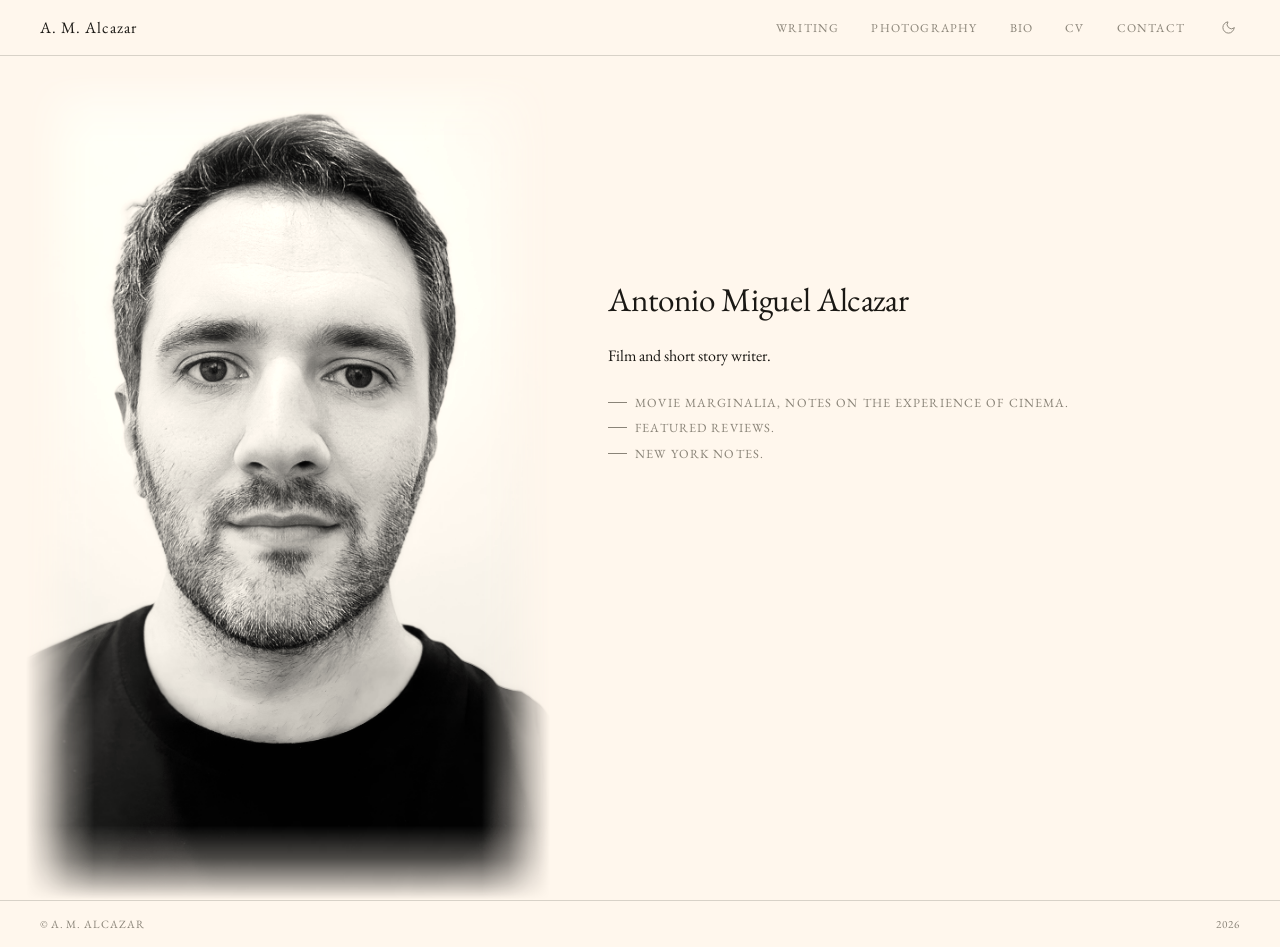
<file: index.html>
<!DOCTYPE html>
<html lang="en">
<head>
  <meta charset="utf-8">
  <meta name="viewport" content="width=device-width, initial-scale=1">
  <title>A. M. Alcazar</title>
  <link rel="preconnect" href="https://fonts.googleapis.com">
  <link href="https://fonts.googleapis.com/css2?family=EB+Garamond:ital,wght@0,400;0,500;1,400&display=swap" rel="stylesheet">
  <link rel="stylesheet" href="/theme.css">
  <script>(function(){if(localStorage.getItem('theme')==='dark')document.documentElement.setAttribute('data-theme','dark');})()</script>
  <style>
    *, *::before, *::after { box-sizing: border-box; margin: 0; padding: 0; }
    :root { --cream: #fff7ed; --ink: #1a1814; --muted: #8a8478; --rule: #d8d2c8; }

    html, body {
      background: var(--cream);
      color: var(--ink);
      font-family: 'EB Garamond', Georgia, serif;
      min-height: 100vh;
    }

    .page {
      min-height: 100vh;
      display: grid;
      grid-template-columns: 45vw 1fr;
      grid-template-rows: auto 1fr auto;
    }

    header {
      grid-column: 1 / -1;
      padding: 0 2.5rem;
      height: 56px;
      display: flex;
      justify-content: space-between;
      align-items: center;
      border-bottom: 1px solid var(--rule);
    }

    .site-name {
      font-family: 'EB Garamond', Georgia, serif;
      font-weight: 400;
      font-size: 1rem;
      letter-spacing: 0.06em;
      color: var(--ink);
      text-decoration: none;
    }

    nav { display: flex; gap: 2rem; }
    nav a {
      font-size: 0.75rem;
      letter-spacing: 0.1em;
      text-transform: uppercase;
      color: var(--muted);
      text-decoration: none;
      transition: color 0.2s;
    }
    nav a:hover { color: var(--ink); }

    .col-photo {
      overflow: hidden;
      position: relative;
      height: calc(100vh - 56px);
      display: flex;
      align-items: flex-start;
      justify-content: center;
      padding-top: 1rem;
    }

    .col-photo img {
      height: 100%;
      width: auto;
      object-fit: contain;
      object-position: center top;
      display: block;
      filter: grayscale(100%) sepia(15%);
      -webkit-mask-image: 
        linear-gradient(to right, transparent 0%, rgba(0,0,0,0.3) 4%, rgba(0,0,0,0.7) 8%, black 13%, black 87%, rgba(0,0,0,0.7) 92%, rgba(0,0,0,0.3) 96%, transparent 100%),
        linear-gradient(to bottom, transparent 0%, rgba(0,0,0,0.3) 2%, rgba(0,0,0,0.7) 5%, black 9%, black 91%, rgba(0,0,0,0.7) 95%, rgba(0,0,0,0.3) 98%, transparent 100%);
      -webkit-mask-composite: source-in;
      mask-image: 
        linear-gradient(to right, transparent 0%, rgba(0,0,0,0.3) 4%, rgba(0,0,0,0.7) 8%, black 13%, black 87%, rgba(0,0,0,0.7) 92%, rgba(0,0,0,0.3) 96%, transparent 100%),
        linear-gradient(to bottom, transparent 0%, rgba(0,0,0,0.3) 2%, rgba(0,0,0,0.7) 5%, black 9%, black 91%, rgba(0,0,0,0.7) 95%, rgba(0,0,0,0.3) 98%, transparent 100%);
      mask-composite: intersect;
    }

    .col-text {
      padding: 25vh 3rem 2.5rem 2rem;
      display: flex;
      flex-direction: column;
      justify-content: flex-start;
      gap: 1.5rem;
    }

    .name {
      font-family: 'EB Garamond', Georgia, serif;
      font-weight: 400;
      font-size: clamp(1.6rem, 2.6vw, 2.6rem);
      line-height: 1.1;
      letter-spacing: -0.01em;
      white-space: nowrap;
    }

    .rule { display: none; }

    .bio {
      font-size: 1rem;
      line-height: 1.75;
      color: var(--ink);
      max-width: 36ch;
    }

    .links { display: flex; flex-direction: column; gap: 0.55rem; }
    .links a {
      font-size: 0.78rem;
      letter-spacing: 0.09em;
      text-transform: uppercase;
      color: var(--muted);
      text-decoration: none;
      display: flex;
      align-items: center;
      gap: 0.5rem;
      transition: color 0.2s;
    }
    .links a::before {
      content: '';
      display: inline-block;
      width: 1.2rem;
      height: 1px;
      background: currentColor;
      flex-shrink: 0;
      transition: width 0.25s;
    }
    .links a:hover { color: var(--ink); }
    .links a:hover::before { width: 2rem; }

    footer {
      grid-column: 1 / -1;
      padding: 1rem 2.5rem;
      border-top: 1px solid var(--rule);
      display: flex;
      justify-content: space-between;
      align-items: center;
    }
    footer span, footer a {
      font-size: 0.7rem;
      letter-spacing: 0.08em;
      color: var(--muted);
      text-transform: uppercase;
      text-decoration: none;
    }
    footer a:hover { color: var(--ink); }

    @media (max-width: 680px) {
      .site-name { display: none; }
      header { padding: 0 1rem; height: 48px; justify-content: center; }
      nav { gap: 0.75rem; }
      nav a { font-size: 0.62rem; }

      .page {
        grid-template-columns: 1fr;
        grid-template-rows: auto auto auto auto auto auto;
        grid-template-areas:
          "header"
          "photo"
          "name"
          "bio"
          "links"
          "footer";
      }

      .col-photo {
        grid-area: photo;
        width: 55%;
        height: auto;
        margin: 0 auto;
        padding: 0;
        display: block;
        overflow: hidden;
      }
      .col-photo img {
        width: 100%;
        height: auto;
        display: block;
        filter: grayscale(100%) sepia(15%);
        -webkit-mask-image:
          linear-gradient(to right, transparent 0%, rgba(0,0,0,0.3) 4%, rgba(0,0,0,0.7) 8%, black 13%, black 87%, rgba(0,0,0,0.7) 92%, rgba(0,0,0,0.3) 96%, transparent 100%),
          linear-gradient(to bottom, transparent 0%, rgba(0,0,0,0.3) 2%, rgba(0,0,0,0.7) 5%, black 9%, black 91%, rgba(0,0,0,0.7) 95%, rgba(0,0,0,0.3) 98%, transparent 100%);
        -webkit-mask-composite: source-in;
        mask-image:
          linear-gradient(to right, transparent 0%, rgba(0,0,0,0.3) 4%, rgba(0,0,0,0.7) 8%, black 13%, black 87%, rgba(0,0,0,0.7) 92%, rgba(0,0,0,0.3) 96%, transparent 100%),
          linear-gradient(to bottom, transparent 0%, rgba(0,0,0,0.3) 2%, rgba(0,0,0,0.7) 5%, black 9%, black 91%, rgba(0,0,0,0.7) 95%, rgba(0,0,0,0.3) 98%, transparent 100%);
        mask-composite: intersect;
      }

      .col-text { display: contents; }

      .name { grid-area: name; font-size: 1.2rem; font-weight: 500; white-space: nowrap; text-align: center; padding: 0.75rem 1rem 0; }
      .rule { display: none; }
      .bio { grid-area: bio; max-width: none; padding: 1rem 1.25rem 0; text-align: center; }
      .links { grid-area: links; padding: 0.75rem 1.25rem 2rem; }

      footer { grid-area: footer; padding: 1rem 1.5rem; }
      .nav-dropdown { left: 0; transform: none; }
    }

    @keyframes fadeUp { from { opacity: 0; transform: translateY(10px); } to { opacity: 1; transform: translateY(0); } }
    .col-text > * { animation: fadeUp 0.55s ease both; }
    .col-text > *:nth-child(1) { animation-delay: 0.08s; }
    .col-text > *:nth-child(2) { animation-delay: 0.18s; }
    .col-text > *:nth-child(3) { animation-delay: 0.28s; }
    .col-text > *:nth-child(4) { animation-delay: 0.4s; }

    .nav-item { position: relative; display: flex; align-items: center; }
    .nav-item > a { display: flex; align-items: center; }
    .nav-dropdown { display: none; position: absolute; top: 100%; left: 50%; transform: translateX(-50%); background: #fff7ed; border: 1px solid var(--rule); min-width: 160px; z-index: 200; padding: 0.5rem 0; padding-top: 0.75rem; margin-top: 0; }
    .nav-dropdown a { display: block; padding: 0.45rem 1rem; font-size: 0.72rem; letter-spacing: 0.08em; text-transform: uppercase; color: var(--muted); text-decoration: none; white-space: nowrap; transition: color 0.2s; }
    .nav-dropdown a:hover { color: var(--ink); }
    .nav-item:hover .nav-dropdown { display: block; }
  </style>
</head>
<body>
  <div class="page">
    <header>
      <a href="/" class="site-name">A. M. Alcazar</a>
      <nav>
        <div class="nav-item"><a href="https://moviemarginalia.com">Writing</a><div class="nav-dropdown"><a href="https://moviemarginalia.substack.com" target="_blank">Movie Marginalia</a><a href="https://moviemarginalia.com/selected">Featured Reviews</a><a href="https://newyorknotes.substack.com/" target="_blank">New York Notes</a></div></div>
        <a href="/photography.html">Photography</a>
        <a href="/bio.html">Bio</a>
        <a href="/cv.html">CV</a>
        <a href="mailto:hello@amalcazar.com">Contact</a>
        <button id="theme-toggle" onclick="toggleTheme()" aria-label="Switch to dark mode"><svg class="icon-moon" width="15" height="15" viewBox="0 0 24 24" fill="none" stroke="currentColor" stroke-width="1.5" stroke-linecap="round" stroke-linejoin="round"><path d="M21 12.79A9 9 0 1 1 11.21 3 7 7 0 0 0 21 12.79z"/></svg><svg class="icon-sun" width="15" height="15" viewBox="0 0 24 24" fill="none" stroke="currentColor" stroke-width="1.5" stroke-linecap="round" stroke-linejoin="round"><circle cx="12" cy="12" r="5"/><line x1="12" y1="1" x2="12" y2="3"/><line x1="12" y1="21" x2="12" y2="23"/><line x1="4.22" y1="4.22" x2="5.64" y2="5.64"/><line x1="18.36" y1="18.36" x2="19.78" y2="19.78"/><line x1="1" y1="12" x2="3" y2="12"/><line x1="21" y1="12" x2="23" y2="12"/><line x1="4.22" y1="19.78" x2="5.64" y2="18.36"/><line x1="18.36" y1="5.64" x2="19.78" y2="4.22"/></svg></button>
      </nav>
    </header>

    <div class="col-photo">
      <img src="photo.jpg" alt="A. M. Alcazar">
    </div>

    <div class="col-text">
      <h1 class="name">Antonio Miguel Alcazar</h1>
      <div class="rule"></div>
      <p class="bio">Film and short story writer.</p>
      <div class="links">
        <a href="https://moviemarginalia.com">Movie Marginalia, notes on the experience of cinema.</a>
        <a href="https://moviemarginalia.com/selected">Featured Reviews.</a>
        <a href="https://newyorknotes.substack.com/" target="_blank">New York Notes.</a>
      </div>
    </div>

    <footer>
      <span>© A. M. Alcazar</span>
      <a href="mailto:hello@moviemarginalia.com">2026</a>
    </footer>
  </div>
  <script src="/scripts/theme.js"></script>
</body>
</html>
</file>
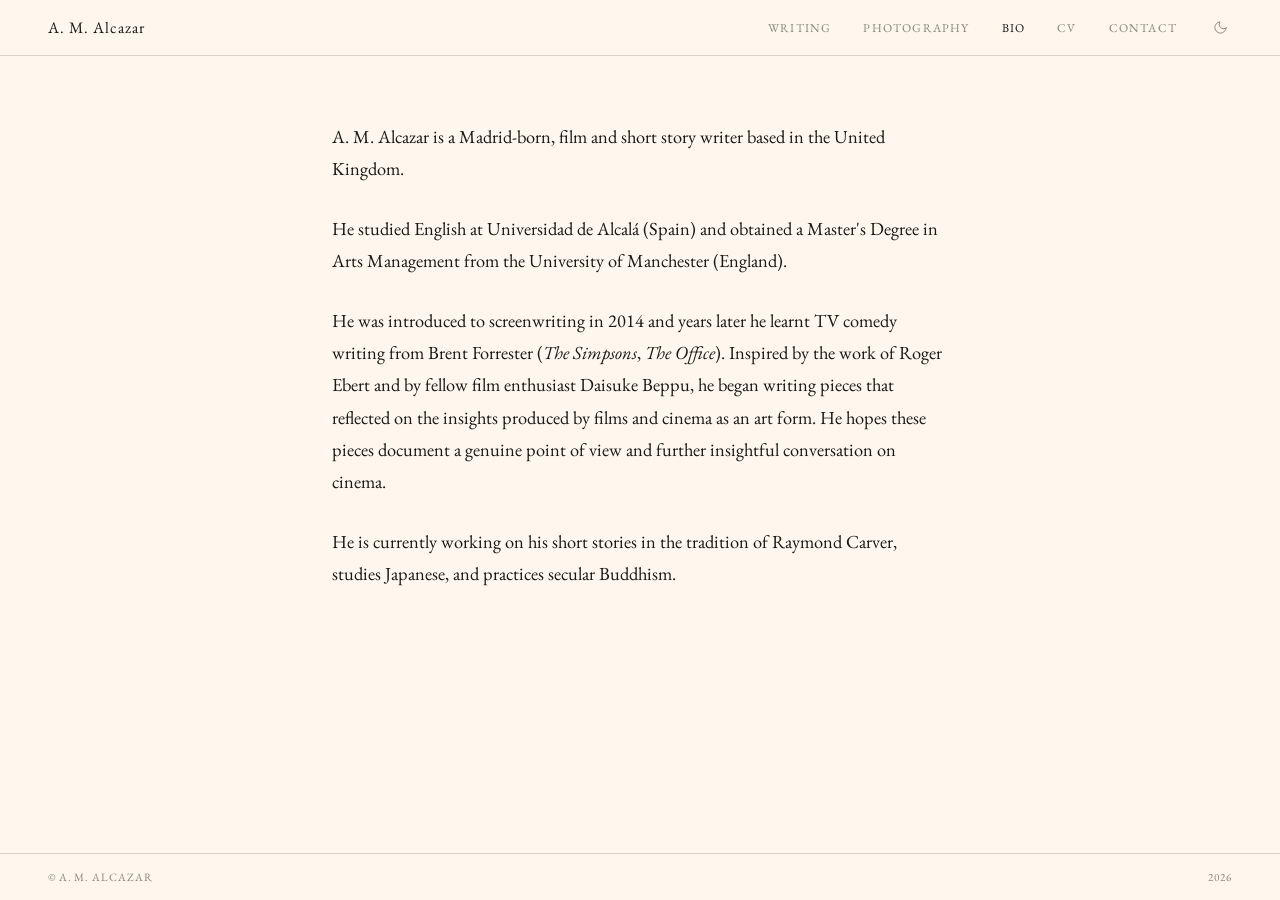
<file: bio.html>
<!DOCTYPE html>
<html lang="en">
<head>
  <meta charset="utf-8">
  <meta name="viewport" content="width=device-width, initial-scale=1">
  <title>Bio — A. M. Alcazar</title>
  <link rel="preconnect" href="https://fonts.googleapis.com">
  <link href="https://fonts.googleapis.com/css2?family=EB+Garamond:ital,wght@0,400;0,500;1,400&display=swap" rel="stylesheet">
  <link rel="stylesheet" href="/theme.css">
  <script>(function(){if(localStorage.getItem('theme')==='dark')document.documentElement.setAttribute('data-theme','dark');})()</script>
  <style>
    *, *::before, *::after { box-sizing: border-box; margin: 0; padding: 0; }
    :root { --bg: #fff7ed; --ink: #1a1814; --muted: #8a8478; --rule: #d8d2c8; }

    html, body {
      background: var(--bg);
      color: var(--ink);
      font-family: 'EB Garamond', Georgia, serif;
      min-height: 100vh;
    }

    body {
      display: flex;
      flex-direction: column;
    }

    header {
      padding: 0 3rem;
      height: 56px;
      display: flex;
      justify-content: space-between;
      align-items: center;
      border-bottom: 1px solid var(--rule);
    }

    .site-name {
      font-family: 'EB Garamond', Georgia, serif;
      font-weight: 400;
      font-size: 1rem;
      letter-spacing: 0.06em;
      color: var(--ink);
      text-decoration: none;
    }

    nav { display: flex; gap: 2rem; align-items: center; }
    nav a {
      font-size: 0.75rem;
      letter-spacing: 0.1em;
      text-transform: uppercase;
      color: var(--muted);
      text-decoration: none;
      transition: color 0.2s;
    }
    nav a:hover { color: var(--ink); }
    nav a.active { color: var(--ink); }

    .bio-wrap {
      flex: 1;
      max-width: 680px;
      margin: 0 auto;
      padding: 4rem 2rem 6rem;
    }

    .bio-wrap p {
      font-size: 1.15rem;
      line-height: 1.75;
      margin-bottom: 1.5em;
    }

    .bio-wrap p:last-child {
      margin-bottom: 0;
    }

    footer {
      padding: 1rem 3rem;
      border-top: 1px solid var(--rule);
      display: flex;
      justify-content: space-between;
      align-items: center;
    }
    footer span, footer a {
      font-size: 0.7rem;
      letter-spacing: 0.08em;
      color: var(--muted);
      text-transform: uppercase;
      text-decoration: none;
    }
    footer a:hover { color: var(--ink); }
    .nav-item { position: relative; display: flex; align-items: center; }
    .nav-dropdown { display: none; position: absolute; top: 100%; left: 50%; transform: translateX(-50%); background: #fff7ed; border: 1px solid var(--rule); min-width: 160px; z-index: 200; padding: 0.5rem 0; padding-top: 0.75rem; margin-top: 0; }
    .nav-dropdown a { display: block; padding: 0.45rem 1rem; font-size: 0.72rem; letter-spacing: 0.08em; text-transform: uppercase; color: var(--muted); text-decoration: none; white-space: nowrap; transition: color 0.2s; }
    .nav-dropdown a:hover { color: var(--ink); }
    .nav-item:hover .nav-dropdown { display: block; }

    @media (max-width: 680px) {
      .site-name { display: none; }
      header { padding: 0 1.5rem; }
      nav { gap: 1.25rem; }
      nav a { font-size: 0.68rem; }
      .bio-wrap { padding: 2.5rem 1.5rem 4rem; }
      footer { padding: 1rem 1.5rem; }
      .nav-dropdown { left: 0; transform: none; }
    }
</style>
</head>
<body>

  <header>
    <a href="/" class="site-name">A. M. Alcazar</a>
    <nav>
      <div class="nav-item"><a href="https://moviemarginalia.com">Writing</a><div class="nav-dropdown"><a href="https://moviemarginalia.substack.com" target="_blank">Movie Marginalia</a><a href="https://moviemarginalia.com/selected">Featured Reviews</a></div></div>
      <a href="/photography.html">Photography</a>
      <a href="/bio.html" class="active">Bio</a>
      <a href="/cv.html">CV</a>
      <a href="mailto:hello@amalcazar.com">Contact</a>
      <button id="theme-toggle" onclick="toggleTheme()" aria-label="Switch to dark mode"><svg class="icon-moon" width="15" height="15" viewBox="0 0 24 24" fill="none" stroke="currentColor" stroke-width="1.5" stroke-linecap="round" stroke-linejoin="round"><path d="M21 12.79A9 9 0 1 1 11.21 3 7 7 0 0 0 21 12.79z"/></svg><svg class="icon-sun" width="15" height="15" viewBox="0 0 24 24" fill="none" stroke="currentColor" stroke-width="1.5" stroke-linecap="round" stroke-linejoin="round"><circle cx="12" cy="12" r="5"/><line x1="12" y1="1" x2="12" y2="3"/><line x1="12" y1="21" x2="12" y2="23"/><line x1="4.22" y1="4.22" x2="5.64" y2="5.64"/><line x1="18.36" y1="18.36" x2="19.78" y2="19.78"/><line x1="1" y1="12" x2="3" y2="12"/><line x1="21" y1="12" x2="23" y2="12"/><line x1="4.22" y1="19.78" x2="5.64" y2="18.36"/><line x1="18.36" y1="5.64" x2="19.78" y2="4.22"/></svg></button>
    </nav>
  </header>

  <div class="bio-wrap">
    <p>A. M. Alcazar is a Madrid-born, film and short story writer based in the United Kingdom.</p>
    <p>He studied English at Universidad de Alcalá (Spain) and obtained a Master's Degree in Arts Management from the University of Manchester (England).</p>
    <p>He was introduced to screenwriting in 2014 and years later he learnt TV comedy writing from Brent Forrester (<i>The Simpsons</i>, <i>The Office</i>). Inspired by the work of Roger Ebert and by fellow film enthusiast Daisuke Beppu, he began writing pieces that reflected on the insights produced by films and cinema as an art form. He hopes these pieces document a genuine point of view and further insightful conversation on cinema.</p>
    <p>He is currently working on his short stories in the tradition of Raymond Carver, studies Japanese, and practices secular Buddhism.</p>
  </div>

  <footer>
    <span>© A. M. Alcazar</span>
    <span>2026</span>
  </footer>

  <script src="/scripts/theme.js"></script>
</body>
</html>
</file>
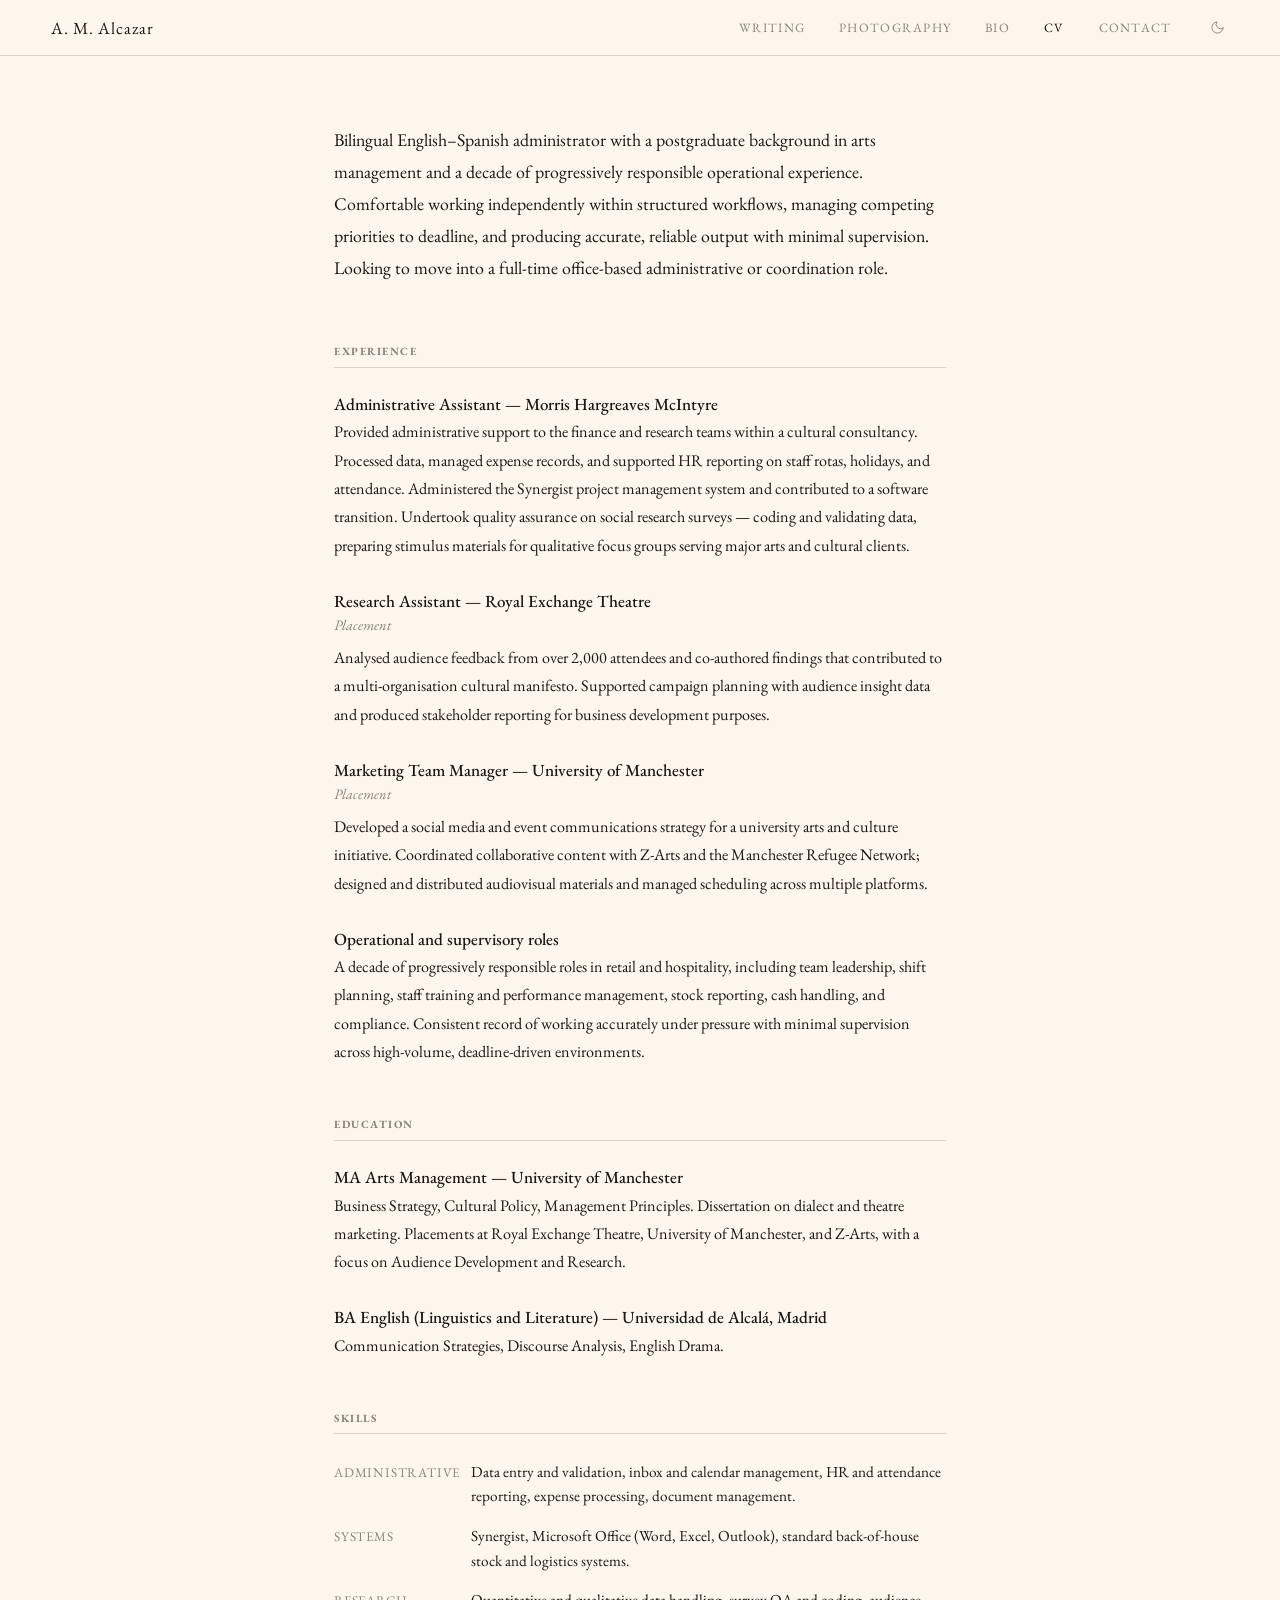
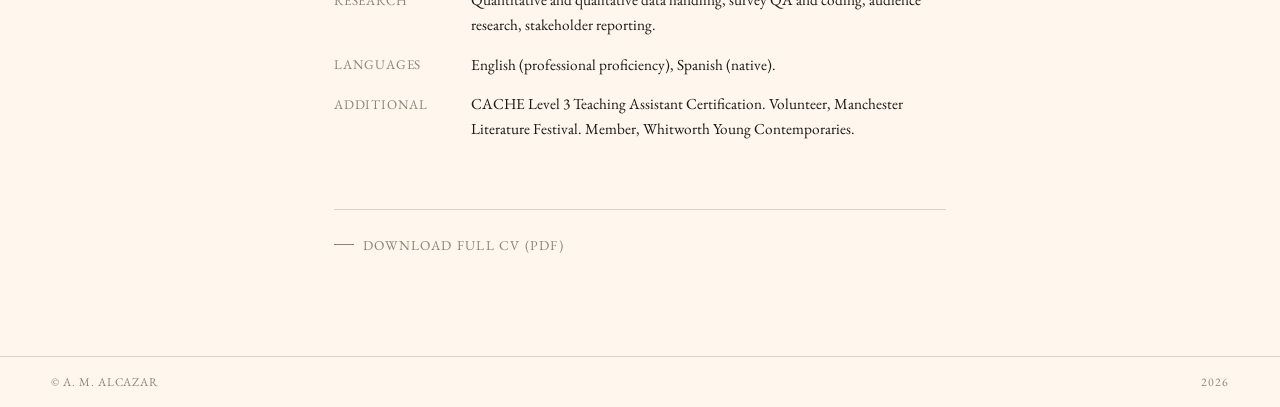
<file: cv.html>
<!DOCTYPE html>
<html lang="en">
<head>
  <meta charset="utf-8">
  <meta name="viewport" content="width=device-width, initial-scale=1">
  <title>CV — A. M. Alcazar</title>
  <link rel="preconnect" href="https://fonts.googleapis.com">
  <link href="https://fonts.googleapis.com/css2?family=EB+Garamond:ital,wght@0,400;0,500;1,400&display=swap" rel="stylesheet">
  <link rel="stylesheet" href="/theme.css">
  <script>(function(){if(localStorage.getItem('theme')==='dark')document.documentElement.setAttribute('data-theme','dark');})()</script>
  <style>
    *, *::before, *::after { box-sizing: border-box; margin: 0; padding: 0; }
    :root { --bg: #fff7ed; --ink: #1a1814; --muted: #8a8478; --rule: #d8d2c8; }

    html, body {
      background: var(--bg);
      color: var(--ink);
      font-family: 'EB Garamond', Georgia, serif;
      font-size: 17px;
      min-height: 100vh;
    }

    body {
      display: flex;
      flex-direction: column;
    }

    header {
      padding: 0 3rem;
      height: 56px;
      display: flex;
      justify-content: space-between;
      align-items: center;
      border-bottom: 1px solid var(--rule);
    }

    .site-name {
      font-family: 'EB Garamond', Georgia, serif;
      font-weight: 400;
      font-size: 1rem;
      letter-spacing: 0.06em;
      color: var(--ink);
      text-decoration: none;
    }

    nav { display: flex; gap: 2rem; align-items: center; }
    nav a {
      font-size: 0.75rem;
      letter-spacing: 0.1em;
      text-transform: uppercase;
      color: var(--muted);
      text-decoration: none;
      transition: color 0.2s;
    }
    nav a:hover { color: var(--ink); }
    nav a.active { color: var(--ink); }

    .cv-wrap {
      flex: 1;
      max-width: 680px;
      margin: 0 auto;
      padding: 4rem 2rem 6rem;
    }

    /* Profile */
    .cv-profile {
      font-size: 1.05rem;
      line-height: 1.8;
      margin-bottom: 3.5rem;
    }

    /* Sections */
    .cv-section {
      margin-bottom: 3rem;
    }

    .cv-section-title {
      font-size: 0.65rem;
      font-weight: 700;
      letter-spacing: 0.14em;
      text-transform: uppercase;
      color: var(--muted);
      margin-bottom: 1.5rem;
      padding-bottom: 0.5rem;
      border-bottom: 1px solid var(--rule);
    }

    /* Experience entries */
    .cv-entry {
      margin-bottom: 1.75rem;
    }

    .cv-entry-title {
      font-size: 1rem;
      font-weight: 500;
      margin-bottom: 0.2rem;
    }

    .cv-entry-sub {
      font-size: 0.85rem;
      color: var(--muted);
      font-style: italic;
      margin-bottom: 0.6rem;
    }

    .cv-entry-body {
      font-size: 0.95rem;
      line-height: 1.75;
      color: var(--ink);
    }

    /* Skills */
    .cv-skills {
      display: flex;
      flex-direction: column;
      gap: 0.9rem;
    }

    .cv-skill-row {
      display: grid;
      grid-template-columns: 120px 1fr;
      gap: 1rem;
      font-size: 0.9rem;
      line-height: 1.6;
    }

    .cv-skill-label {
      font-size: 0.78rem;
      letter-spacing: 0.06em;
      text-transform: uppercase;
      color: var(--muted);
      padding-top: 0.1rem;
    }

    /* Download */
    .cv-download {
      margin-top: 4rem;
      padding-top: 1.5rem;
      border-top: 1px solid var(--rule);
      display: flex;
      align-items: center;
      gap: 0.5rem;
    }

    .cv-download a {
      font-size: 0.8rem;
      letter-spacing: 0.09em;
      text-transform: uppercase;
      color: var(--muted);
      text-decoration: none;
      display: flex;
      align-items: center;
      gap: 0.5rem;
      transition: color 0.2s;
    }

    .cv-download a::before {
      content: '';
      display: inline-block;
      width: 1.2rem;
      height: 1px;
      background: currentColor;
      transition: width 0.25s;
    }

    .cv-download a:hover { color: var(--ink); }
    .cv-download a:hover::before { width: 2rem; }

    footer {
      padding: 1rem 3rem;
      border-top: 1px solid var(--rule);
      display: flex;
      justify-content: space-between;
      align-items: center;
    }
    footer span, footer a {
      font-size: 0.7rem;
      letter-spacing: 0.08em;
      color: var(--muted);
      text-transform: uppercase;
      text-decoration: none;
    }
    footer a:hover { color: var(--ink); }
    .nav-item { position: relative; display: flex; align-items: center; }
    .nav-dropdown { display: none; position: absolute; top: 100%; left: 50%; transform: translateX(-50%); background: #fff7ed; border: 1px solid var(--rule); min-width: 160px; z-index: 200; padding: 0.5rem 0; padding-top: 0.75rem; margin-top: 0; }
    .nav-dropdown a { display: block; padding: 0.45rem 1rem; font-size: 0.72rem; letter-spacing: 0.08em; text-transform: uppercase; color: var(--muted); text-decoration: none; white-space: nowrap; transition: color 0.2s; }
    .nav-dropdown a:hover { color: var(--ink); }
    .nav-item:hover .nav-dropdown { display: block; }

    @media (max-width: 680px) {
      .site-name { display: none; }
      header { padding: 0 1.5rem; }
      nav { gap: 1.25rem; }
      nav a { font-size: 0.68rem; }
      .cv-wrap { padding: 2.5rem 1.5rem 4rem; }
      .cv-skill-row { grid-template-columns: 1fr; gap: 0.2rem; }
      .cv-skill-label { margin-bottom: 0.1rem; }
      footer { padding: 1rem 1.5rem; }
      .nav-dropdown { left: 0; transform: none; }
    }
</style>
</head>
<body>

  <header>
    <a href="/" class="site-name">A. M. Alcazar</a>
    <nav>
      <div class="nav-item"><a href="https://moviemarginalia.com">Writing</a><div class="nav-dropdown"><a href="https://moviemarginalia.substack.com" target="_blank">Movie Marginalia</a><a href="https://moviemarginalia.com/selected">Featured Reviews</a></div></div>
      <a href="https://moviemarginalia.com/photography/">Photography</a>
      <a href="/bio.html">Bio</a>
      <a href="/cv.html" class="active">CV</a>
      <a href="mailto:hello@amalcazar.com">Contact</a>
      <button id="theme-toggle" onclick="toggleTheme()" aria-label="Switch to dark mode"><svg class="icon-moon" width="15" height="15" viewBox="0 0 24 24" fill="none" stroke="currentColor" stroke-width="1.5" stroke-linecap="round" stroke-linejoin="round"><path d="M21 12.79A9 9 0 1 1 11.21 3 7 7 0 0 0 21 12.79z"/></svg><svg class="icon-sun" width="15" height="15" viewBox="0 0 24 24" fill="none" stroke="currentColor" stroke-width="1.5" stroke-linecap="round" stroke-linejoin="round"><circle cx="12" cy="12" r="5"/><line x1="12" y1="1" x2="12" y2="3"/><line x1="12" y1="21" x2="12" y2="23"/><line x1="4.22" y1="4.22" x2="5.64" y2="5.64"/><line x1="18.36" y1="18.36" x2="19.78" y2="19.78"/><line x1="1" y1="12" x2="3" y2="12"/><line x1="21" y1="12" x2="23" y2="12"/><line x1="4.22" y1="19.78" x2="5.64" y2="18.36"/><line x1="18.36" y1="5.64" x2="19.78" y2="4.22"/></svg></button>
    </nav>
  </header>

  <div class="cv-wrap">

    <div class="cv-profile">
      Bilingual English–Spanish administrator with a postgraduate background in arts management and a decade of progressively responsible operational experience. Comfortable working independently within structured workflows, managing competing priorities to deadline, and producing accurate, reliable output with minimal supervision. Looking to move into a full-time office-based administrative or coordination role.
    </div>

    <div class="cv-section">
      <p class="cv-section-title">Experience</p>

      <div class="cv-entry">
        <div class="cv-entry-title">Administrative Assistant — Morris Hargreaves McIntyre</div>
        <div class="cv-entry-body">Provided administrative support to the finance and research teams within a cultural consultancy. Processed data, managed expense records, and supported HR reporting on staff rotas, holidays, and attendance. Administered the Synergist project management system and contributed to a software transition. Undertook quality assurance on social research surveys — coding and validating data, preparing stimulus materials for qualitative focus groups serving major arts and cultural clients.</div>
      </div>

      <div class="cv-entry">
        <div class="cv-entry-title">Research Assistant — Royal Exchange Theatre</div>
        <div class="cv-entry-sub">Placement</div>
        <div class="cv-entry-body">Analysed audience feedback from over 2,000 attendees and co-authored findings that contributed to a multi-organisation cultural manifesto. Supported campaign planning with audience insight data and produced stakeholder reporting for business development purposes.</div>
      </div>

      <div class="cv-entry">
        <div class="cv-entry-title">Marketing Team Manager — University of Manchester</div>
        <div class="cv-entry-sub">Placement</div>
        <div class="cv-entry-body">Developed a social media and event communications strategy for a university arts and culture initiative. Coordinated collaborative content with Z-Arts and the Manchester Refugee Network; designed and distributed audiovisual materials and managed scheduling across multiple platforms.</div>
      </div>

      <div class="cv-entry">
        <div class="cv-entry-title">Operational and supervisory roles</div>
        <div class="cv-entry-body">A decade of progressively responsible roles in retail and hospitality, including team leadership, shift planning, staff training and performance management, stock reporting, cash handling, and compliance. Consistent record of working accurately under pressure with minimal supervision across high-volume, deadline-driven environments.</div>
      </div>

    </div>

    <div class="cv-section">
      <p class="cv-section-title">Education</p>

      <div class="cv-entry">
        <div class="cv-entry-title">MA Arts Management — University of Manchester</div>
        <div class="cv-entry-body">Business Strategy, Cultural Policy, Management Principles. Dissertation on dialect and theatre marketing. Placements at Royal Exchange Theatre, University of Manchester, and Z-Arts, with a focus on Audience Development and Research.</div>
      </div>

      <div class="cv-entry">
        <div class="cv-entry-title">BA English (Linguistics and Literature) — Universidad de Alcalá, Madrid</div>
        <div class="cv-entry-body">Communication Strategies, Discourse Analysis, English Drama.</div>
      </div>

    </div>

    <div class="cv-section">
      <p class="cv-section-title">Skills</p>
      <div class="cv-skills">
        <div class="cv-skill-row">
          <span class="cv-skill-label">Administrative</span>
          <span>Data entry and validation, inbox and calendar management, HR and attendance reporting, expense processing, document management.</span>
        </div>
        <div class="cv-skill-row">
          <span class="cv-skill-label">Systems</span>
          <span>Synergist, Microsoft Office (Word, Excel, Outlook), standard back-of-house stock and logistics systems.</span>
        </div>
        <div class="cv-skill-row">
          <span class="cv-skill-label">Research</span>
          <span>Quantitative and qualitative data handling, survey QA and coding, audience research, stakeholder reporting.</span>
        </div>
        <div class="cv-skill-row">
          <span class="cv-skill-label">Languages</span>
          <span>English (professional proficiency), Spanish (native).</span>
        </div>
        <div class="cv-skill-row">
          <span class="cv-skill-label">Additional</span>
          <span>CACHE Level 3 Teaching Assistant Certification. Volunteer, Manchester Literature Festival. Member, Whitworth Young Contemporaries.</span>
        </div>
      </div>
    </div>

    <div class="cv-download">
      <a href="/Antonio_Alcazar_CV_2026.pdf" download>Download full CV (PDF)</a>
    </div>

  </div>

  <footer>
    <span>© A. M. Alcazar</span>
    <span>2026</span>
  </footer>

  <script src="/scripts/theme.js"></script>
</body>
</html>
</file>
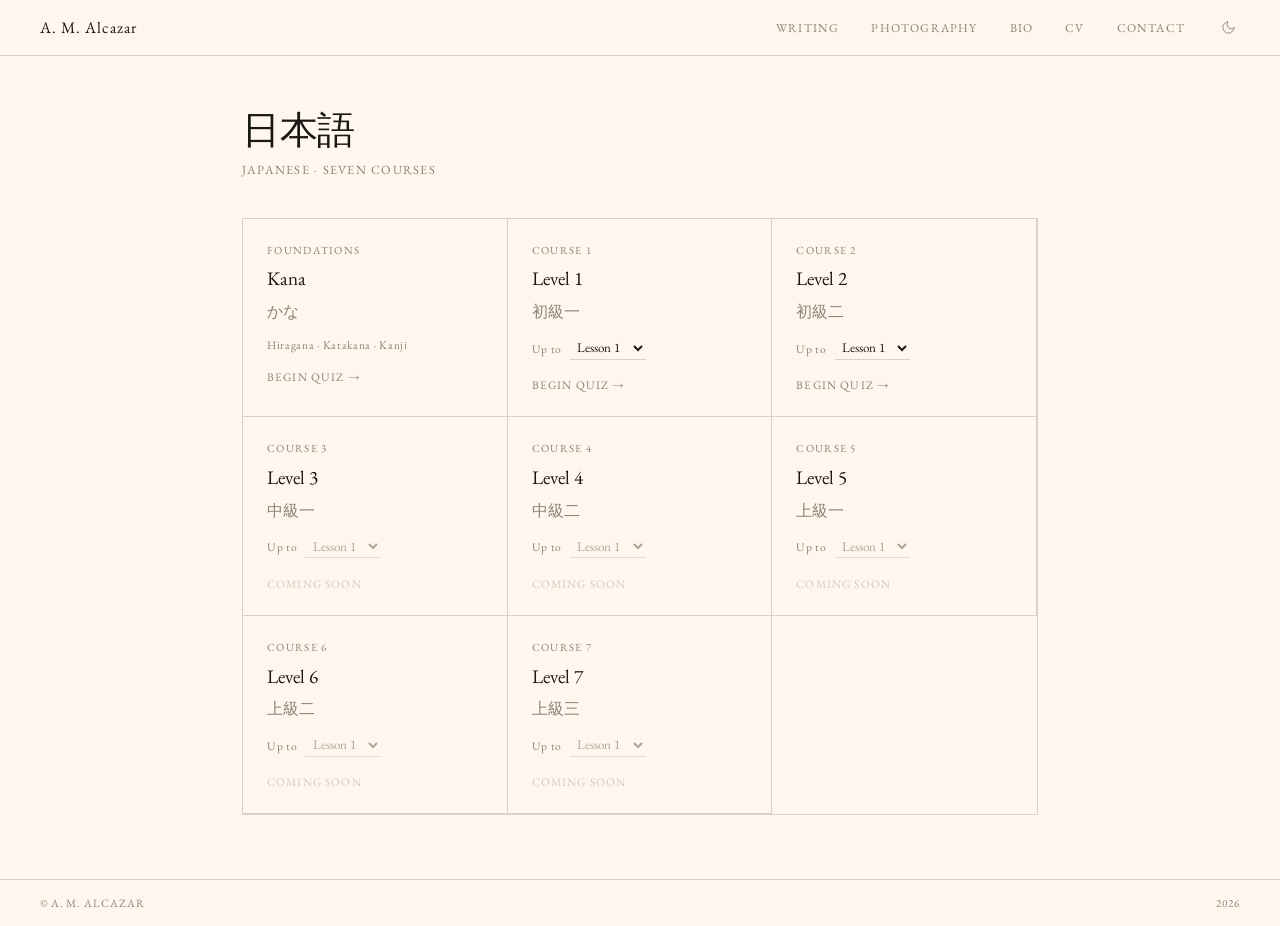
<file: japanese/japanese.html>
<!DOCTYPE html>
<html lang="en">
<head>
  <meta charset="utf-8">
  <meta name="viewport" content="width=device-width, initial-scale=1">
  <title>日本語 — A. M. Alcazar</title>
  <link rel="preconnect" href="https://fonts.googleapis.com">
  <link href="https://fonts.googleapis.com/css2?family=EB+Garamond:ital,wght@0,400;0,500;1,400&display=swap" rel="stylesheet">
  <link rel="stylesheet" href="/theme.css">
  <script>(function(){if(localStorage.getItem('theme')==='dark')document.documentElement.setAttribute('data-theme','dark');})()</script>
  <style>
    *, *::before, *::after { box-sizing: border-box; margin: 0; padding: 0; }
    :root { --cream: #fff7ed; --ink: #1a1814; --muted: #8a8478; --rule: #d8d2c8; }

    html, body {
      background: var(--cream);
      color: var(--ink);
      font-family: 'EB Garamond', Georgia, serif;
      min-height: 100vh;
      display: flex;
      flex-direction: column;
    }

    header {
      padding: 0 2.5rem;
      height: 56px;
      display: flex;
      justify-content: space-between;
      align-items: center;
      border-bottom: 1px solid var(--rule);
      flex-shrink: 0;
    }
    .site-name {
      font-weight: 400;
      font-size: 1rem;
      letter-spacing: 0.06em;
      color: var(--ink);
      text-decoration: none;
    }
    nav { display: flex; gap: 2rem; }
    nav a {
      font-size: 0.75rem;
      letter-spacing: 0.1em;
      text-transform: uppercase;
      color: var(--muted);
      text-decoration: none;
      transition: color 0.2s;
    }
    nav a:hover { color: var(--ink); }

    main {
      flex: 1;
      max-width: 860px;
      margin: 0 auto;
      padding: 3rem 2rem 4rem;
      width: 100%;
    }

    .page-title {
      font-size: clamp(1.8rem, 3vw, 2.6rem);
      font-weight: 400;
      letter-spacing: -0.01em;
      margin-bottom: 0.3rem;
    }
    .page-subtitle {
      font-size: 0.78rem;
      letter-spacing: 0.1em;
      text-transform: uppercase;
      color: var(--muted);
      margin-bottom: 2.5rem;
    }

    .course-grid {
      display: grid;
      grid-template-columns: repeat(auto-fill, minmax(230px, 1fr));
      border: 1px solid var(--rule);
    }

    .course-card {
      padding: 1.5rem;
      border-right: 1px solid var(--rule);
      border-bottom: 1px solid var(--rule);
      display: flex;
      flex-direction: column;
      gap: 0.6rem;
    }

    .course-label {
      font-size: 0.68rem;
      letter-spacing: 0.12em;
      text-transform: uppercase;
      color: var(--muted);
    }
    .course-title { font-size: 1.2rem; font-weight: 400; }
    .course-jp { font-size: 1rem; color: var(--muted); }

    .lesson-selector {
      display: flex;
      align-items: center;
      gap: 0.5rem;
      margin-top: 0.25rem;
    }
    .lesson-selector label {
      font-size: 0.72rem;
      letter-spacing: 0.06em;
      color: var(--muted);
      white-space: nowrap;
    }
    .lesson-selector select {
      font-family: 'EB Garamond', Georgia, serif;
      font-size: 0.82rem;
      background: transparent;
      border: none;
      border-bottom: 1px solid var(--rule);
      color: var(--ink);
      padding: 0.1rem 0.2rem;
      cursor: pointer;
      outline: none;
    }
    .lesson-selector select:disabled { color: var(--muted); cursor: default; }
    .lesson-selector select:focus { border-bottom-color: var(--ink); }

    .card-link {
      margin-top: 0.5rem;
      font-size: 0.72rem;
      letter-spacing: 0.1em;
      text-transform: uppercase;
      color: var(--muted);
      text-decoration: none;
      display: inline-flex;
      align-items: center;
      gap: 0.3rem;
      transition: color 0.2s;
    }
    .card-link:hover { color: var(--ink); }
    .card-link.unavailable { pointer-events: none; opacity: 0.38; }

    footer {
      padding: 1rem 2.5rem;
      border-top: 1px solid var(--rule);
      display: flex;
      justify-content: space-between;
      align-items: center;
      flex-shrink: 0;
    }
    footer span, footer a {
      font-size: 0.7rem;
      letter-spacing: 0.08em;
      color: var(--muted);
      text-transform: uppercase;
      text-decoration: none;
    }
    footer a:hover { color: var(--ink); }

    @media (max-width: 680px) {
      .site-name { display: none; }
      header { padding: 0 1rem; height: 48px; justify-content: center; }
      nav { gap: 0.75rem; }
      nav a { font-size: 0.62rem; }
      main { padding: 2rem 1rem 3rem; }
      .course-grid { grid-template-columns: 1fr; }
    }
  </style>
</head>
<body>
  <header>
    <a href="/" class="site-name">A. M. Alcazar</a>
    <nav>
      <a href="https://moviemarginalia.com">Writing</a>
      <a href="/photography.html">Photography</a>
      <a href="/bio.html">Bio</a>
      <a href="/cv.html">CV</a>
      <a href="mailto:hello@amalcazar.com">Contact</a>
      <button id="theme-toggle" onclick="toggleTheme()" aria-label="Switch to dark mode"><svg class="icon-moon" width="15" height="15" viewBox="0 0 24 24" fill="none" stroke="currentColor" stroke-width="1.5" stroke-linecap="round" stroke-linejoin="round"><path d="M21 12.79A9 9 0 1 1 11.21 3 7 7 0 0 0 21 12.79z"/></svg><svg class="icon-sun" width="15" height="15" viewBox="0 0 24 24" fill="none" stroke="currentColor" stroke-width="1.5" stroke-linecap="round" stroke-linejoin="round"><circle cx="12" cy="12" r="5"/><line x1="12" y1="1" x2="12" y2="3"/><line x1="12" y1="21" x2="12" y2="23"/><line x1="4.22" y1="4.22" x2="5.64" y2="5.64"/><line x1="18.36" y1="18.36" x2="19.78" y2="19.78"/><line x1="1" y1="12" x2="3" y2="12"/><line x1="21" y1="12" x2="23" y2="12"/><line x1="4.22" y1="19.78" x2="5.64" y2="18.36"/><line x1="18.36" y1="5.64" x2="19.78" y2="4.22"/></svg></button>
    </nav>
  </header>

  <main>
    <h1 class="page-title">日本語</h1>
    <p class="page-subtitle">Japanese · Seven Courses</p>
    <div class="course-grid" id="courseGrid"></div>
  </main>

  <footer>
    <span>© A. M. Alcazar</span>
    <a href="mailto:hello@moviemarginalia.com">2026</a>
  </footer>

  <script>
    const COURSES = [
      { num: 1, title: "Level 1", jp: "初級一", maxLessons: 25, available: true },
      { num: 2, title: "Level 2", jp: "初級二", maxLessons: 25, available: true },
      { num: 3, title: "Level 3", jp: "中級一", maxLessons: 25, available: false },
      { num: 4, title: "Level 4", jp: "中級二", maxLessons: 25, available: false },
      { num: 5, title: "Level 5", jp: "上級一", maxLessons: 25, available: false },
      { num: 6, title: "Level 6", jp: "上級二", maxLessons: 25, available: false },
      { num: 7, title: "Level 7", jp: "上級三", maxLessons: 25, available: false },
    ];

    const grid = document.getElementById('courseGrid');

    // Kana card (no lesson selector — uses its own selection UI)
    const kanaCard = document.createElement('div');
    kanaCard.className = 'course-card';
    kanaCard.innerHTML = `
      <div class="course-label">Foundations</div>
      <div class="course-title">Kana</div>
      <div class="course-jp">かな</div>
      <div style="font-size:0.72rem;letter-spacing:0.06em;color:var(--muted);margin-top:0.25rem;">Hiragana · Katakana · Kanji</div>
      <a href="kana_quiz.html" class="card-link" style="margin-top:0.5rem;">Begin quiz →</a>
    `;
    grid.appendChild(kanaCard);

    COURSES.forEach(course => {
      const key = `jp_course${course.num}_maxLesson`;
      const saved = parseInt(localStorage.getItem(key)) || 1;

      let options = '';
      for (let i = 1; i <= course.maxLessons; i++) {
        options += `<option value="${i}"${i === saved ? ' selected' : ''}>Lesson ${i}</option>`;
      }

      const card = document.createElement('div');
      card.className = 'course-card';
      card.innerHTML = `
        <div class="course-label">Course ${course.num}</div>
        <div class="course-title">${course.title}</div>
        <div class="course-jp">${course.jp}</div>
        <div class="lesson-selector">
          <label for="sel${course.num}">Up to</label>
          <select id="sel${course.num}"${!course.available ? ' disabled' : ''}>${options}</select>
        </div>
        <a href="japanese${course.num}_quiz.html" class="card-link${!course.available ? ' unavailable' : ''}">
          ${course.available ? 'Begin quiz →' : 'Coming soon'}
        </a>
      `;

      if (course.available) {
        card.querySelector('select').addEventListener('change', e => {
          localStorage.setItem(key, e.target.value);
        });
      }

      grid.appendChild(card);
    });
  </script>
  <script src="/scripts/theme.js"></script>
</body>
</html>
</file>
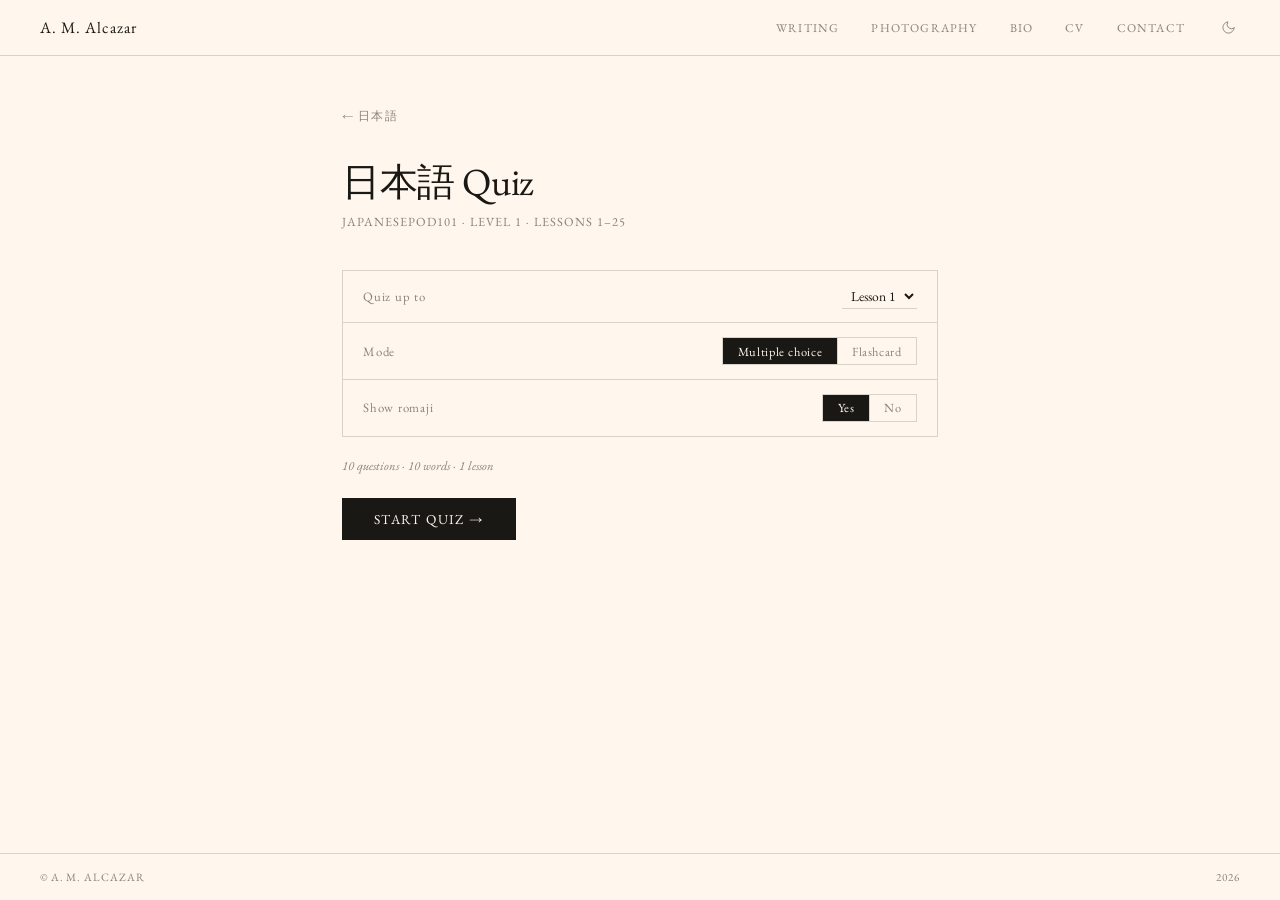
<file: japanese/japanese1_quiz.html>
<!DOCTYPE html>
<html lang="en">
<head>
  <meta charset="utf-8">
  <meta name="viewport" content="width=device-width, initial-scale=1">
  <title>日本語 Quiz — Level 1</title>
  <link rel="preconnect" href="https://fonts.googleapis.com">
  <link href="https://fonts.googleapis.com/css2?family=EB+Garamond:ital,wght@0,400;0,500;1,400&display=swap" rel="stylesheet">
  <link rel="stylesheet" href="/theme.css">
  <script>(function(){if(localStorage.getItem('theme')==='dark')document.documentElement.setAttribute('data-theme','dark');})()</script>
  <style>
    *, *::before, *::after { box-sizing: border-box; margin: 0; padding: 0; }
    :root {
      --cream: #fff7ed; --ink: #1a1814; --muted: #8a8478; --rule: #d8d2c8;
      --green: #2a5c2a; --green-bg: #eef4ee;
      --red: #7a2828; --red-bg: #f4eeee;
    }

    html, body {
      background: var(--cream);
      color: var(--ink);
      font-family: 'EB Garamond', Georgia, serif;
      min-height: 100vh;
      display: flex;
      flex-direction: column;
    }

    header {
      padding: 0 2.5rem;
      height: 56px;
      display: flex;
      justify-content: space-between;
      align-items: center;
      border-bottom: 1px solid var(--rule);
      flex-shrink: 0;
    }
    .site-name {
      font-weight: 400;
      font-size: 1rem;
      letter-spacing: 0.06em;
      color: var(--ink);
      text-decoration: none;
    }
    nav { display: flex; gap: 2rem; }
    nav a {
      font-size: 0.75rem;
      letter-spacing: 0.1em;
      text-transform: uppercase;
      color: var(--muted);
      text-decoration: none;
      transition: color 0.2s;
    }
    nav a:hover { color: var(--ink); }

    main {
      flex: 1;
      max-width: 660px;
      margin: 0 auto;
      padding: 3rem 2rem 4rem;
      width: 100%;
    }

    .back-link {
      font-size: 0.72rem;
      letter-spacing: 0.1em;
      text-transform: uppercase;
      color: var(--muted);
      text-decoration: none;
      display: inline-block;
      margin-bottom: 2rem;
      transition: color 0.2s;
    }
    .back-link:hover { color: var(--ink); }

    /* ── Start screen ─────────────────────────────────────────────── */
    .quiz-title {
      font-size: clamp(1.8rem, 3vw, 2.6rem);
      font-weight: 400;
      letter-spacing: -0.01em;
      margin-bottom: 0.3rem;
    }
    .quiz-meta {
      font-size: 0.78rem;
      letter-spacing: 0.08em;
      text-transform: uppercase;
      color: var(--muted);
      margin-bottom: 2.5rem;
    }

    .settings-panel {
      border: 1px solid var(--rule);
      margin-bottom: 1.25rem;
    }
    .setting-row {
      display: flex;
      align-items: center;
      justify-content: space-between;
      padding: 0.85rem 1.25rem;
      border-bottom: 1px solid var(--rule);
    }
    .setting-row:last-child { border-bottom: none; }
    .setting-label {
      font-size: 0.8rem;
      letter-spacing: 0.06em;
      color: var(--muted);
    }

    .toggle-group { display: flex; border: 1px solid var(--rule); }
    .toggle {
      font-family: 'EB Garamond', Georgia, serif;
      font-size: 0.78rem;
      letter-spacing: 0.05em;
      padding: 0.3rem 0.9rem;
      background: transparent;
      border: none;
      border-right: 1px solid var(--rule);
      color: var(--muted);
      cursor: pointer;
      transition: background 0.15s, color 0.15s;
    }
    .toggle:last-child { border-right: none; }
    .toggle.active { background: var(--ink); color: var(--cream); }

    .lesson-select {
      font-family: 'EB Garamond', Georgia, serif;
      font-size: 0.85rem;
      background: transparent;
      border: none;
      border-bottom: 1px solid var(--rule);
      color: var(--ink);
      padding: 0.1rem 0.3rem;
      cursor: pointer;
      outline: none;
    }
    .lesson-select:focus { border-bottom-color: var(--ink); }

    .pool-info {
      font-size: 0.78rem;
      color: var(--muted);
      font-style: italic;
      margin-bottom: 1.5rem;
    }

    .start-btn {
      font-family: 'EB Garamond', Georgia, serif;
      font-size: 0.85rem;
      letter-spacing: 0.1em;
      text-transform: uppercase;
      padding: 0.75rem 2rem;
      background: var(--ink);
      color: var(--cream);
      border: none;
      cursor: pointer;
      transition: opacity 0.2s;
    }
    .start-btn:hover { opacity: 0.82; }
    .start-btn:disabled { opacity: 0.35; cursor: default; }

    /* ── Quiz shared ──────────────────────────────────────────────── */
    .progress-row {
      display: flex;
      justify-content: space-between;
      margin-bottom: 0.75rem;
    }
    .progress-label {
      font-size: 0.75rem;
      letter-spacing: 0.1em;
      text-transform: uppercase;
      color: var(--muted);
    }
    .progress-bar {
      height: 2px;
      background: var(--rule);
      margin-bottom: 1.5rem;
      position: relative;
    }
    .progress-fill {
      position: absolute;
      top: 0; left: 0;
      height: 100%;
      background: var(--ink);
      transition: width 0.3s ease;
    }

    .question-card {
      border: 1px solid var(--rule);
      padding: 2.5rem 2rem;
      text-align: center;
      margin-bottom: 1.25rem;
    }
    .question-jp {
      font-size: clamp(2.2rem, 8vw, 4rem);
      font-weight: 400;
      line-height: 1.2;
      margin-bottom: 0.5rem;
    }
    .question-romaji {
      font-size: 1.05rem;
      color: var(--muted);
      font-style: italic;
    }

    /* ── Multiple choice ──────────────────────────────────────────── */
    .answer-grid {
      display: grid;
      grid-template-columns: 1fr 1fr;
      gap: 0.55rem;
      margin-bottom: 1.5rem;
    }
    .answer-btn {
      font-family: 'EB Garamond', Georgia, serif;
      font-size: 1rem;
      line-height: 1.35;
      padding: 0.8rem 1rem;
      background: transparent;
      border: 1px solid var(--rule);
      color: var(--ink);
      cursor: pointer;
      text-align: left;
      transition: border-color 0.12s, background 0.12s, color 0.12s;
    }
    .answer-btn:hover:not(:disabled) { border-color: var(--muted); }
    .answer-btn.correct { border-color: var(--green); background: var(--green-bg); color: var(--green); }
    .answer-btn.wrong { border-color: var(--red); background: var(--red-bg); color: var(--red); }

    /* ── Flashcard ────────────────────────────────────────────────── */
    .flashcard {
      border: 1px solid var(--rule);
      min-height: 200px;
      display: flex;
      flex-direction: column;
      align-items: center;
      justify-content: center;
      padding: 2.5rem 2rem;
      text-align: center;
      margin-bottom: 1.25rem;
      cursor: pointer;
      transition: border-color 0.2s;
      user-select: none;
    }
    .flashcard.revealed { cursor: default; }
    .flashcard:not(.revealed):hover { border-color: var(--muted); }
    .flashcard-en { font-size: clamp(1.4rem, 4vw, 2.2rem); font-style: italic; }
    .flashcard-hint {
      font-size: 0.7rem;
      letter-spacing: 0.1em;
      text-transform: uppercase;
      color: var(--muted);
      margin-top: 1rem;
    }
    .flash-actions {
      display: flex;
      gap: 0.6rem;
      margin-bottom: 1.5rem;
    }
    .flash-btn {
      font-family: 'EB Garamond', Georgia, serif;
      font-size: 0.8rem;
      letter-spacing: 0.08em;
      text-transform: uppercase;
      padding: 0.65rem 1.4rem;
      background: transparent;
      border: 1px solid var(--rule);
      color: var(--muted);
      cursor: pointer;
      transition: border-color 0.15s, color 0.15s;
    }
    .flash-btn:hover { border-color: var(--ink); color: var(--ink); }
    .flash-btn.primary { background: var(--ink); color: var(--cream); border-color: var(--ink); }
    .flash-btn.primary:hover { opacity: 0.82; }

    /* ── Results ──────────────────────────────────────────────────── */
    .result-score {
      font-size: clamp(3rem, 12vw, 6rem);
      font-weight: 400;
      line-height: 1;
      margin-bottom: 0.25rem;
    }
    .result-label {
      font-size: 0.8rem;
      letter-spacing: 0.1em;
      text-transform: uppercase;
      color: var(--muted);
      margin-bottom: 2rem;
    }
    .missed-section-label {
      font-size: 0.7rem;
      letter-spacing: 0.1em;
      text-transform: uppercase;
      color: var(--muted);
      margin-bottom: 0.5rem;
    }
    .missed-list {
      border: 1px solid var(--rule);
      margin-bottom: 2rem;
    }
    .missed-item {
      display: flex;
      align-items: baseline;
      gap: 0.75rem;
      padding: 0.7rem 1.25rem;
      border-bottom: 1px solid var(--rule);
    }
    .missed-item:last-child { border-bottom: none; }
    .missed-jp { font-size: 1.1rem; }
    .missed-romaji { font-size: 0.82rem; color: var(--muted); font-style: italic; }
    .missed-en { margin-left: auto; color: var(--muted); font-size: 0.9rem; }
    .result-actions { display: flex; gap: 0.6rem; }
    .result-btn {
      font-family: 'EB Garamond', Georgia, serif;
      font-size: 0.78rem;
      letter-spacing: 0.08em;
      text-transform: uppercase;
      padding: 0.65rem 1.4rem;
      background: transparent;
      border: 1px solid var(--rule);
      color: var(--muted);
      cursor: pointer;
      transition: border-color 0.15s, color 0.15s;
    }
    .result-btn:hover { border-color: var(--ink); color: var(--ink); }
    .result-btn.primary { background: var(--ink); color: var(--cream); border-color: var(--ink); }
    .result-btn.primary:hover { opacity: 0.82; }

    footer {
      padding: 1rem 2.5rem;
      border-top: 1px solid var(--rule);
      display: flex;
      justify-content: space-between;
      align-items: center;
      flex-shrink: 0;
    }
    footer span, footer a {
      font-size: 0.7rem;
      letter-spacing: 0.08em;
      color: var(--muted);
      text-transform: uppercase;
      text-decoration: none;
    }
    footer a:hover { color: var(--ink); }

    [hidden] { display: none !important; }

    @media (max-width: 680px) {
      .site-name { display: none; }
      header { padding: 0 1rem; height: 48px; justify-content: center; }
      nav { gap: 0.75rem; }
      nav a { font-size: 0.62rem; }
      main { padding: 1.5rem 1rem 3rem; }
      .answer-grid { grid-template-columns: 1fr; }
      .flash-actions { flex-direction: column; }
    }
  </style>
</head>
<body>
  <header>
    <a href="/" class="site-name">A. M. Alcazar</a>
    <nav>
      <a href="https://moviemarginalia.com">Writing</a>
      <a href="/photography.html">Photography</a>
      <a href="/bio.html">Bio</a>
      <a href="/cv.html">CV</a>
      <a href="mailto:hello@amalcazar.com">Contact</a>
      <button id="theme-toggle" onclick="toggleTheme()" aria-label="Switch to dark mode"><svg class="icon-moon" width="15" height="15" viewBox="0 0 24 24" fill="none" stroke="currentColor" stroke-width="1.5" stroke-linecap="round" stroke-linejoin="round"><path d="M21 12.79A9 9 0 1 1 11.21 3 7 7 0 0 0 21 12.79z"/></svg><svg class="icon-sun" width="15" height="15" viewBox="0 0 24 24" fill="none" stroke="currentColor" stroke-width="1.5" stroke-linecap="round" stroke-linejoin="round"><circle cx="12" cy="12" r="5"/><line x1="12" y1="1" x2="12" y2="3"/><line x1="12" y1="21" x2="12" y2="23"/><line x1="4.22" y1="4.22" x2="5.64" y2="5.64"/><line x1="18.36" y1="18.36" x2="19.78" y2="19.78"/><line x1="1" y1="12" x2="3" y2="12"/><line x1="21" y1="12" x2="23" y2="12"/><line x1="4.22" y1="19.78" x2="5.64" y2="18.36"/><line x1="18.36" y1="5.64" x2="19.78" y2="4.22"/></svg></button>
    </nav>
  </header>

  <main>

    <!-- ── Start screen ─────────────────────────────────────────── -->
    <div id="startScreen">
      <a href="japanese.html" class="back-link">← 日本語</a>
      <h1 class="quiz-title">日本語 Quiz</h1>
      <p class="quiz-meta">JapanesePod101 · Level 1 · Lessons 1–25</p>

      <div class="settings-panel">
        <div class="setting-row">
          <span class="setting-label">Quiz up to</span>
          <select id="lessonSelect" class="lesson-select"></select>
        </div>
        <div class="setting-row">
          <span class="setting-label">Mode</span>
          <div class="toggle-group">
            <button class="toggle active" id="mcBtn">Multiple choice</button>
            <button class="toggle" id="flashBtn">Flashcard</button>
          </div>
        </div>
        <div class="setting-row">
          <span class="setting-label">Show romaji</span>
          <div class="toggle-group">
            <button class="toggle active" id="romajiOnBtn">Yes</button>
            <button class="toggle" id="romajiOffBtn">No</button>
          </div>
        </div>
      </div>

      <p class="pool-info" id="poolInfo"></p>
      <button class="start-btn" id="startBtn">Start quiz →</button>
    </div>

    <!-- ── Multiple choice screen ───────────────────────────────── -->
    <div id="quizScreenMC" hidden>
      <div class="progress-row">
        <span class="progress-label" id="mcProgress"></span>
        <span class="progress-label" id="mcScore"></span>
      </div>
      <div class="progress-bar"><div class="progress-fill" id="mcFill"></div></div>
      <div class="question-card">
        <div class="question-jp" id="mcJp"></div>
        <div class="question-romaji" id="mcRomaji"></div>
      </div>
      <div class="answer-grid" id="mcOptions"></div>
    </div>

    <!-- ── Flashcard screen ──────────────────────────────────────── -->
    <div id="quizScreenFlash" hidden>
      <div class="progress-row">
        <span class="progress-label" id="flashProgress"></span>
        <span class="progress-label" id="flashScore"></span>
      </div>
      <div class="progress-bar"><div class="progress-fill" id="flashFill"></div></div>
      <div class="flashcard" id="flashCard">
        <div class="question-jp" id="flashJp"></div>
        <div class="question-romaji" id="flashRomaji"></div>
        <div class="flashcard-en" id="flashEn" hidden></div>
        <div class="flashcard-hint" id="flashHint">tap to reveal</div>
      </div>
      <div class="flash-actions" id="flashActions" hidden>
        <button class="flash-btn primary" id="gotItBtn">Got it ✓</button>
        <button class="flash-btn" id="tryAgainBtn">Try again ↺</button>
      </div>
    </div>

    <!-- ── Result screen ─────────────────────────────────────────── -->
    <div id="resultScreen" hidden>
      <div class="result-score" id="resultScore"></div>
      <p class="result-label" id="resultLabel"></p>
      <p class="missed-section-label" id="missedLabel"></p>
      <div class="missed-list" id="missedList"></div>
      <div class="result-actions">
        <button class="result-btn primary" id="retryBtn">Try again</button>
        <button class="result-btn" id="newSelBtn">New selection</button>
      </div>
    </div>

  </main>

  <footer>
    <span>© A. M. Alcazar</span>
    <a href="mailto:hello@moviemarginalia.com">2026</a>
  </footer>

  <script>
    // ── Vocabulary data ────────────────────────────────────────────────────────
    // Add new lessons by appending objects with the next lesson number.
    const VOCAB = [
      // Lesson 1 — Greetings
      { lesson: 1, jp: "こんにちは",       romaji: "konnichiwa",        en: "Hello" },
      { lesson: 1, jp: "おはようございます", romaji: "ohayou gozaimasu",  en: "Good morning" },
      { lesson: 1, jp: "こんばんは",        romaji: "konbanwa",           en: "Good evening" },
      { lesson: 1, jp: "さようなら",        romaji: "sayounara",          en: "Goodbye" },
      { lesson: 1, jp: "ありがとう",        romaji: "arigatou",           en: "Thank you" },
      { lesson: 1, jp: "どういたしまして",  romaji: "dou itashimashite",  en: "You're welcome" },
      { lesson: 1, jp: "はい",             romaji: "hai",                en: "Yes" },
      { lesson: 1, jp: "いいえ",           romaji: "iie",                en: "No" },
      { lesson: 1, jp: "すみません",        romaji: "sumimasen",          en: "Excuse me" },
      { lesson: 1, jp: "ごめんなさい",      romaji: "gomen nasai",        en: "I'm sorry" },

      // Lesson 2 — Self-Introduction
      { lesson: 2, jp: "わたし",           romaji: "watashi",            en: "I / me" },
      { lesson: 2, jp: "あなた",           romaji: "anata",              en: "You" },
      { lesson: 2, jp: "なまえ",           romaji: "namae",              en: "Name" },
      { lesson: 2, jp: "はじめまして",     romaji: "hajimemashite",      en: "Nice to meet you" },
      { lesson: 2, jp: "どうぞよろしく",   romaji: "douzo yoroshiku",    en: "Pleased to meet you" },
      { lesson: 2, jp: "です",             romaji: "desu",               en: "Is / am / are" },
      { lesson: 2, jp: "にほんご",         romaji: "nihongo",            en: "Japanese language" },
      { lesson: 2, jp: "えいご",           romaji: "eigo",               en: "English language" },
      { lesson: 2, jp: "がくせい",         romaji: "gakusei",            en: "Student" },
      { lesson: 2, jp: "せんせい",         romaji: "sensei",             en: "Teacher" },

      // Lesson 3 — Numbers 1–10
      { lesson: 3, jp: "いち",   romaji: "ichi",   en: "One" },
      { lesson: 3, jp: "に",     romaji: "ni",     en: "Two" },
      { lesson: 3, jp: "さん",   romaji: "san",    en: "Three" },
      { lesson: 3, jp: "よん",   romaji: "yon",    en: "Four" },
      { lesson: 3, jp: "ご",     romaji: "go",     en: "Five" },
      { lesson: 3, jp: "ろく",   romaji: "roku",   en: "Six" },
      { lesson: 3, jp: "なな",   romaji: "nana",   en: "Seven" },
      { lesson: 3, jp: "はち",   romaji: "hachi",  en: "Eight" },
      { lesson: 3, jp: "きゅう", romaji: "kyuu",   en: "Nine" },
      { lesson: 3, jp: "じゅう", romaji: "juu",    en: "Ten" },

      // Lesson 4 — Family
      { lesson: 4, jp: "かぞく",     romaji: "kazoku",    en: "Family" },
      { lesson: 4, jp: "おかあさん", romaji: "okaasan",   en: "Mother" },
      { lesson: 4, jp: "おとうさん", romaji: "otousan",   en: "Father" },
      { lesson: 4, jp: "おにいさん", romaji: "oniisan",   en: "Older brother" },
      { lesson: 4, jp: "おねえさん", romaji: "oneesan",   en: "Older sister" },
      { lesson: 4, jp: "おとうと",   romaji: "otouto",    en: "Younger brother" },
      { lesson: 4, jp: "いもうと",   romaji: "imouto",    en: "Younger sister" },
      { lesson: 4, jp: "そふ",       romaji: "sofu",      en: "Grandfather" },
      { lesson: 4, jp: "そぼ",       romaji: "sobo",      en: "Grandmother" },
      { lesson: 4, jp: "こども",     romaji: "kodomo",    en: "Child" },

      // Lesson 5 — Food & Drink
      { lesson: 5, jp: "たべもの", romaji: "tabemono", en: "Food" },
      { lesson: 5, jp: "のみもの", romaji: "nomimono", en: "Drink" },
      { lesson: 5, jp: "みず",     romaji: "mizu",     en: "Water" },
      { lesson: 5, jp: "ごはん",   romaji: "gohan",    en: "Rice / meal" },
      { lesson: 5, jp: "おちゃ",   romaji: "ocha",     en: "Tea" },
      { lesson: 5, jp: "コーヒー", romaji: "koohii",   en: "Coffee" },
      { lesson: 5, jp: "パン",     romaji: "pan",      en: "Bread" },
      { lesson: 5, jp: "にく",     romaji: "niku",     en: "Meat" },
      { lesson: 5, jp: "さかな",   romaji: "sakana",   en: "Fish" },
      { lesson: 5, jp: "やさい",   romaji: "yasai",    en: "Vegetables" },

      // Lessons 6–25: add vocabulary below as you progress through the course.
    ];

    // ── Constants & state ──────────────────────────────────────────────────────
    const STORAGE_KEY = 'jp_course1_maxLesson';
    const Q_COUNT = 10;

    const availableLessons = [...new Set(VOCAB.map(v => v.lesson))].sort((a, b) => a - b);
    const lessonMax = availableLessons[availableLessons.length - 1];

    let maxLesson = Math.min(parseInt(localStorage.getItem(STORAGE_KEY)) || 1, lessonMax);
    let mode = 'mc';
    let showRomaji = true;
    let questions = [];
    let currentQ = 0;
    let score = 0;
    let missed = [];
    let flashRevealed = false;

    // ── Lesson selector ────────────────────────────────────────────────────────
    const lessonSelect = document.getElementById('lessonSelect');
    availableLessons.forEach(n => {
      const opt = document.createElement('option');
      opt.value = n;
      opt.textContent = `Lesson ${n}`;
      if (n === maxLesson) opt.selected = true;
      lessonSelect.appendChild(opt);
    });
    lessonSelect.addEventListener('change', () => {
      maxLesson = parseInt(lessonSelect.value);
      localStorage.setItem(STORAGE_KEY, maxLesson);
      updatePoolInfo();
    });

    function updatePoolInfo() {
      const pool = getPool();
      const lessons = [...new Set(pool.map(v => v.lesson))].length;
      const q = Math.min(Q_COUNT, pool.length);
      document.getElementById('poolInfo').textContent =
        `${q} question${q !== 1 ? 's' : ''} · ${pool.length} word${pool.length !== 1 ? 's' : ''} · ${lessons} lesson${lessons !== 1 ? 's' : ''}`;
      document.getElementById('startBtn').disabled = pool.length < 2;
    }
    updatePoolInfo();

    // ── Mode & romaji toggles ──────────────────────────────────────────────────
    document.getElementById('mcBtn').addEventListener('click', () => setMode('mc'));
    document.getElementById('flashBtn').addEventListener('click', () => setMode('flash'));
    document.getElementById('romajiOnBtn').addEventListener('click', () => setRomaji(true));
    document.getElementById('romajiOffBtn').addEventListener('click', () => setRomaji(false));

    function setMode(m) {
      mode = m;
      document.getElementById('mcBtn').classList.toggle('active', m === 'mc');
      document.getElementById('flashBtn').classList.toggle('active', m === 'flash');
    }
    function setRomaji(on) {
      showRomaji = on;
      document.getElementById('romajiOnBtn').classList.toggle('active', on);
      document.getElementById('romajiOffBtn').classList.toggle('active', !on);
    }

    // ── Utilities ──────────────────────────────────────────────────────────────
    function getPool() { return VOCAB.filter(v => v.lesson <= maxLesson); }

    function shuffle(arr) {
      const a = [...arr];
      for (let i = a.length - 1; i > 0; i--) {
        const j = Math.floor(Math.random() * (i + 1));
        [a[i], a[j]] = [a[j], a[i]];
      }
      return a;
    }

    function showOnly(id) {
      ['startScreen', 'quizScreenMC', 'quizScreenFlash', 'resultScreen'].forEach(s => {
        document.getElementById(s).hidden = s !== id;
      });
    }

    // ── Start / restart ────────────────────────────────────────────────────────
    document.getElementById('startBtn').addEventListener('click', startQuiz);
    document.getElementById('retryBtn').addEventListener('click', startQuiz);
    document.getElementById('newSelBtn').addEventListener('click', () => showOnly('startScreen'));

    function startQuiz() {
      const pool = getPool();
      questions = shuffle(pool).slice(0, Math.min(Q_COUNT, pool.length));
      currentQ = 0;
      score = 0;
      missed = [];
      if (mode === 'mc') {
        showOnly('quizScreenMC');
        renderMC();
      } else {
        showOnly('quizScreenFlash');
        renderFlash();
      }
    }

    // ── Multiple choice ────────────────────────────────────────────────────────
    function renderMC() {
      const pool = getPool();
      const q = questions[currentQ];
      const total = questions.length;

      document.getElementById('mcProgress').textContent = `${currentQ + 1} / ${total}`;
      document.getElementById('mcScore').textContent = `${score} correct`;
      document.getElementById('mcFill').style.width = `${(currentQ / total) * 100}%`;
      document.getElementById('mcJp').textContent = q.jp;

      const romEl = document.getElementById('mcRomaji');
      romEl.textContent = showRomaji ? q.romaji : '';
      romEl.hidden = !showRomaji;

      const pool2 = pool.filter(v => v.en !== q.en);
      const wrongs = shuffle(pool2).slice(0, 3);
      const options = shuffle([q, ...wrongs]);

      const grid = document.getElementById('mcOptions');
      grid.innerHTML = '';
      options.forEach(opt => {
        const btn = document.createElement('button');
        btn.className = 'answer-btn';
        btn.textContent = opt.en;
        btn.addEventListener('click', () => handleMC(btn, opt.en === q.en, q));
        grid.appendChild(btn);
      });
    }

    function handleMC(clicked, correct, q) {
      document.querySelectorAll('.answer-btn').forEach(b => {
        b.disabled = true;
        if (b.textContent === q.en) b.classList.add('correct');
      });
      if (correct) {
        score++;
      } else {
        clicked.classList.add('wrong');
        missed.push(q);
      }
      document.getElementById('mcScore').textContent = `${score} correct`;
      setTimeout(() => {
        currentQ++;
        currentQ < questions.length ? renderMC() : showResults();
      }, 1200);
    }

    // ── Flashcard ──────────────────────────────────────────────────────────────
    function renderFlash() {
      const q = questions[currentQ];
      const total = questions.length;
      flashRevealed = false;

      document.getElementById('flashProgress').textContent = `${currentQ + 1} / ${total}`;
      document.getElementById('flashScore').textContent = `${score} correct`;
      document.getElementById('flashFill').style.width = `${(currentQ / total) * 100}%`;
      document.getElementById('flashJp').textContent = q.jp;

      const romEl = document.getElementById('flashRomaji');
      romEl.textContent = showRomaji ? q.romaji : '';
      romEl.hidden = !showRomaji;

      document.getElementById('flashEn').textContent = q.en;
      document.getElementById('flashEn').hidden = true;
      document.getElementById('flashHint').hidden = false;
      document.getElementById('flashActions').hidden = true;

      const card = document.getElementById('flashCard');
      card.classList.remove('revealed');
    }

    document.getElementById('flashCard').addEventListener('click', () => {
      if (flashRevealed) return;
      flashRevealed = true;
      document.getElementById('flashEn').hidden = false;
      document.getElementById('flashHint').hidden = true;
      document.getElementById('flashActions').hidden = false;
      document.getElementById('flashCard').classList.add('revealed');
    });

    document.getElementById('gotItBtn').addEventListener('click', () => rateFlash(true));
    document.getElementById('tryAgainBtn').addEventListener('click', () => rateFlash(false));

    function rateFlash(gotIt) {
      if (gotIt) score++;
      else missed.push(questions[currentQ]);
      document.getElementById('flashScore').textContent = `${score} correct`;
      currentQ++;
      currentQ < questions.length ? renderFlash() : showResults();
    }

    // ── Results ────────────────────────────────────────────────────────────────
    function showResults() {
      showOnly('resultScreen');
      const total = questions.length;
      document.getElementById('resultScore').textContent = `${score} / ${total}`;
      document.getElementById('resultLabel').textContent =
        score === total        ? 'Perfect!' :
        score >= total * 0.8   ? 'Great work.' :
        score >= total * 0.6   ? 'Good effort.' : 'Keep practicing.';

      const missedList = document.getElementById('missedList');
      const missedLabel = document.getElementById('missedLabel');
      missedList.innerHTML = '';

      if (missed.length === 0) {
        missedList.hidden = true;
        missedLabel.hidden = true;
      } else {
        missedList.hidden = false;
        missedLabel.hidden = false;
        missedLabel.textContent = `Missed — ${missed.length} word${missed.length !== 1 ? 's' : ''}`;
        missed.forEach(item => {
          const row = document.createElement('div');
          row.className = 'missed-item';
          row.innerHTML = `
            <span class="missed-jp">${item.jp}</span>
            <span class="missed-romaji">${item.romaji}</span>
            <span class="missed-en">${item.en}</span>
          `;
          missedList.appendChild(row);
        });
      }
    }
  </script>
  <script src="/scripts/theme.js"></script>
</body>
</html>
</file>
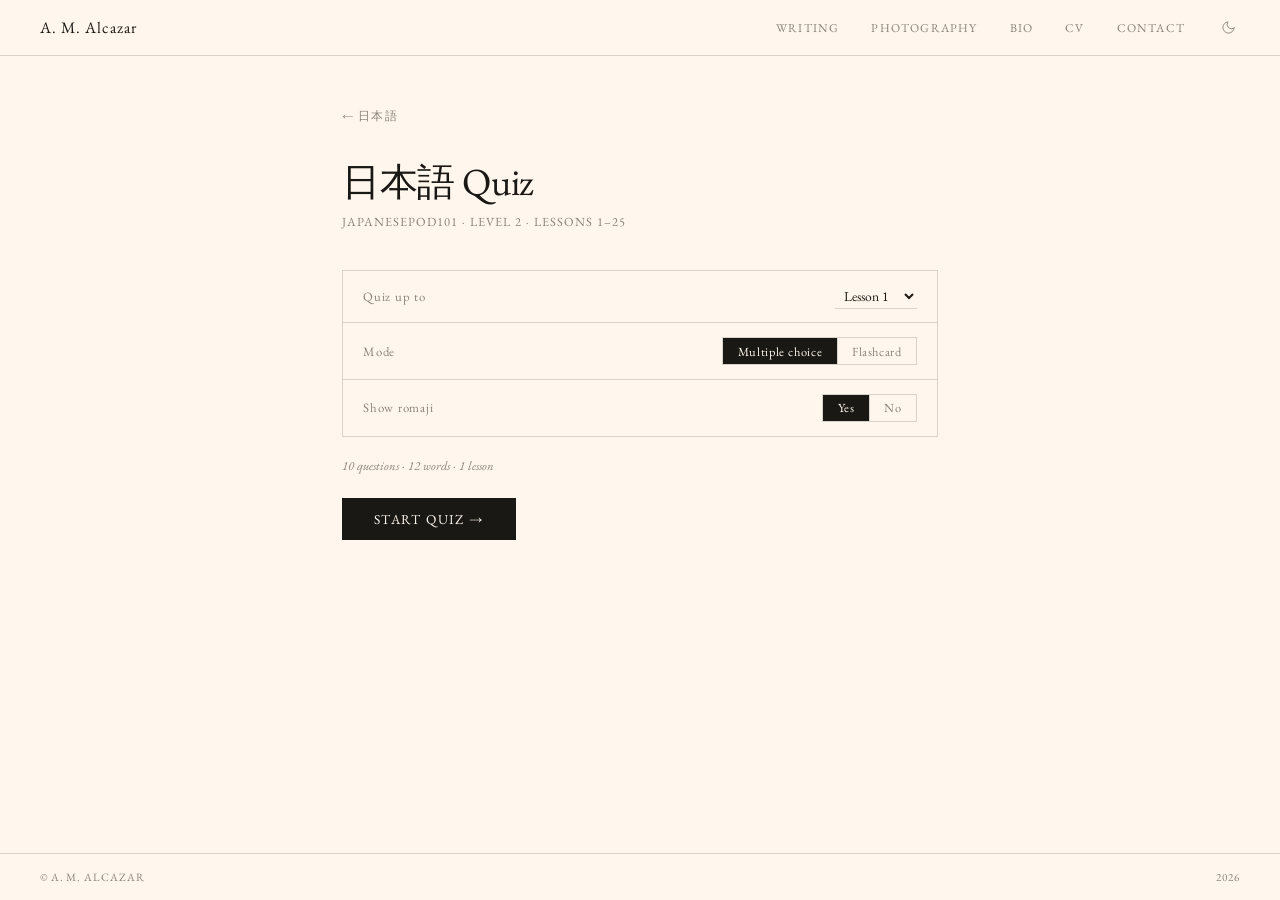
<file: japanese/japanese2_quiz.html>
<!DOCTYPE html>
<html lang="en">
<head>
  <meta charset="utf-8">
  <meta name="viewport" content="width=device-width, initial-scale=1">
  <title>日本語 Quiz — Level 2</title>
  <link rel="preconnect" href="https://fonts.googleapis.com">
  <link href="https://fonts.googleapis.com/css2?family=EB+Garamond:ital,wght@0,400;0,500;1,400&display=swap" rel="stylesheet">
  <link rel="stylesheet" href="/theme.css">
  <script>(function(){if(localStorage.getItem('theme')==='dark')document.documentElement.setAttribute('data-theme','dark');})()</script>
  <style>
    *, *::before, *::after { box-sizing: border-box; margin: 0; padding: 0; }
    :root {
      --cream: #fff7ed; --ink: #1a1814; --muted: #8a8478; --rule: #d8d2c8;
      --green: #2a5c2a; --green-bg: #eef4ee;
      --red: #7a2828; --red-bg: #f4eeee;
    }

    html, body {
      background: var(--cream);
      color: var(--ink);
      font-family: 'EB Garamond', Georgia, serif;
      min-height: 100vh;
      display: flex;
      flex-direction: column;
    }

    header {
      padding: 0 2.5rem;
      height: 56px;
      display: flex;
      justify-content: space-between;
      align-items: center;
      border-bottom: 1px solid var(--rule);
      flex-shrink: 0;
    }
    .site-name {
      font-weight: 400;
      font-size: 1rem;
      letter-spacing: 0.06em;
      color: var(--ink);
      text-decoration: none;
    }
    nav { display: flex; gap: 2rem; }
    nav a {
      font-size: 0.75rem;
      letter-spacing: 0.1em;
      text-transform: uppercase;
      color: var(--muted);
      text-decoration: none;
      transition: color 0.2s;
    }
    nav a:hover { color: var(--ink); }

    main {
      flex: 1;
      max-width: 660px;
      margin: 0 auto;
      padding: 3rem 2rem 4rem;
      width: 100%;
    }

    .back-link {
      font-size: 0.72rem;
      letter-spacing: 0.1em;
      text-transform: uppercase;
      color: var(--muted);
      text-decoration: none;
      display: inline-block;
      margin-bottom: 2rem;
      transition: color 0.2s;
    }
    .back-link:hover { color: var(--ink); }

    /* ── Start screen ─────────────────────────────────────────────── */
    .quiz-title {
      font-size: clamp(1.8rem, 3vw, 2.6rem);
      font-weight: 400;
      letter-spacing: -0.01em;
      margin-bottom: 0.3rem;
    }
    .quiz-meta {
      font-size: 0.78rem;
      letter-spacing: 0.08em;
      text-transform: uppercase;
      color: var(--muted);
      margin-bottom: 2.5rem;
    }

    .settings-panel {
      border: 1px solid var(--rule);
      margin-bottom: 1.25rem;
    }
    .setting-row {
      display: flex;
      align-items: center;
      justify-content: space-between;
      padding: 0.85rem 1.25rem;
      border-bottom: 1px solid var(--rule);
    }
    .setting-row:last-child { border-bottom: none; }
    .setting-label {
      font-size: 0.8rem;
      letter-spacing: 0.06em;
      color: var(--muted);
    }

    .toggle-group { display: flex; border: 1px solid var(--rule); }
    .toggle {
      font-family: 'EB Garamond', Georgia, serif;
      font-size: 0.78rem;
      letter-spacing: 0.05em;
      padding: 0.3rem 0.9rem;
      background: transparent;
      border: none;
      border-right: 1px solid var(--rule);
      color: var(--muted);
      cursor: pointer;
      transition: background 0.15s, color 0.15s;
    }
    .toggle:last-child { border-right: none; }
    .toggle.active { background: var(--ink); color: var(--cream); }

    .lesson-select {
      font-family: 'EB Garamond', Georgia, serif;
      font-size: 0.85rem;
      background: transparent;
      border: none;
      border-bottom: 1px solid var(--rule);
      color: var(--ink);
      padding: 0.1rem 0.3rem;
      cursor: pointer;
      outline: none;
    }
    .lesson-select:focus { border-bottom-color: var(--ink); }

    .pool-info {
      font-size: 0.78rem;
      color: var(--muted);
      font-style: italic;
      margin-bottom: 1.5rem;
    }

    .start-btn {
      font-family: 'EB Garamond', Georgia, serif;
      font-size: 0.85rem;
      letter-spacing: 0.1em;
      text-transform: uppercase;
      padding: 0.75rem 2rem;
      background: var(--ink);
      color: var(--cream);
      border: none;
      cursor: pointer;
      transition: opacity 0.2s;
    }
    .start-btn:hover { opacity: 0.82; }
    .start-btn:disabled { opacity: 0.35; cursor: default; }

    /* ── Quiz shared ──────────────────────────────────────────────── */
    .progress-row {
      display: flex;
      justify-content: space-between;
      margin-bottom: 0.75rem;
    }
    .progress-label {
      font-size: 0.75rem;
      letter-spacing: 0.1em;
      text-transform: uppercase;
      color: var(--muted);
    }
    .progress-bar {
      height: 2px;
      background: var(--rule);
      margin-bottom: 1.5rem;
      position: relative;
    }
    .progress-fill {
      position: absolute;
      top: 0; left: 0;
      height: 100%;
      background: var(--ink);
      transition: width 0.3s ease;
    }

    .question-card {
      border: 1px solid var(--rule);
      padding: 2.5rem 2rem;
      text-align: center;
      margin-bottom: 1.25rem;
    }
    .question-jp {
      font-size: clamp(2.2rem, 8vw, 4rem);
      font-weight: 400;
      line-height: 1.2;
      margin-bottom: 0.5rem;
    }
    .question-romaji {
      font-size: 1.05rem;
      color: var(--muted);
      font-style: italic;
    }

    /* ── Multiple choice ──────────────────────────────────────────── */
    .answer-grid {
      display: grid;
      grid-template-columns: 1fr 1fr;
      gap: 0.55rem;
      margin-bottom: 1.5rem;
    }
    .answer-btn {
      font-family: 'EB Garamond', Georgia, serif;
      font-size: 1rem;
      line-height: 1.35;
      padding: 0.8rem 1rem;
      background: transparent;
      border: 1px solid var(--rule);
      color: var(--ink);
      cursor: pointer;
      text-align: left;
      transition: border-color 0.12s, background 0.12s, color 0.12s;
    }
    .answer-btn:hover:not(:disabled) { border-color: var(--muted); }
    .answer-btn.correct { border-color: var(--green); background: var(--green-bg); color: var(--green); }
    .answer-btn.wrong { border-color: var(--red); background: var(--red-bg); color: var(--red); }

    /* ── Flashcard ────────────────────────────────────────────────── */
    .flashcard {
      border: 1px solid var(--rule);
      min-height: 200px;
      display: flex;
      flex-direction: column;
      align-items: center;
      justify-content: center;
      padding: 2.5rem 2rem;
      text-align: center;
      margin-bottom: 1.25rem;
      cursor: pointer;
      transition: border-color 0.2s;
      user-select: none;
    }
    .flashcard.revealed { cursor: default; }
    .flashcard:not(.revealed):hover { border-color: var(--muted); }
    .flashcard-en { font-size: clamp(1.4rem, 4vw, 2.2rem); font-style: italic; }
    .flashcard-hint {
      font-size: 0.7rem;
      letter-spacing: 0.1em;
      text-transform: uppercase;
      color: var(--muted);
      margin-top: 1rem;
    }
    .flash-actions {
      display: flex;
      gap: 0.6rem;
      margin-bottom: 1.5rem;
    }
    .flash-btn {
      font-family: 'EB Garamond', Georgia, serif;
      font-size: 0.8rem;
      letter-spacing: 0.08em;
      text-transform: uppercase;
      padding: 0.65rem 1.4rem;
      background: transparent;
      border: 1px solid var(--rule);
      color: var(--muted);
      cursor: pointer;
      transition: border-color 0.15s, color 0.15s;
    }
    .flash-btn:hover { border-color: var(--ink); color: var(--ink); }
    .flash-btn.primary { background: var(--ink); color: var(--cream); border-color: var(--ink); }
    .flash-btn.primary:hover { opacity: 0.82; }

    /* ── Results ──────────────────────────────────────────────────── */
    .result-score {
      font-size: clamp(3rem, 12vw, 6rem);
      font-weight: 400;
      line-height: 1;
      margin-bottom: 0.25rem;
    }
    .result-label {
      font-size: 0.8rem;
      letter-spacing: 0.1em;
      text-transform: uppercase;
      color: var(--muted);
      margin-bottom: 2rem;
    }
    .missed-section-label {
      font-size: 0.7rem;
      letter-spacing: 0.1em;
      text-transform: uppercase;
      color: var(--muted);
      margin-bottom: 0.5rem;
    }
    .missed-list {
      border: 1px solid var(--rule);
      margin-bottom: 2rem;
    }
    .missed-item {
      display: flex;
      align-items: baseline;
      gap: 0.75rem;
      padding: 0.7rem 1.25rem;
      border-bottom: 1px solid var(--rule);
    }
    .missed-item:last-child { border-bottom: none; }
    .missed-jp { font-size: 1.1rem; }
    .missed-romaji { font-size: 0.82rem; color: var(--muted); font-style: italic; }
    .missed-en { margin-left: auto; color: var(--muted); font-size: 0.9rem; }
    .result-actions { display: flex; gap: 0.6rem; }
    .result-btn {
      font-family: 'EB Garamond', Georgia, serif;
      font-size: 0.78rem;
      letter-spacing: 0.08em;
      text-transform: uppercase;
      padding: 0.65rem 1.4rem;
      background: transparent;
      border: 1px solid var(--rule);
      color: var(--muted);
      cursor: pointer;
      transition: border-color 0.15s, color 0.15s;
    }
    .result-btn:hover { border-color: var(--ink); color: var(--ink); }
    .result-btn.primary { background: var(--ink); color: var(--cream); border-color: var(--ink); }
    .result-btn.primary:hover { opacity: 0.82; }

    footer {
      padding: 1rem 2.5rem;
      border-top: 1px solid var(--rule);
      display: flex;
      justify-content: space-between;
      align-items: center;
      flex-shrink: 0;
    }
    footer span, footer a {
      font-size: 0.7rem;
      letter-spacing: 0.08em;
      color: var(--muted);
      text-transform: uppercase;
      text-decoration: none;
    }
    footer a:hover { color: var(--ink); }

    [hidden] { display: none !important; }

    @media (max-width: 680px) {
      .site-name { display: none; }
      header { padding: 0 1rem; height: 48px; justify-content: center; }
      nav { gap: 0.75rem; }
      nav a { font-size: 0.62rem; }
      main { padding: 1.5rem 1rem 3rem; }
      .answer-grid { grid-template-columns: 1fr; }
      .flash-actions { flex-direction: column; }
    }
  </style>
</head>
<body>
  <header>
    <a href="/" class="site-name">A. M. Alcazar</a>
    <nav>
      <a href="https://moviemarginalia.com">Writing</a>
      <a href="/photography.html">Photography</a>
      <a href="/bio.html">Bio</a>
      <a href="/cv.html">CV</a>
      <a href="mailto:hello@amalcazar.com">Contact</a>
      <button id="theme-toggle" onclick="toggleTheme()" aria-label="Switch to dark mode"><svg class="icon-moon" width="15" height="15" viewBox="0 0 24 24" fill="none" stroke="currentColor" stroke-width="1.5" stroke-linecap="round" stroke-linejoin="round"><path d="M21 12.79A9 9 0 1 1 11.21 3 7 7 0 0 0 21 12.79z"/></svg><svg class="icon-sun" width="15" height="15" viewBox="0 0 24 24" fill="none" stroke="currentColor" stroke-width="1.5" stroke-linecap="round" stroke-linejoin="round"><circle cx="12" cy="12" r="5"/><line x1="12" y1="1" x2="12" y2="3"/><line x1="12" y1="21" x2="12" y2="23"/><line x1="4.22" y1="4.22" x2="5.64" y2="5.64"/><line x1="18.36" y1="18.36" x2="19.78" y2="19.78"/><line x1="1" y1="12" x2="3" y2="12"/><line x1="21" y1="12" x2="23" y2="12"/><line x1="4.22" y1="19.78" x2="5.64" y2="18.36"/><line x1="18.36" y1="5.64" x2="19.78" y2="4.22"/></svg></button>
    </nav>
  </header>

  <main>

    <!-- ── Start screen ─────────────────────────────────────────── -->
    <div id="startScreen">
      <a href="japanese.html" class="back-link">← 日本語</a>
      <h1 class="quiz-title">日本語 Quiz</h1>
      <p class="quiz-meta">JapanesePod101 · Level 2 · Lessons 1–25</p>

      <div class="settings-panel">
        <div class="setting-row">
          <span class="setting-label">Quiz up to</span>
          <select id="lessonSelect" class="lesson-select"></select>
        </div>
        <div class="setting-row">
          <span class="setting-label">Mode</span>
          <div class="toggle-group">
            <button class="toggle active" id="mcBtn">Multiple choice</button>
            <button class="toggle" id="flashBtn">Flashcard</button>
          </div>
        </div>
        <div class="setting-row">
          <span class="setting-label">Show romaji</span>
          <div class="toggle-group">
            <button class="toggle active" id="romajiOnBtn">Yes</button>
            <button class="toggle" id="romajiOffBtn">No</button>
          </div>
        </div>
      </div>

      <p class="pool-info" id="poolInfo"></p>
      <button class="start-btn" id="startBtn">Start quiz →</button>
    </div>

    <!-- ── Multiple choice screen ───────────────────────────────── -->
    <div id="quizScreenMC" hidden>
      <div class="progress-row">
        <span class="progress-label" id="mcProgress"></span>
        <span class="progress-label" id="mcScore"></span>
      </div>
      <div class="progress-bar"><div class="progress-fill" id="mcFill"></div></div>
      <div class="question-card">
        <div class="question-jp" id="mcJp"></div>
        <div class="question-romaji" id="mcRomaji"></div>
      </div>
      <div class="answer-grid" id="mcOptions"></div>
    </div>

    <!-- ── Flashcard screen ──────────────────────────────────────── -->
    <div id="quizScreenFlash" hidden>
      <div class="progress-row">
        <span class="progress-label" id="flashProgress"></span>
        <span class="progress-label" id="flashScore"></span>
      </div>
      <div class="progress-bar"><div class="progress-fill" id="flashFill"></div></div>
      <div class="flashcard" id="flashCard">
        <div class="question-jp" id="flashJp"></div>
        <div class="question-romaji" id="flashRomaji"></div>
        <div class="flashcard-en" id="flashEn" hidden></div>
        <div class="flashcard-hint" id="flashHint">tap to reveal</div>
      </div>
      <div class="flash-actions" id="flashActions" hidden>
        <button class="flash-btn primary" id="gotItBtn">Got it ✓</button>
        <button class="flash-btn" id="tryAgainBtn">Try again ↺</button>
      </div>
    </div>

    <!-- ── Result screen ─────────────────────────────────────────── -->
    <div id="resultScreen" hidden>
      <div class="result-score" id="resultScore"></div>
      <p class="result-label" id="resultLabel"></p>
      <p class="missed-section-label" id="missedLabel"></p>
      <div class="missed-list" id="missedList"></div>
      <div class="result-actions">
        <button class="result-btn primary" id="retryBtn">Try again</button>
        <button class="result-btn" id="newSelBtn">New selection</button>
      </div>
    </div>

  </main>

  <footer>
    <span>© A. M. Alcazar</span>
    <a href="mailto:hello@moviemarginalia.com">2026</a>
  </footer>

  <script>
    // ── Vocabulary data ────────────────────────────────────────────────────────
    const VOCAB = [
      // Lesson 1 — Meeting People
      { lesson: 1,  jp: "おねがいします",           romaji: "onegai shimasu",          en: "Please" },
      { lesson: 1,  jp: "よろしくおねがいします",   romaji: "yoroshiku onegai shimasu", en: "Nice to meet you" },
      { lesson: 1,  jp: "わたし",                   romaji: "watashi",                  en: "I / me" },
      { lesson: 1,  jp: "だいがくいんせい",          romaji: "daigakuinsei",             en: "Graduate student" },
      { lesson: 1,  jp: "ヘアスタイリスト",          romaji: "hea sutairisuto",          en: "Hairdresser" },
      { lesson: 1,  jp: "こんにちは",               romaji: "konnichiwa",               en: "Hello" },
      { lesson: 1,  jp: "カウンセラー",             romaji: "kaunseraa",                en: "Counselor" },
      { lesson: 1,  jp: "えっと",                   romaji: "etto",                     en: "Umm / let's see" },
      { lesson: 1,  jp: "がくせい",                 romaji: "gakusei",                  en: "Student" },
      { lesson: 1,  jp: "イタリアじん",             romaji: "Itaria-jin",               en: "Italian" },
      { lesson: 1,  jp: "しゃちょう",               romaji: "shachoo",                  en: "Company president" },
      { lesson: 1,  jp: "ファッションコーディネーター", romaji: "fasshon koodeineeta",  en: "Fashion coordinator" },

      // Lesson 2 — Questions & Identity
      { lesson: 2,  jp: "おはようございます",       romaji: "ohayou gozaimasu",         en: "Good morning" },
      { lesson: 2,  jp: "インターン",               romaji: "intaan",                   en: "Intern" },
      { lesson: 2,  jp: "〜さん",                   romaji: "~san",                     en: "Mr. / Ms. (honorific suffix)" },
      { lesson: 2,  jp: "アメリカじん",             romaji: "Amerika-jin",              en: "American" },
      { lesson: 2,  jp: "そうです",                 romaji: "sou desu",                 en: "Yes, that's right" },
      { lesson: 2,  jp: "いいえ、ちがいます",       romaji: "iie, chigaimasu",          en: "No, that's wrong" },

      // Lesson 3 — Food & Negation
      { lesson: 3,  jp: "ベジタリアン",             romaji: "bejitarian",               en: "Vegetarian" },
      { lesson: 3,  jp: "ウェイトレス",             romaji: "ueitoresu",                en: "Waitress" },
      { lesson: 3,  jp: "にく",                     romaji: "niku",                     en: "Meat" },
      { lesson: 3,  jp: "さかな",                   romaji: "sakana",                   en: "Fish" },
      { lesson: 3,  jp: "サーモン",                 romaji: "saamon",                   en: "Salmon" },
      { lesson: 3,  jp: "とり",                     romaji: "tori",                     en: "Bird / fowl" },
      { lesson: 3,  jp: "とりにく",                 romaji: "toriniku",                 en: "Chicken (meat)" },
      { lesson: 3,  jp: "やさい",                   romaji: "yasai",                    en: "Vegetable" },
      { lesson: 3,  jp: "まめ",                     romaji: "mame",                     en: "Beans / peas" },
      { lesson: 3,  jp: "かんぱい",                 romaji: "kanpai",                   en: "Cheers / toast" },
      { lesson: 3,  jp: "これ",                     romaji: "kore",                     en: "This (near speaker)" },
      { lesson: 3,  jp: "それ",                     romaji: "sore",                     en: "That (near listener)" },
      { lesson: 3,  jp: "あれ",                     romaji: "are",                      en: "That over there" },
      { lesson: 3,  jp: "ではありません / じゃないです", romaji: "de wa arimasen / ja nai desu", en: "Is not (negative)" },

      // Lesson 4 — Health & Objects
      { lesson: 4,  jp: "かぜ",                     romaji: "kaze",                     en: "Cold (illness)" },
      { lesson: 4,  jp: "なに / なん",              romaji: "nani / nan",               en: "What" },
      { lesson: 4,  jp: "くすり",                   romaji: "kusuri",                   en: "Medicine" },
      { lesson: 4,  jp: "タバコ",                   romaji: "tabako",                   en: "Cigarettes / tobacco" },
      { lesson: 4,  jp: "も",                       romaji: "mo",                       en: "Also / too" },
      { lesson: 4,  jp: "だめ",                     romaji: "dame",                     en: "No good / useless" },
      { lesson: 4,  jp: "たぶん",                   romaji: "tabun",                    en: "Perhaps / probably" },
      { lesson: 4,  jp: "え",                       romaji: "eh",                       en: "Huh? / Oh!" },

      // Lesson 5 — Numbers & Technology
      { lesson: 5,  jp: "コンピューター",           romaji: "konpyuutaa",               en: "Computer" },
      { lesson: 5,  jp: "パスワード",               romaji: "pasuwaado",                en: "Password" },
      { lesson: 5,  jp: "かいしゃ",                 romaji: "kaisha",                   en: "Company / corporation" },
      { lesson: 5,  jp: "でんわ",                   romaji: "denwa",                    en: "Telephone" },
      { lesson: 5,  jp: "ばんごう",                 romaji: "bangou",                   en: "Number" },
      { lesson: 5,  jp: "の",                       romaji: "no",                       en: "'s (possessive particle)" },
      { lesson: 5,  jp: "メールアドレス",           romaji: "meeru adoresu",            en: "Email address" },

      // Lesson 6 — Shopping (100 yen)
      { lesson: 6,  jp: "いくら",                   romaji: "ikura",                    en: "How much (price)" },
      { lesson: 6,  jp: "おきゃくさん",             romaji: "okyaku-san",               en: "Customer / guest" },
      { lesson: 6,  jp: "ここ",                     romaji: "koko",                     en: "Here / this place" },
      { lesson: 6,  jp: "えん",                     romaji: "en",                       en: "Yen" },
      { lesson: 6,  jp: "ショップ",                 romaji: "shoppu",                   en: "Shop / store" },
      { lesson: 6,  jp: "ください",                 romaji: "kudasai",                  en: "Please give me" },
      { lesson: 6,  jp: "てんいん",                 romaji: "ten'in",                   en: "Shop assistant / clerk" },
      { lesson: 6,  jp: "いらっしゃいませ",         romaji: "irasshaimase",             en: "Welcome (to a shop)" },

      // Lesson 7 — Shopping (expensive)
      { lesson: 7,  jp: "かさ",                     romaji: "kasa",                     en: "Umbrella" },
      { lesson: 7,  jp: "ぜいこみ",                 romaji: "zeikomi",                  en: "Tax included" },
      { lesson: 7,  jp: "ありがとうございます",     romaji: "arigatou gozaimasu",       en: "Thank you very much" },

      // Lesson 8 — Possessives
      { lesson: 8,  jp: "わたしの",                 romaji: "watashi no",               en: "My / mine" },
      { lesson: 8,  jp: "どこ",                     romaji: "doko",                     en: "Where" },
      { lesson: 8,  jp: "どこの",                   romaji: "doko no",                  en: "Where from / whose (place)" },
      { lesson: 8,  jp: "だれ",                     romaji: "dare",                     en: "Who" },
      { lesson: 8,  jp: "だれの",                   romaji: "dare no",                  en: "Whose" },

      // Lesson 9 — Umbrella & Possession
      { lesson: 9,  jp: "あめ",                     romaji: "ame",                      en: "Rain" },
      { lesson: 9,  jp: "イタリア",                 romaji: "Itaria",                   en: "Italy" },
      { lesson: 9,  jp: "デザイン",                 romaji: "dezain",                   en: "Design" },
      { lesson: 9,  jp: "そう / へえ",              romaji: "sou / hee",                en: "Oh yeah? / I see!" },
      { lesson: 9,  jp: "すごい",                   romaji: "sugoi",                    en: "Great / amazing / wow" },

      // Lesson 10 — Review & Apologies
      { lesson: 10, jp: "どうぞ",                   romaji: "doozo",                    en: "Please / here you go / go ahead" },
      { lesson: 10, jp: "ありがとうございました",   romaji: "arigatou gozaimashita",    en: "Thank you (past action)" },
      { lesson: 10, jp: "また",                     romaji: "mata",                     en: "Again" },
      { lesson: 10, jp: "ごめん",                   romaji: "gomen",                    en: "Sorry (casual)" },
      { lesson: 10, jp: "ごめんなさい",             romaji: "gomen nasai",              en: "I'm sorry" },
      { lesson: 10, jp: "ない",                     romaji: "nai",                      en: "Doesn't exist / there isn't" },
      { lesson: 10, jp: "じゃ、また",               romaji: "ja, mata",                 en: "See you again / bye" },

      // Lesson 11 — Weather Adjectives (i-adj)
      { lesson: 11, jp: "きょう",                   romaji: "kyou",                     en: "Today" },
      { lesson: 11, jp: "あつい",                   romaji: "atsui",                    en: "Hot (weather)" },
      { lesson: 11, jp: "でも",                     romaji: "demo",                     en: "But / however" },
      { lesson: 11, jp: "とても",                   romaji: "totemo",                   en: "Very / extremely" },
      { lesson: 11, jp: "すずしい",                 romaji: "suzushii",                 en: "Cool (weather)" },
      { lesson: 11, jp: "さむい",                   romaji: "samui",                    en: "Cold (weather)" },
      { lesson: 11, jp: "ちょうど",                 romaji: "chouodo",                  en: "Just right" },
      { lesson: 11, jp: "あたたかい",               romaji: "atatakai",                 en: "Warm (weather)" },
      { lesson: 11, jp: "ね",                       romaji: "ne",                       en: "Isn't it? (sentence-final particle)" },

      // Lesson 12 — Beauty & na-adjectives
      { lesson: 12, jp: "しずか（な）",             romaji: "shizuka (na)",             en: "Quiet / peaceful" },
      { lesson: 12, jp: "いつも",                   romaji: "itsumo",                   en: "Always / usually" },
      { lesson: 12, jp: "とくべつ（な）",           romaji: "tokubetsu (na)",           en: "Special" },
      { lesson: 12, jp: "かみ",                     romaji: "kami",                     en: "Hair" },
      { lesson: 12, jp: "まっすぐ（な）",           romaji: "massugu (na)",             en: "Straight" },
      { lesson: 12, jp: "きれい（な）",             romaji: "kirei (na)",               en: "Beautiful / clean" },
      { lesson: 12, jp: "だけ",                     romaji: "dake",                     en: "Only" },
      { lesson: 12, jp: "もちろん",                 romaji: "mochiron",                 en: "Of course" },

      // Lesson 13 — Lost Wallet & Adjectives before nouns
      { lesson: 13, jp: "どんな",                   romaji: "donna",                    en: "What kind of" },
      { lesson: 13, jp: "たかい",                   romaji: "takai",                    en: "Expensive / high / tall" },
      { lesson: 13, jp: "さいふ",                   romaji: "saifu",                    en: "Wallet" },
      { lesson: 13, jp: "すてき（な）",             romaji: "suteki (na)",              en: "Lovely / fantastic" },
      { lesson: 13, jp: "かっこいい",               romaji: "kakkoo ii",                en: "Attractive / stylish" },
      { lesson: 13, jp: "うれしい",                 romaji: "ureshii",                  en: "Happy / glad" },
      { lesson: 13, jp: "どういたしまして",         romaji: "douitashimashite",         en: "You're welcome" },

      // Lesson 14 — More Adjectives & Adverbs
      { lesson: 14, jp: "いそがしい",               romaji: "isogashii",                en: "Busy" },
      { lesson: 14, jp: "むずかしい",               romaji: "muzukashii",               en: "Difficult" },
      { lesson: 14, jp: "かんたん（な）",           romaji: "kantan (na)",              en: "Simple / easy" },
      { lesson: 14, jp: "べんり（な）",             romaji: "benri (na)",               en: "Convenient / useful" },
      { lesson: 14, jp: "それから",                 romaji: "sorekara",                 en: "And then / and" },
      { lesson: 14, jp: "やすい",                   romaji: "yasui",                    en: "Cheap / inexpensive" },
      { lesson: 14, jp: "ヘルシー（な）",           romaji: "heerushii (na)",           en: "Healthy" },
      { lesson: 14, jp: "あまり",                   romaji: "amari",                    en: "Not very (used in negative)" },
      { lesson: 14, jp: "ぜんぜん",                 romaji: "zenzen",                   en: "Not at all (used in negative)" },

      // Lesson 15 — Describing People
      { lesson: 15, jp: "しゃちょう",               romaji: "shachoo",                  en: "Company president" },
      { lesson: 15, jp: "げんき（な）",             romaji: "genki (na)",               en: "Energetic / healthy / fine" },
      { lesson: 15, jp: "にぎやか（な）",           romaji: "nigiyaka (na)",            en: "Lively / bustling" },
      { lesson: 15, jp: "わかい",                   romaji: "wakai",                    en: "Young" },
      { lesson: 15, jp: "かわいい",                 romaji: "kawaii",                   en: "Cute / pretty" },
      { lesson: 15, jp: "おんなのひと",             romaji: "onna no hito",             en: "Woman" },
      { lesson: 15, jp: "ひと",                     romaji: "hito",                     en: "Person / people" },
      { lesson: 15, jp: "タイプ",                   romaji: "taipu",                    en: "Type" },
      { lesson: 15, jp: "おちゃ",                   romaji: "ocha",                     en: "(Green) tea" },
      { lesson: 15, jp: "おいしい",                 romaji: "oishii",                   en: "Delicious / tasty" },

      // Lesson 16 — Telling Time
      { lesson: 16, jp: "うんてんしゅ",             romaji: "untenshu",                 en: "Driver" },
      { lesson: 16, jp: "おきゃくさん",             romaji: "okyaku-san",               en: "Customer / guest" },
      { lesson: 16, jp: "じゅうたい",               romaji: "juutai",                   en: "Traffic jam" },
      { lesson: 16, jp: "なんじ",                   romaji: "nan-ji",                   en: "What time?" },
      { lesson: 16, jp: "すみません",               romaji: "sumimasen",                en: "Excuse me" },
      { lesson: 16, jp: "タクシー",                 romaji: "takushii",                 en: "Taxi" },
      { lesson: 16, jp: "はん",                     romaji: "han",                      en: "Half past" },
      { lesson: 16, jp: "ホテル",                   romaji: "hoteru",                   en: "Hotel" },

      // Lesson 17 — Time Expressions (kara / made)
      { lesson: 17, jp: "しごと",                   romaji: "shigoto",                  en: "Work / job" },
      { lesson: 17, jp: "パーティー",               romaji: "paatii",                   en: "Party" },
      { lesson: 17, jp: "から",                     romaji: "kara",                     en: "From" },
      { lesson: 17, jp: "ともだち",                 romaji: "tomodachi",                en: "Friend(s)" },
      { lesson: 17, jp: "はちじはん",               romaji: "hachi-ji han",             en: "8:30" },
      { lesson: 17, jp: "ろくじはん",               romaji: "roku-ji han",              en: "6:30" },

      // Lesson 18 — Duration & Minutes
      { lesson: 18, jp: "なんぷん",                 romaji: "nan-pun",                  en: "How many minutes?" },
      { lesson: 18, jp: "ごふん",                   romaji: "go-fun",                   en: "Five minutes" },
      { lesson: 18, jp: "じゅっぷん",               romaji: "juppun",                   en: "Ten minutes" },
      { lesson: 18, jp: "ぐらい",                   romaji: "gurai",                    en: "Approximately / about" },
      { lesson: 18, jp: "えき",                     romaji: "eki",                      en: "Station" },
      { lesson: 18, jp: "なんじかん",               romaji: "nan-jikan",                en: "How many hours?" },

      // Lesson 19 — Days of the Week
      { lesson: 19, jp: "あした",                   romaji: "ashita",                   en: "Tomorrow" },
      { lesson: 19, jp: "きのう",                   romaji: "kinou",                    en: "Yesterday" },
      { lesson: 19, jp: "きょう",                   romaji: "kyou",                     en: "Today" },
      { lesson: 19, jp: "うそ",                     romaji: "uso",                      en: "Lie / No way! / Really?!" },
      { lesson: 19, jp: "ほんとう",                 romaji: "hontou",                   en: "Truth / really?" },
      { lesson: 19, jp: "げつようび",               romaji: "getsuyoubi",               en: "Monday" },
      { lesson: 19, jp: "かようび",                 romaji: "kayoubi",                  en: "Tuesday" },
      { lesson: 19, jp: "すいようび",               romaji: "suiyoubi",                 en: "Wednesday" },
      { lesson: 19, jp: "もくようび",               romaji: "mokuyoubi",                en: "Thursday" },
      { lesson: 19, jp: "きんようび",               romaji: "kin'youbi",                en: "Friday" },
      { lesson: 19, jp: "どようび",                 romaji: "doyoubi",                  en: "Saturday" },
      { lesson: 19, jp: "にちようび",               romaji: "nichiyoubi",               en: "Sunday" },
      { lesson: 19, jp: "なんようび",               romaji: "nan'youbi",                en: "What day of the week?" },

      // Lesson 20 — Months & Dates
      { lesson: 20, jp: "たんじょうび",             romaji: "tanjoubi",                 en: "Birthday" },
      { lesson: 20, jp: "おめでとう",               romaji: "omedetou",                 en: "Congratulations!" },
      { lesson: 20, jp: "みなさん",                 romaji: "mina-san",                 en: "Everyone" },
      { lesson: 20, jp: "なんがつ",                 romaji: "nan-gatsu",                en: "What month?" },
      { lesson: 20, jp: "しちがつ",                 romaji: "shichi-gatsu",             en: "July" },
      { lesson: 20, jp: "なんにち",                 romaji: "nannichi",                 en: "What day (of the month)?" },
      { lesson: 20, jp: "なのか",                   romaji: "nanoka",                   en: "The 7th (day)" },
      { lesson: 20, jp: "ちょっと",                 romaji: "chotto",                   en: "A little / a bit" },
      { lesson: 20, jp: "わたし",                   romaji: "watashi",                  en: "I / me" },

      // Lesson 21 — Verbs (-masu form) & Music
      { lesson: 21, jp: "おんがく",                 romaji: "ongaku",                   en: "Music" },
      { lesson: 21, jp: "ききます",                 romaji: "kikimasu",                 en: "To listen / to hear" },
      { lesson: 21, jp: "ほんとう",                 romaji: "hontou",                   en: "Truth / really?" },
      { lesson: 21, jp: "よる",                     romaji: "yoru",                     en: "Evening / night" },
      { lesson: 21, jp: "ひま（な）",               romaji: "hima (na)",                en: "Free (time) / not busy" },
      { lesson: 21, jp: "アイポッド",               romaji: "aiPoddo",                  en: "iPod" },
      { lesson: 21, jp: "あさ",                     romaji: "asa",                      en: "Morning" },
      { lesson: 21, jp: "ひる",                     romaji: "hiru",                     en: "Noon" },
      { lesson: 21, jp: "ごご",                     romaji: "gogo",                     en: "Afternoon / p.m." },
      { lesson: 21, jp: "ばん / こんや",            romaji: "ban / konya",              en: "Evening / tonight" },

      // Lesson 22 — Going Out (to / de particles)
      { lesson: 22, jp: "だめ",                     romaji: "dame",                     en: "No good / useless" },
      { lesson: 22, jp: "えいが",                   romaji: "eiga",                     en: "Movie / film" },
      { lesson: 22, jp: "サルサ",                   romaji: "sarusa",                   en: "Salsa (dancing)" },
      { lesson: 22, jp: "うち",                     romaji: "uchi",                     en: "Home / house" },
      { lesson: 22, jp: "します",                   romaji: "shimasu",                  en: "To do" },
      { lesson: 22, jp: "みます",                   romaji: "mimasu",                   en: "To watch / to see" },
      { lesson: 22, jp: "で",                       romaji: "de",                       en: "Particle (location of action / by means of)" },
      { lesson: 22, jp: "と",                       romaji: "to",                       en: "Particle (together with)" },

      // Lesson 23 — Transportation (e particle)
      { lesson: 23, jp: "たのしい",                 romaji: "tanoshii",                 en: "Fun / enjoyable" },
      { lesson: 23, jp: "でんしゃ",                 romaji: "densha",                   en: "Train" },
      { lesson: 23, jp: "かえります",               romaji: "kaerimasu",                en: "To return / to go back" },
      { lesson: 23, jp: "タクシー",                 romaji: "takushii",                 en: "Taxi" },
      { lesson: 23, jp: "いきます",                 romaji: "ikimasu",                  en: "To go" },
      { lesson: 23, jp: "ちかてつ",                 romaji: "chikatetsu",               en: "Subway" },
      { lesson: 23, jp: "きます",                   romaji: "kimasu",                   en: "To come" },
      { lesson: 23, jp: "もう",                     romaji: "mou",                      en: "Already" },

      // Lesson 24 — Train Station
      { lesson: 24, jp: "えきいん",                 romaji: "ekiin",                    en: "Station attendant" },
      { lesson: 24, jp: "しんじゅく",               romaji: "Shinjuku",                 en: "Shinjuku (place name)" },
      { lesson: 24, jp: "しゅうでん",               romaji: "shuden",                   en: "Last train" },
      { lesson: 24, jp: "わかります",               romaji: "wakarimasu",               en: "To understand / to know" },
      { lesson: 24, jp: "つぎ",                     romaji: "tsugi",                    en: "Next" },
      { lesson: 24, jp: "しゃこ",                   romaji: "shako",                    en: "Garage / car depot" },
      { lesson: 24, jp: "かいそうでんしゃ",         romaji: "kaisou densha",            en: "Out-of-service train" },

      // Lesson 25 — Telephone & Review
      { lesson: 25, jp: "いちど",                   romaji: "ichido",                   en: "Once / one time" },
      { lesson: 25, jp: "やすみます",               romaji: "yasumimasu",               en: "To rest / to take a day off" },
      { lesson: 25, jp: "ごぜん",                   romaji: "gozen",                    en: "A.m." },
      { lesson: 25, jp: "ごご",                     romaji: "gogo",                     en: "P.m. / afternoon" },
      { lesson: 25, jp: "もしもし",                 romaji: "moshimoshi",               en: "Hello (on the phone)" },
      { lesson: 25, jp: "だいじょうぶ",             romaji: "daijoubu",                 en: "All right / okay" },
      { lesson: 25, jp: "また",                     romaji: "mata",                     en: "Again" },
      { lesson: 25, jp: "いつ",                     romaji: "itsu",                     en: "When" },
      { lesson: 25, jp: "だれ",                     romaji: "dare",                     en: "Who" },
      { lesson: 25, jp: "どこ",                     romaji: "doko",                     en: "Where" },
      { lesson: 25, jp: "なに",                     romaji: "nani",                     en: "What" },
    ];

    // ── Constants & state ──────────────────────────────────────────────────────
    const STORAGE_KEY = 'jp_course2_maxLesson';
    const Q_COUNT = 10;

    const availableLessons = [...new Set(VOCAB.map(v => v.lesson))].sort((a, b) => a - b);
    const lessonMax = availableLessons[availableLessons.length - 1];

    let maxLesson = Math.min(parseInt(localStorage.getItem(STORAGE_KEY)) || 1, lessonMax);
    let mode = 'mc';
    let showRomaji = true;
    let questions = [];
    let currentQ = 0;
    let score = 0;
    let missed = [];
    let flashRevealed = false;

    // ── Lesson selector ────────────────────────────────────────────────────────
    const lessonSelect = document.getElementById('lessonSelect');
    availableLessons.forEach(n => {
      const opt = document.createElement('option');
      opt.value = n;
      opt.textContent = `Lesson ${n}`;
      if (n === maxLesson) opt.selected = true;
      lessonSelect.appendChild(opt);
    });
    lessonSelect.addEventListener('change', () => {
      maxLesson = parseInt(lessonSelect.value);
      localStorage.setItem(STORAGE_KEY, maxLesson);
      updatePoolInfo();
    });

    function updatePoolInfo() {
      const pool = getPool();
      const lessons = [...new Set(pool.map(v => v.lesson))].length;
      const q = Math.min(Q_COUNT, pool.length);
      document.getElementById('poolInfo').textContent =
        `${q} question${q !== 1 ? 's' : ''} · ${pool.length} word${pool.length !== 1 ? 's' : ''} · ${lessons} lesson${lessons !== 1 ? 's' : ''}`;
      document.getElementById('startBtn').disabled = pool.length < 2;
    }
    updatePoolInfo();

    // ── Mode & romaji toggles ──────────────────────────────────────────────────
    document.getElementById('mcBtn').addEventListener('click', () => setMode('mc'));
    document.getElementById('flashBtn').addEventListener('click', () => setMode('flash'));
    document.getElementById('romajiOnBtn').addEventListener('click', () => setRomaji(true));
    document.getElementById('romajiOffBtn').addEventListener('click', () => setRomaji(false));

    function setMode(m) {
      mode = m;
      document.getElementById('mcBtn').classList.toggle('active', m === 'mc');
      document.getElementById('flashBtn').classList.toggle('active', m === 'flash');
    }
    function setRomaji(on) {
      showRomaji = on;
      document.getElementById('romajiOnBtn').classList.toggle('active', on);
      document.getElementById('romajiOffBtn').classList.toggle('active', !on);
    }

    // ── Utilities ──────────────────────────────────────────────────────────────
    function getPool() { return VOCAB.filter(v => v.lesson <= maxLesson); }

    function shuffle(arr) {
      const a = [...arr];
      for (let i = a.length - 1; i > 0; i--) {
        const j = Math.floor(Math.random() * (i + 1));
        [a[i], a[j]] = [a[j], a[i]];
      }
      return a;
    }

    function showOnly(id) {
      ['startScreen', 'quizScreenMC', 'quizScreenFlash', 'resultScreen'].forEach(s => {
        document.getElementById(s).hidden = s !== id;
      });
    }

    // ── Start / restart ────────────────────────────────────────────────────────
    document.getElementById('startBtn').addEventListener('click', startQuiz);
    document.getElementById('retryBtn').addEventListener('click', startQuiz);
    document.getElementById('newSelBtn').addEventListener('click', () => showOnly('startScreen'));

    function startQuiz() {
      const pool = getPool();
      questions = shuffle(pool).slice(0, Math.min(Q_COUNT, pool.length));
      currentQ = 0;
      score = 0;
      missed = [];
      if (mode === 'mc') {
        showOnly('quizScreenMC');
        renderMC();
      } else {
        showOnly('quizScreenFlash');
        renderFlash();
      }
    }

    // ── Multiple choice ────────────────────────────────────────────────────────
    function renderMC() {
      const pool = getPool();
      const q = questions[currentQ];
      const total = questions.length;

      document.getElementById('mcProgress').textContent = `${currentQ + 1} / ${total}`;
      document.getElementById('mcScore').textContent = `${score} correct`;
      document.getElementById('mcFill').style.width = `${(currentQ / total) * 100}%`;
      document.getElementById('mcJp').textContent = q.jp;

      const romEl = document.getElementById('mcRomaji');
      romEl.textContent = showRomaji ? q.romaji : '';
      romEl.hidden = !showRomaji;

      const pool2 = pool.filter(v => v.en !== q.en);
      const wrongs = shuffle(pool2).slice(0, 3);
      const options = shuffle([q, ...wrongs]);

      const grid = document.getElementById('mcOptions');
      grid.innerHTML = '';
      options.forEach(opt => {
        const btn = document.createElement('button');
        btn.className = 'answer-btn';
        btn.textContent = opt.en;
        btn.addEventListener('click', () => handleMC(btn, opt.en === q.en, q));
        grid.appendChild(btn);
      });
    }

    function handleMC(clicked, correct, q) {
      document.querySelectorAll('.answer-btn').forEach(b => {
        b.disabled = true;
        if (b.textContent === q.en) b.classList.add('correct');
      });
      if (correct) {
        score++;
      } else {
        clicked.classList.add('wrong');
        missed.push(q);
      }
      document.getElementById('mcScore').textContent = `${score} correct`;
      setTimeout(() => {
        currentQ++;
        currentQ < questions.length ? renderMC() : showResults();
      }, 1200);
    }

    // ── Flashcard ──────────────────────────────────────────────────────────────
    function renderFlash() {
      const q = questions[currentQ];
      const total = questions.length;
      flashRevealed = false;

      document.getElementById('flashProgress').textContent = `${currentQ + 1} / ${total}`;
      document.getElementById('flashScore').textContent = `${score} correct`;
      document.getElementById('flashFill').style.width = `${(currentQ / total) * 100}%`;
      document.getElementById('flashJp').textContent = q.jp;

      const romEl = document.getElementById('flashRomaji');
      romEl.textContent = showRomaji ? q.romaji : '';
      romEl.hidden = !showRomaji;

      document.getElementById('flashEn').textContent = q.en;
      document.getElementById('flashEn').hidden = true;
      document.getElementById('flashHint').hidden = false;
      document.getElementById('flashActions').hidden = true;

      const card = document.getElementById('flashCard');
      card.classList.remove('revealed');
    }

    document.getElementById('flashCard').addEventListener('click', () => {
      if (flashRevealed) return;
      flashRevealed = true;
      document.getElementById('flashEn').hidden = false;
      document.getElementById('flashHint').hidden = true;
      document.getElementById('flashActions').hidden = false;
      document.getElementById('flashCard').classList.add('revealed');
    });

    document.getElementById('gotItBtn').addEventListener('click', () => rateFlash(true));
    document.getElementById('tryAgainBtn').addEventListener('click', () => rateFlash(false));

    function rateFlash(gotIt) {
      if (gotIt) score++;
      else missed.push(questions[currentQ]);
      document.getElementById('flashScore').textContent = `${score} correct`;
      currentQ++;
      currentQ < questions.length ? renderFlash() : showResults();
    }

    // ── Results ────────────────────────────────────────────────────────────────
    function showResults() {
      showOnly('resultScreen');
      const total = questions.length;
      document.getElementById('resultScore').textContent = `${score} / ${total}`;
      document.getElementById('resultLabel').textContent =
        score === total        ? 'Perfect!' :
        score >= total * 0.8   ? 'Great work.' :
        score >= total * 0.6   ? 'Good effort.' : 'Keep practicing.';

      const missedList = document.getElementById('missedList');
      const missedLabel = document.getElementById('missedLabel');
      missedList.innerHTML = '';

      if (missed.length === 0) {
        missedList.hidden = true;
        missedLabel.hidden = true;
      } else {
        missedList.hidden = false;
        missedLabel.hidden = false;
        missedLabel.textContent = `Missed — ${missed.length} word${missed.length !== 1 ? 's' : ''}`;
        missed.forEach(item => {
          const row = document.createElement('div');
          row.className = 'missed-item';
          row.innerHTML = `
            <span class="missed-jp">${item.jp}</span>
            <span class="missed-romaji">${item.romaji}</span>
            <span class="missed-en">${item.en}</span>
          `;
          missedList.appendChild(row);
        });
      }
    }
  </script>
  <script src="/scripts/theme.js"></script>
</body>
</html>
</file>
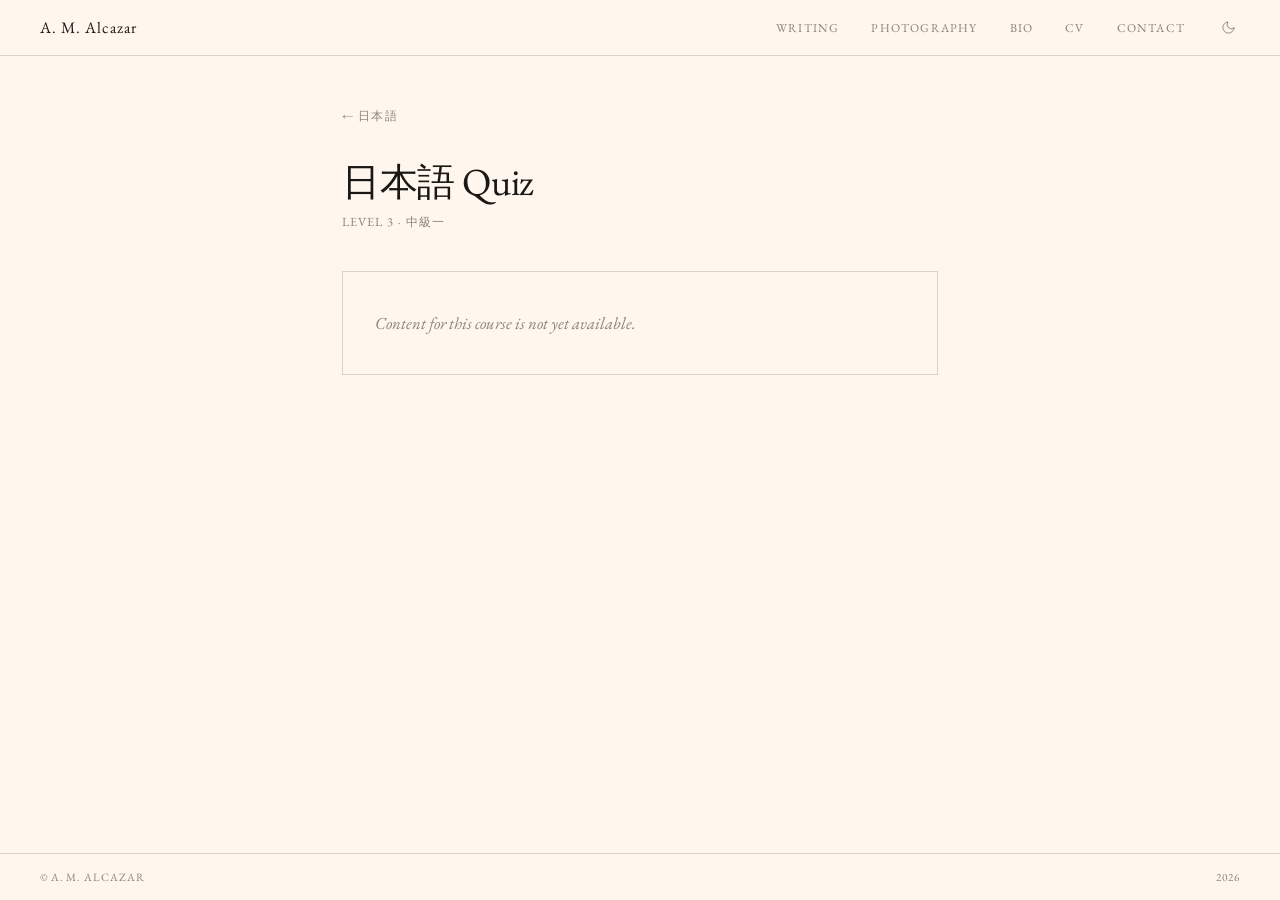
<file: japanese/japanese3_quiz.html>
<!DOCTYPE html>
<html lang="en">
<head>
  <meta charset="utf-8">
  <meta name="viewport" content="width=device-width, initial-scale=1">
  <title>日本語 Quiz — Level 3</title>
  <link rel="preconnect" href="https://fonts.googleapis.com">
  <link href="https://fonts.googleapis.com/css2?family=EB+Garamond:ital,wght@0,400;0,500;1,400&display=swap" rel="stylesheet">
  <link rel="stylesheet" href="/theme.css">
  <script>(function(){if(localStorage.getItem('theme')==='dark')document.documentElement.setAttribute('data-theme','dark');})()</script>
  <style>
    *, *::before, *::after { box-sizing: border-box; margin: 0; padding: 0; }
    :root { --cream: #fff7ed; --ink: #1a1814; --muted: #8a8478; --rule: #d8d2c8; }
    html, body { background: var(--cream); color: var(--ink); font-family: 'EB Garamond', Georgia, serif; min-height: 100vh; display: flex; flex-direction: column; }
    header { padding: 0 2.5rem; height: 56px; display: flex; justify-content: space-between; align-items: center; border-bottom: 1px solid var(--rule); flex-shrink: 0; }
    .site-name { font-weight: 400; font-size: 1rem; letter-spacing: 0.06em; color: var(--ink); text-decoration: none; }
    nav { display: flex; gap: 2rem; }
    nav a { font-size: 0.75rem; letter-spacing: 0.1em; text-transform: uppercase; color: var(--muted); text-decoration: none; transition: color 0.2s; }
    nav a:hover { color: var(--ink); }
    main { flex: 1; max-width: 660px; margin: 0 auto; padding: 3rem 2rem 4rem; width: 100%; }
    .back-link { font-size: 0.72rem; letter-spacing: 0.1em; text-transform: uppercase; color: var(--muted); text-decoration: none; display: inline-block; margin-bottom: 2rem; transition: color 0.2s; }
    .back-link:hover { color: var(--ink); }
    .quiz-title { font-size: clamp(1.8rem, 3vw, 2.6rem); font-weight: 400; letter-spacing: -0.01em; margin-bottom: 0.3rem; }
    .quiz-meta { font-size: 0.78rem; letter-spacing: 0.08em; text-transform: uppercase; color: var(--muted); margin-bottom: 2.5rem; }
    .placeholder { border: 1px solid var(--rule); padding: 2.5rem 2rem; color: var(--muted); font-style: italic; font-size: 1.05rem; }
    footer { padding: 1rem 2.5rem; border-top: 1px solid var(--rule); display: flex; justify-content: space-between; align-items: center; flex-shrink: 0; }
    footer span, footer a { font-size: 0.7rem; letter-spacing: 0.08em; color: var(--muted); text-transform: uppercase; text-decoration: none; }
    footer a:hover { color: var(--ink); }
    @media (max-width: 680px) { .site-name { display: none; } header { padding: 0 1rem; height: 48px; justify-content: center; } nav { gap: 0.75rem; } nav a { font-size: 0.62rem; } main { padding: 1.5rem 1rem 3rem; } }
  </style>
</head>
<body>
  <header>
    <a href="/" class="site-name">A. M. Alcazar</a>
    <nav>
      <a href="https://moviemarginalia.com">Writing</a>
      <a href="/photography.html">Photography</a>
      <a href="/bio.html">Bio</a>
      <a href="/cv.html">CV</a>
      <a href="mailto:hello@amalcazar.com">Contact</a>
      <button id="theme-toggle" onclick="toggleTheme()" aria-label="Switch to dark mode"><svg class="icon-moon" width="15" height="15" viewBox="0 0 24 24" fill="none" stroke="currentColor" stroke-width="1.5" stroke-linecap="round" stroke-linejoin="round"><path d="M21 12.79A9 9 0 1 1 11.21 3 7 7 0 0 0 21 12.79z"/></svg><svg class="icon-sun" width="15" height="15" viewBox="0 0 24 24" fill="none" stroke="currentColor" stroke-width="1.5" stroke-linecap="round" stroke-linejoin="round"><circle cx="12" cy="12" r="5"/><line x1="12" y1="1" x2="12" y2="3"/><line x1="12" y1="21" x2="12" y2="23"/><line x1="4.22" y1="4.22" x2="5.64" y2="5.64"/><line x1="18.36" y1="18.36" x2="19.78" y2="19.78"/><line x1="1" y1="12" x2="3" y2="12"/><line x1="21" y1="12" x2="23" y2="12"/><line x1="4.22" y1="19.78" x2="5.64" y2="18.36"/><line x1="18.36" y1="5.64" x2="19.78" y2="4.22"/></svg></button>
    </nav>
  </header>
  <main>
    <a href="japanese.html" class="back-link">← 日本語</a>
    <h1 class="quiz-title">日本語 Quiz</h1>
    <p class="quiz-meta">Level 3 · 中級一</p>
    <div class="placeholder">Content for this course is not yet available.</div>
  </main>
  <footer>
    <span>© A. M. Alcazar</span>
    <a href="mailto:hello@moviemarginalia.com">2026</a>
  </footer>
  <script src="/scripts/theme.js"></script>
</body>
</html>
</file>
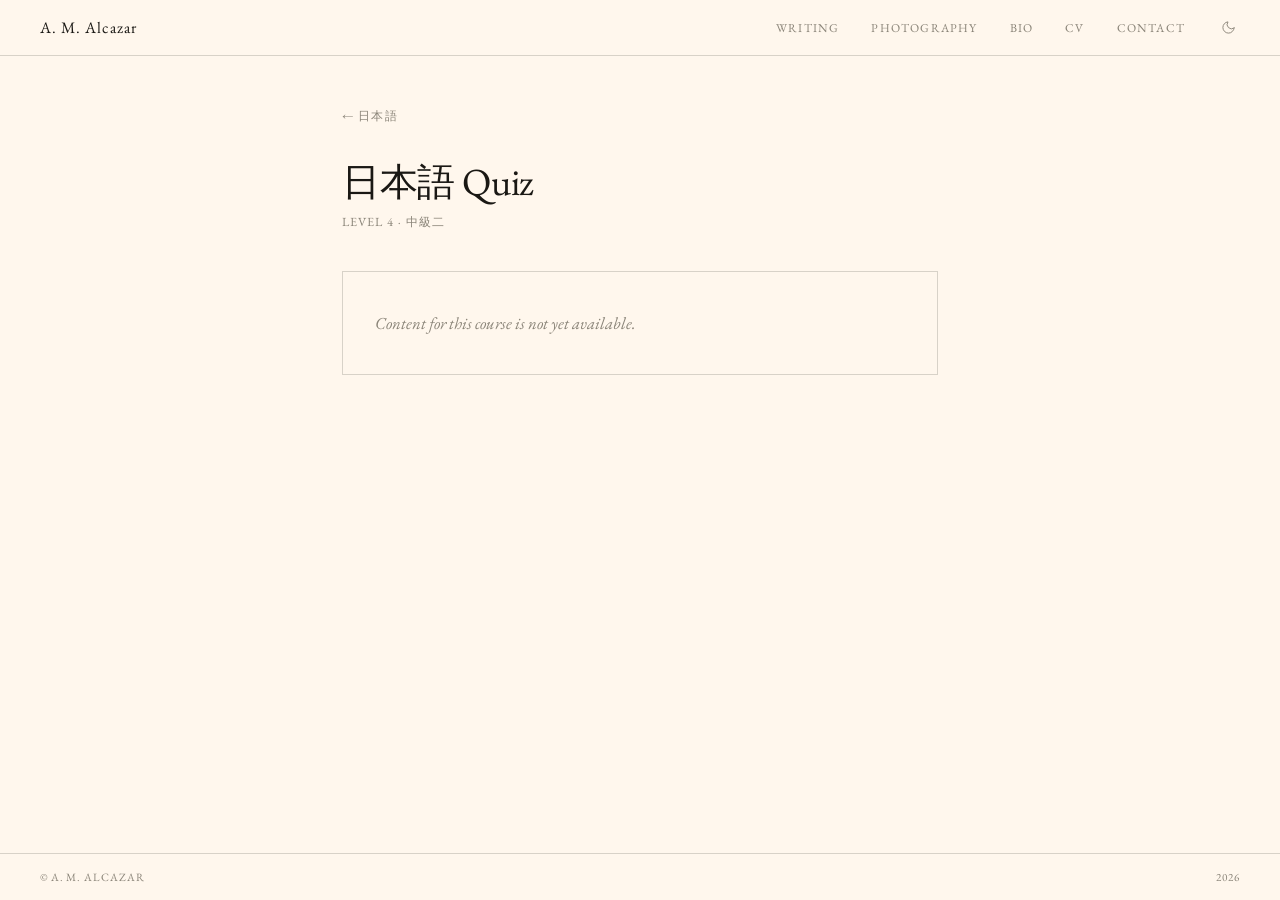
<file: japanese/japanese4_quiz.html>
<!DOCTYPE html>
<html lang="en">
<head>
  <meta charset="utf-8">
  <meta name="viewport" content="width=device-width, initial-scale=1">
  <title>日本語 Quiz — Level 4</title>
  <link rel="preconnect" href="https://fonts.googleapis.com">
  <link href="https://fonts.googleapis.com/css2?family=EB+Garamond:ital,wght@0,400;0,500;1,400&display=swap" rel="stylesheet">
  <link rel="stylesheet" href="/theme.css">
  <script>(function(){if(localStorage.getItem('theme')==='dark')document.documentElement.setAttribute('data-theme','dark');})()</script>
  <style>
    *, *::before, *::after { box-sizing: border-box; margin: 0; padding: 0; }
    :root { --cream: #fff7ed; --ink: #1a1814; --muted: #8a8478; --rule: #d8d2c8; }
    html, body { background: var(--cream); color: var(--ink); font-family: 'EB Garamond', Georgia, serif; min-height: 100vh; display: flex; flex-direction: column; }
    header { padding: 0 2.5rem; height: 56px; display: flex; justify-content: space-between; align-items: center; border-bottom: 1px solid var(--rule); flex-shrink: 0; }
    .site-name { font-weight: 400; font-size: 1rem; letter-spacing: 0.06em; color: var(--ink); text-decoration: none; }
    nav { display: flex; gap: 2rem; }
    nav a { font-size: 0.75rem; letter-spacing: 0.1em; text-transform: uppercase; color: var(--muted); text-decoration: none; transition: color 0.2s; }
    nav a:hover { color: var(--ink); }
    main { flex: 1; max-width: 660px; margin: 0 auto; padding: 3rem 2rem 4rem; width: 100%; }
    .back-link { font-size: 0.72rem; letter-spacing: 0.1em; text-transform: uppercase; color: var(--muted); text-decoration: none; display: inline-block; margin-bottom: 2rem; transition: color 0.2s; }
    .back-link:hover { color: var(--ink); }
    .quiz-title { font-size: clamp(1.8rem, 3vw, 2.6rem); font-weight: 400; letter-spacing: -0.01em; margin-bottom: 0.3rem; }
    .quiz-meta { font-size: 0.78rem; letter-spacing: 0.08em; text-transform: uppercase; color: var(--muted); margin-bottom: 2.5rem; }
    .placeholder { border: 1px solid var(--rule); padding: 2.5rem 2rem; color: var(--muted); font-style: italic; font-size: 1.05rem; }
    footer { padding: 1rem 2.5rem; border-top: 1px solid var(--rule); display: flex; justify-content: space-between; align-items: center; flex-shrink: 0; }
    footer span, footer a { font-size: 0.7rem; letter-spacing: 0.08em; color: var(--muted); text-transform: uppercase; text-decoration: none; }
    footer a:hover { color: var(--ink); }
    @media (max-width: 680px) { .site-name { display: none; } header { padding: 0 1rem; height: 48px; justify-content: center; } nav { gap: 0.75rem; } nav a { font-size: 0.62rem; } main { padding: 1.5rem 1rem 3rem; } }
  </style>
</head>
<body>
  <header>
    <a href="/" class="site-name">A. M. Alcazar</a>
    <nav>
      <a href="https://moviemarginalia.com">Writing</a>
      <a href="/photography.html">Photography</a>
      <a href="/bio.html">Bio</a>
      <a href="/cv.html">CV</a>
      <a href="mailto:hello@amalcazar.com">Contact</a>
      <button id="theme-toggle" onclick="toggleTheme()" aria-label="Switch to dark mode"><svg class="icon-moon" width="15" height="15" viewBox="0 0 24 24" fill="none" stroke="currentColor" stroke-width="1.5" stroke-linecap="round" stroke-linejoin="round"><path d="M21 12.79A9 9 0 1 1 11.21 3 7 7 0 0 0 21 12.79z"/></svg><svg class="icon-sun" width="15" height="15" viewBox="0 0 24 24" fill="none" stroke="currentColor" stroke-width="1.5" stroke-linecap="round" stroke-linejoin="round"><circle cx="12" cy="12" r="5"/><line x1="12" y1="1" x2="12" y2="3"/><line x1="12" y1="21" x2="12" y2="23"/><line x1="4.22" y1="4.22" x2="5.64" y2="5.64"/><line x1="18.36" y1="18.36" x2="19.78" y2="19.78"/><line x1="1" y1="12" x2="3" y2="12"/><line x1="21" y1="12" x2="23" y2="12"/><line x1="4.22" y1="19.78" x2="5.64" y2="18.36"/><line x1="18.36" y1="5.64" x2="19.78" y2="4.22"/></svg></button>
    </nav>
  </header>
  <main>
    <a href="japanese.html" class="back-link">← 日本語</a>
    <h1 class="quiz-title">日本語 Quiz</h1>
    <p class="quiz-meta">Level 4 · 中級二</p>
    <div class="placeholder">Content for this course is not yet available.</div>
  </main>
  <footer>
    <span>© A. M. Alcazar</span>
    <a href="mailto:hello@moviemarginalia.com">2026</a>
  </footer>
  <script src="/scripts/theme.js"></script>
</body>
</html>
</file>
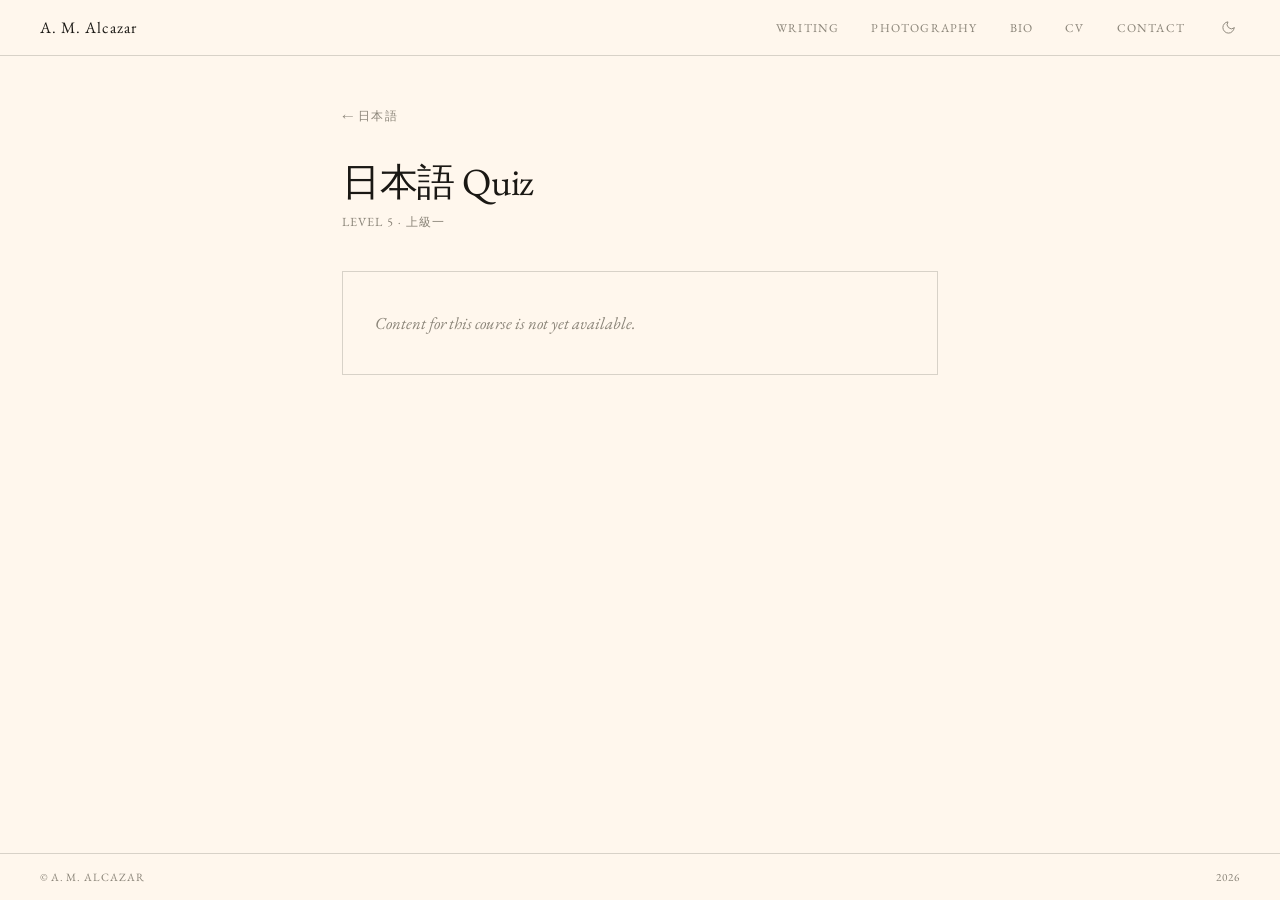
<file: japanese/japanese5_quiz.html>
<!DOCTYPE html>
<html lang="en">
<head>
  <meta charset="utf-8">
  <meta name="viewport" content="width=device-width, initial-scale=1">
  <title>日本語 Quiz — Level 5</title>
  <link rel="preconnect" href="https://fonts.googleapis.com">
  <link href="https://fonts.googleapis.com/css2?family=EB+Garamond:ital,wght@0,400;0,500;1,400&display=swap" rel="stylesheet">
  <link rel="stylesheet" href="/theme.css">
  <script>(function(){if(localStorage.getItem('theme')==='dark')document.documentElement.setAttribute('data-theme','dark');})()</script>
  <style>
    *, *::before, *::after { box-sizing: border-box; margin: 0; padding: 0; }
    :root { --cream: #fff7ed; --ink: #1a1814; --muted: #8a8478; --rule: #d8d2c8; }
    html, body { background: var(--cream); color: var(--ink); font-family: 'EB Garamond', Georgia, serif; min-height: 100vh; display: flex; flex-direction: column; }
    header { padding: 0 2.5rem; height: 56px; display: flex; justify-content: space-between; align-items: center; border-bottom: 1px solid var(--rule); flex-shrink: 0; }
    .site-name { font-weight: 400; font-size: 1rem; letter-spacing: 0.06em; color: var(--ink); text-decoration: none; }
    nav { display: flex; gap: 2rem; }
    nav a { font-size: 0.75rem; letter-spacing: 0.1em; text-transform: uppercase; color: var(--muted); text-decoration: none; transition: color 0.2s; }
    nav a:hover { color: var(--ink); }
    main { flex: 1; max-width: 660px; margin: 0 auto; padding: 3rem 2rem 4rem; width: 100%; }
    .back-link { font-size: 0.72rem; letter-spacing: 0.1em; text-transform: uppercase; color: var(--muted); text-decoration: none; display: inline-block; margin-bottom: 2rem; transition: color 0.2s; }
    .back-link:hover { color: var(--ink); }
    .quiz-title { font-size: clamp(1.8rem, 3vw, 2.6rem); font-weight: 400; letter-spacing: -0.01em; margin-bottom: 0.3rem; }
    .quiz-meta { font-size: 0.78rem; letter-spacing: 0.08em; text-transform: uppercase; color: var(--muted); margin-bottom: 2.5rem; }
    .placeholder { border: 1px solid var(--rule); padding: 2.5rem 2rem; color: var(--muted); font-style: italic; font-size: 1.05rem; }
    footer { padding: 1rem 2.5rem; border-top: 1px solid var(--rule); display: flex; justify-content: space-between; align-items: center; flex-shrink: 0; }
    footer span, footer a { font-size: 0.7rem; letter-spacing: 0.08em; color: var(--muted); text-transform: uppercase; text-decoration: none; }
    footer a:hover { color: var(--ink); }
    @media (max-width: 680px) { .site-name { display: none; } header { padding: 0 1rem; height: 48px; justify-content: center; } nav { gap: 0.75rem; } nav a { font-size: 0.62rem; } main { padding: 1.5rem 1rem 3rem; } }
  </style>
</head>
<body>
  <header>
    <a href="/" class="site-name">A. M. Alcazar</a>
    <nav>
      <a href="https://moviemarginalia.com">Writing</a>
      <a href="/photography.html">Photography</a>
      <a href="/bio.html">Bio</a>
      <a href="/cv.html">CV</a>
      <a href="mailto:hello@amalcazar.com">Contact</a>
      <button id="theme-toggle" onclick="toggleTheme()" aria-label="Switch to dark mode"><svg class="icon-moon" width="15" height="15" viewBox="0 0 24 24" fill="none" stroke="currentColor" stroke-width="1.5" stroke-linecap="round" stroke-linejoin="round"><path d="M21 12.79A9 9 0 1 1 11.21 3 7 7 0 0 0 21 12.79z"/></svg><svg class="icon-sun" width="15" height="15" viewBox="0 0 24 24" fill="none" stroke="currentColor" stroke-width="1.5" stroke-linecap="round" stroke-linejoin="round"><circle cx="12" cy="12" r="5"/><line x1="12" y1="1" x2="12" y2="3"/><line x1="12" y1="21" x2="12" y2="23"/><line x1="4.22" y1="4.22" x2="5.64" y2="5.64"/><line x1="18.36" y1="18.36" x2="19.78" y2="19.78"/><line x1="1" y1="12" x2="3" y2="12"/><line x1="21" y1="12" x2="23" y2="12"/><line x1="4.22" y1="19.78" x2="5.64" y2="18.36"/><line x1="18.36" y1="5.64" x2="19.78" y2="4.22"/></svg></button>
    </nav>
  </header>
  <main>
    <a href="japanese.html" class="back-link">← 日本語</a>
    <h1 class="quiz-title">日本語 Quiz</h1>
    <p class="quiz-meta">Level 5 · 上級一</p>
    <div class="placeholder">Content for this course is not yet available.</div>
  </main>
  <footer>
    <span>© A. M. Alcazar</span>
    <a href="mailto:hello@moviemarginalia.com">2026</a>
  </footer>
  <script src="/scripts/theme.js"></script>
</body>
</html>
</file>
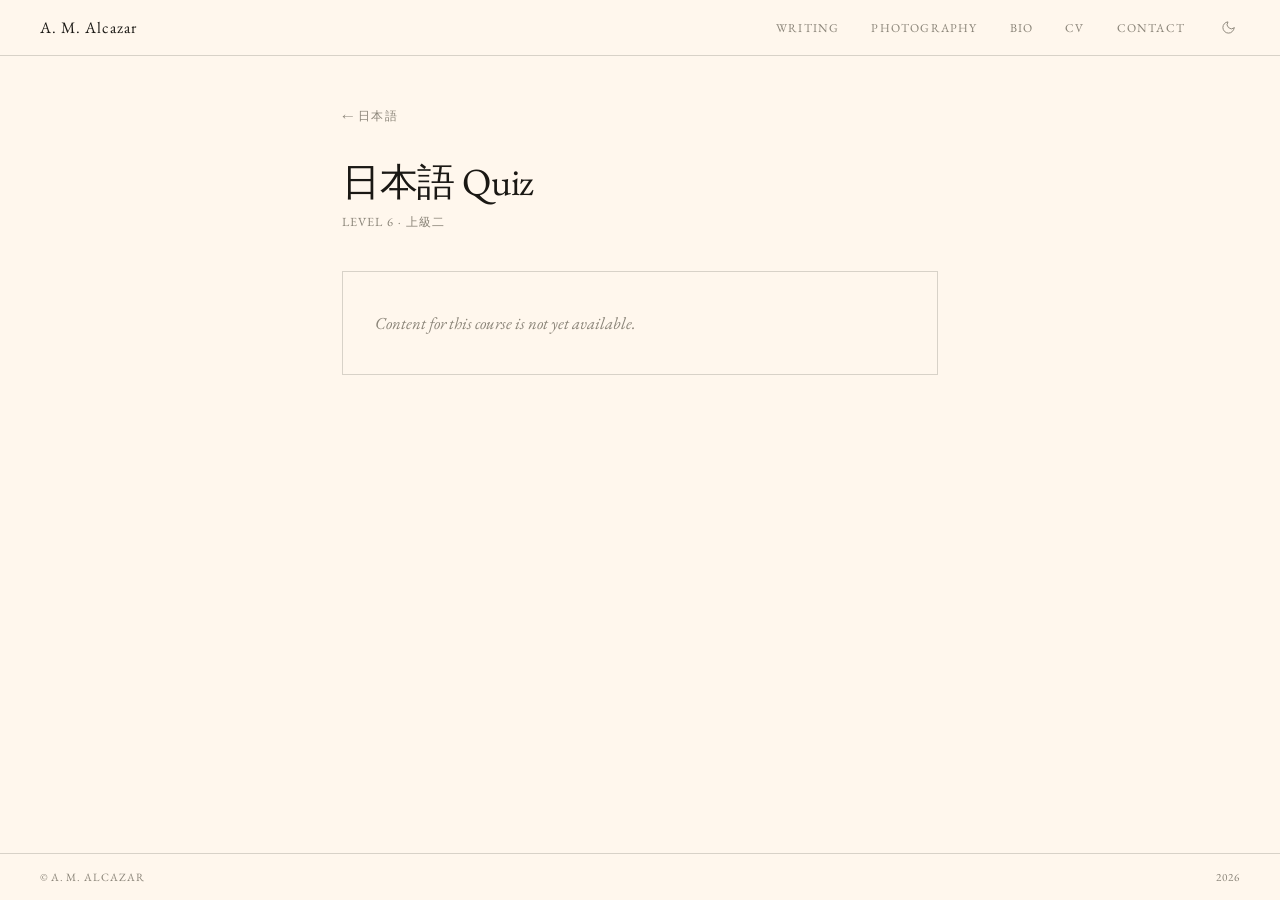
<file: japanese/japanese6_quiz.html>
<!DOCTYPE html>
<html lang="en">
<head>
  <meta charset="utf-8">
  <meta name="viewport" content="width=device-width, initial-scale=1">
  <title>日本語 Quiz — Level 6</title>
  <link rel="preconnect" href="https://fonts.googleapis.com">
  <link href="https://fonts.googleapis.com/css2?family=EB+Garamond:ital,wght@0,400;0,500;1,400&display=swap" rel="stylesheet">
  <link rel="stylesheet" href="/theme.css">
  <script>(function(){if(localStorage.getItem('theme')==='dark')document.documentElement.setAttribute('data-theme','dark');})()</script>
  <style>
    *, *::before, *::after { box-sizing: border-box; margin: 0; padding: 0; }
    :root { --cream: #fff7ed; --ink: #1a1814; --muted: #8a8478; --rule: #d8d2c8; }
    html, body { background: var(--cream); color: var(--ink); font-family: 'EB Garamond', Georgia, serif; min-height: 100vh; display: flex; flex-direction: column; }
    header { padding: 0 2.5rem; height: 56px; display: flex; justify-content: space-between; align-items: center; border-bottom: 1px solid var(--rule); flex-shrink: 0; }
    .site-name { font-weight: 400; font-size: 1rem; letter-spacing: 0.06em; color: var(--ink); text-decoration: none; }
    nav { display: flex; gap: 2rem; }
    nav a { font-size: 0.75rem; letter-spacing: 0.1em; text-transform: uppercase; color: var(--muted); text-decoration: none; transition: color 0.2s; }
    nav a:hover { color: var(--ink); }
    main { flex: 1; max-width: 660px; margin: 0 auto; padding: 3rem 2rem 4rem; width: 100%; }
    .back-link { font-size: 0.72rem; letter-spacing: 0.1em; text-transform: uppercase; color: var(--muted); text-decoration: none; display: inline-block; margin-bottom: 2rem; transition: color 0.2s; }
    .back-link:hover { color: var(--ink); }
    .quiz-title { font-size: clamp(1.8rem, 3vw, 2.6rem); font-weight: 400; letter-spacing: -0.01em; margin-bottom: 0.3rem; }
    .quiz-meta { font-size: 0.78rem; letter-spacing: 0.08em; text-transform: uppercase; color: var(--muted); margin-bottom: 2.5rem; }
    .placeholder { border: 1px solid var(--rule); padding: 2.5rem 2rem; color: var(--muted); font-style: italic; font-size: 1.05rem; }
    footer { padding: 1rem 2.5rem; border-top: 1px solid var(--rule); display: flex; justify-content: space-between; align-items: center; flex-shrink: 0; }
    footer span, footer a { font-size: 0.7rem; letter-spacing: 0.08em; color: var(--muted); text-transform: uppercase; text-decoration: none; }
    footer a:hover { color: var(--ink); }
    @media (max-width: 680px) { .site-name { display: none; } header { padding: 0 1rem; height: 48px; justify-content: center; } nav { gap: 0.75rem; } nav a { font-size: 0.62rem; } main { padding: 1.5rem 1rem 3rem; } }
  </style>
</head>
<body>
  <header>
    <a href="/" class="site-name">A. M. Alcazar</a>
    <nav>
      <a href="https://moviemarginalia.com">Writing</a>
      <a href="/photography.html">Photography</a>
      <a href="/bio.html">Bio</a>
      <a href="/cv.html">CV</a>
      <a href="mailto:hello@amalcazar.com">Contact</a>
      <button id="theme-toggle" onclick="toggleTheme()" aria-label="Switch to dark mode"><svg class="icon-moon" width="15" height="15" viewBox="0 0 24 24" fill="none" stroke="currentColor" stroke-width="1.5" stroke-linecap="round" stroke-linejoin="round"><path d="M21 12.79A9 9 0 1 1 11.21 3 7 7 0 0 0 21 12.79z"/></svg><svg class="icon-sun" width="15" height="15" viewBox="0 0 24 24" fill="none" stroke="currentColor" stroke-width="1.5" stroke-linecap="round" stroke-linejoin="round"><circle cx="12" cy="12" r="5"/><line x1="12" y1="1" x2="12" y2="3"/><line x1="12" y1="21" x2="12" y2="23"/><line x1="4.22" y1="4.22" x2="5.64" y2="5.64"/><line x1="18.36" y1="18.36" x2="19.78" y2="19.78"/><line x1="1" y1="12" x2="3" y2="12"/><line x1="21" y1="12" x2="23" y2="12"/><line x1="4.22" y1="19.78" x2="5.64" y2="18.36"/><line x1="18.36" y1="5.64" x2="19.78" y2="4.22"/></svg></button>
    </nav>
  </header>
  <main>
    <a href="japanese.html" class="back-link">← 日本語</a>
    <h1 class="quiz-title">日本語 Quiz</h1>
    <p class="quiz-meta">Level 6 · 上級二</p>
    <div class="placeholder">Content for this course is not yet available.</div>
  </main>
  <footer>
    <span>© A. M. Alcazar</span>
    <a href="mailto:hello@moviemarginalia.com">2026</a>
  </footer>
  <script src="/scripts/theme.js"></script>
</body>
</html>
</file>
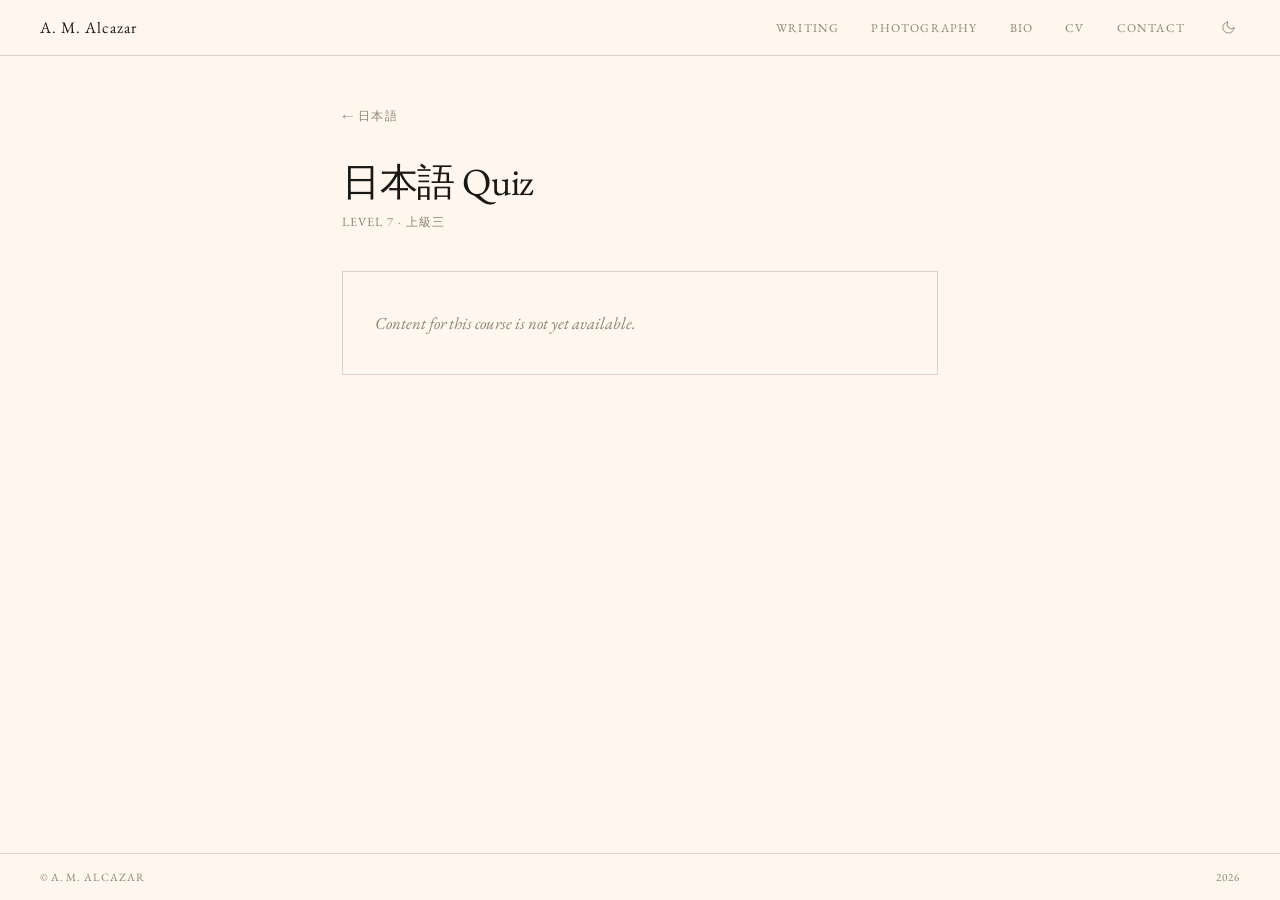
<file: japanese/japanese7_quiz.html>
<!DOCTYPE html>
<html lang="en">
<head>
  <meta charset="utf-8">
  <meta name="viewport" content="width=device-width, initial-scale=1">
  <title>日本語 Quiz — Level 7</title>
  <link rel="preconnect" href="https://fonts.googleapis.com">
  <link href="https://fonts.googleapis.com/css2?family=EB+Garamond:ital,wght@0,400;0,500;1,400&display=swap" rel="stylesheet">
  <link rel="stylesheet" href="/theme.css">
  <script>(function(){if(localStorage.getItem('theme')==='dark')document.documentElement.setAttribute('data-theme','dark');})()</script>
  <style>
    *, *::before, *::after { box-sizing: border-box; margin: 0; padding: 0; }
    :root { --cream: #fff7ed; --ink: #1a1814; --muted: #8a8478; --rule: #d8d2c8; }
    html, body { background: var(--cream); color: var(--ink); font-family: 'EB Garamond', Georgia, serif; min-height: 100vh; display: flex; flex-direction: column; }
    header { padding: 0 2.5rem; height: 56px; display: flex; justify-content: space-between; align-items: center; border-bottom: 1px solid var(--rule); flex-shrink: 0; }
    .site-name { font-weight: 400; font-size: 1rem; letter-spacing: 0.06em; color: var(--ink); text-decoration: none; }
    nav { display: flex; gap: 2rem; }
    nav a { font-size: 0.75rem; letter-spacing: 0.1em; text-transform: uppercase; color: var(--muted); text-decoration: none; transition: color 0.2s; }
    nav a:hover { color: var(--ink); }
    main { flex: 1; max-width: 660px; margin: 0 auto; padding: 3rem 2rem 4rem; width: 100%; }
    .back-link { font-size: 0.72rem; letter-spacing: 0.1em; text-transform: uppercase; color: var(--muted); text-decoration: none; display: inline-block; margin-bottom: 2rem; transition: color 0.2s; }
    .back-link:hover { color: var(--ink); }
    .quiz-title { font-size: clamp(1.8rem, 3vw, 2.6rem); font-weight: 400; letter-spacing: -0.01em; margin-bottom: 0.3rem; }
    .quiz-meta { font-size: 0.78rem; letter-spacing: 0.08em; text-transform: uppercase; color: var(--muted); margin-bottom: 2.5rem; }
    .placeholder { border: 1px solid var(--rule); padding: 2.5rem 2rem; color: var(--muted); font-style: italic; font-size: 1.05rem; }
    footer { padding: 1rem 2.5rem; border-top: 1px solid var(--rule); display: flex; justify-content: space-between; align-items: center; flex-shrink: 0; }
    footer span, footer a { font-size: 0.7rem; letter-spacing: 0.08em; color: var(--muted); text-transform: uppercase; text-decoration: none; }
    footer a:hover { color: var(--ink); }
    @media (max-width: 680px) { .site-name { display: none; } header { padding: 0 1rem; height: 48px; justify-content: center; } nav { gap: 0.75rem; } nav a { font-size: 0.62rem; } main { padding: 1.5rem 1rem 3rem; } }
  </style>
</head>
<body>
  <header>
    <a href="/" class="site-name">A. M. Alcazar</a>
    <nav>
      <a href="https://moviemarginalia.com">Writing</a>
      <a href="/photography.html">Photography</a>
      <a href="/bio.html">Bio</a>
      <a href="/cv.html">CV</a>
      <a href="mailto:hello@amalcazar.com">Contact</a>
      <button id="theme-toggle" onclick="toggleTheme()" aria-label="Switch to dark mode"><svg class="icon-moon" width="15" height="15" viewBox="0 0 24 24" fill="none" stroke="currentColor" stroke-width="1.5" stroke-linecap="round" stroke-linejoin="round"><path d="M21 12.79A9 9 0 1 1 11.21 3 7 7 0 0 0 21 12.79z"/></svg><svg class="icon-sun" width="15" height="15" viewBox="0 0 24 24" fill="none" stroke="currentColor" stroke-width="1.5" stroke-linecap="round" stroke-linejoin="round"><circle cx="12" cy="12" r="5"/><line x1="12" y1="1" x2="12" y2="3"/><line x1="12" y1="21" x2="12" y2="23"/><line x1="4.22" y1="4.22" x2="5.64" y2="5.64"/><line x1="18.36" y1="18.36" x2="19.78" y2="19.78"/><line x1="1" y1="12" x2="3" y2="12"/><line x1="21" y1="12" x2="23" y2="12"/><line x1="4.22" y1="19.78" x2="5.64" y2="18.36"/><line x1="18.36" y1="5.64" x2="19.78" y2="4.22"/></svg></button>
    </nav>
  </header>
  <main>
    <a href="japanese.html" class="back-link">← 日本語</a>
    <h1 class="quiz-title">日本語 Quiz</h1>
    <p class="quiz-meta">Level 7 · 上級三</p>
    <div class="placeholder">Content for this course is not yet available.</div>
  </main>
  <footer>
    <span>© A. M. Alcazar</span>
    <a href="mailto:hello@moviemarginalia.com">2026</a>
  </footer>
  <script src="/scripts/theme.js"></script>
</body>
</html>
</file>
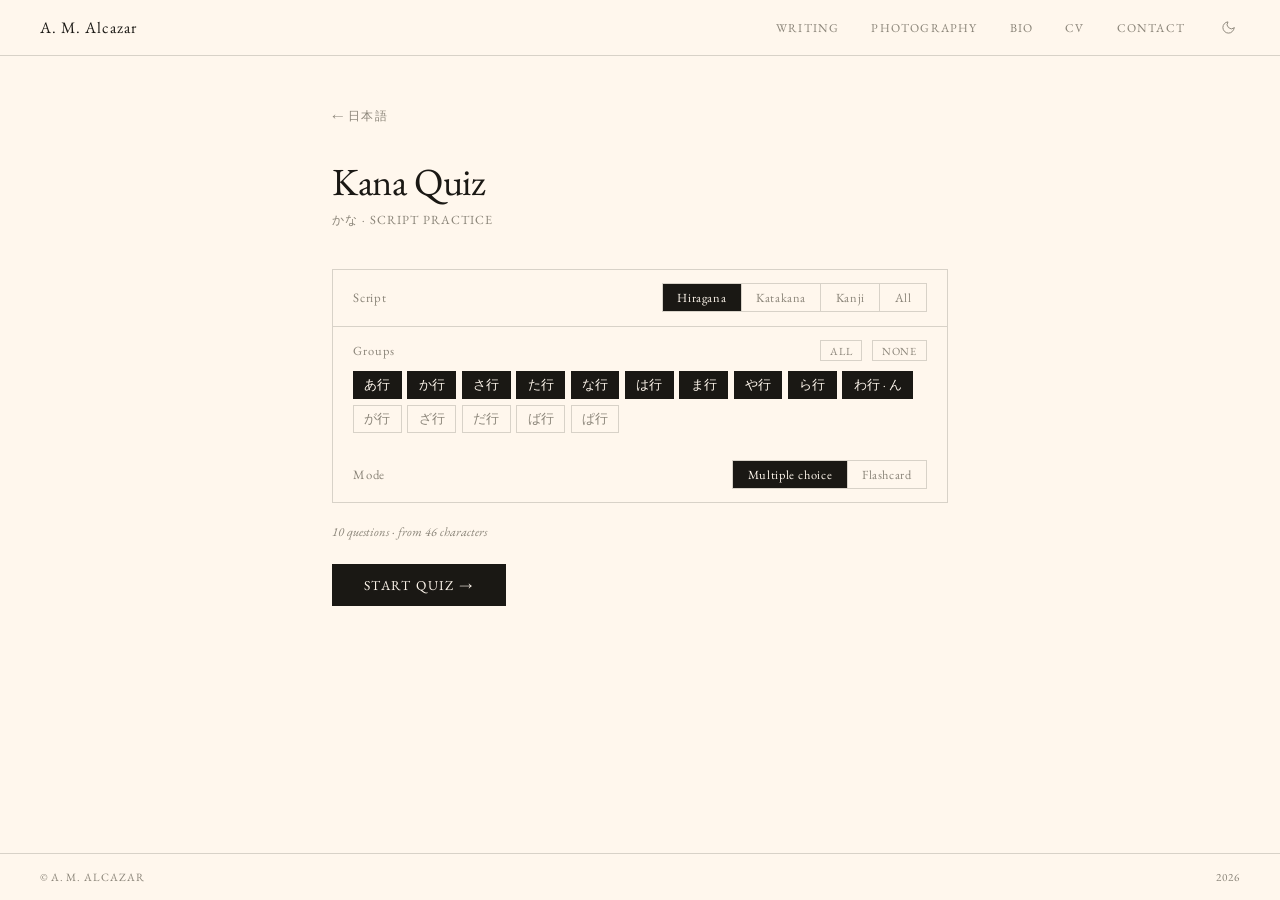
<file: japanese/kana_quiz.html>
<!DOCTYPE html>
<html lang="en">
<head>
  <meta charset="utf-8">
  <meta name="viewport" content="width=device-width, initial-scale=1">
  <title>Kana Quiz — かな</title>
  <link rel="preconnect" href="https://fonts.googleapis.com">
  <link href="https://fonts.googleapis.com/css2?family=EB+Garamond:ital,wght@0,400;0,500;1,400&display=swap" rel="stylesheet">
  <link rel="stylesheet" href="/theme.css">
  <script>(function(){if(localStorage.getItem('theme')==='dark')document.documentElement.setAttribute('data-theme','dark');})()</script>
  <style>
    *, *::before, *::after { box-sizing: border-box; margin: 0; padding: 0; }
    :root {
      --cream: #fff7ed; --ink: #1a1814; --muted: #8a8478; --rule: #d8d2c8;
      --green: #2a5c2a; --green-bg: #eef4ee;
      --red: #7a2828; --red-bg: #f4eeee;
    }

    html, body {
      background: var(--cream);
      color: var(--ink);
      font-family: 'EB Garamond', Georgia, serif;
      min-height: 100vh;
      display: flex;
      flex-direction: column;
    }

    header {
      padding: 0 2.5rem;
      height: 56px;
      display: flex;
      justify-content: space-between;
      align-items: center;
      border-bottom: 1px solid var(--rule);
      flex-shrink: 0;
    }
    .site-name { font-weight: 400; font-size: 1rem; letter-spacing: 0.06em; color: var(--ink); text-decoration: none; }
    nav { display: flex; gap: 2rem; }
    nav a { font-size: 0.75rem; letter-spacing: 0.1em; text-transform: uppercase; color: var(--muted); text-decoration: none; transition: color 0.2s; }
    nav a:hover { color: var(--ink); }

    main { flex: 1; max-width: 680px; margin: 0 auto; padding: 3rem 2rem 4rem; width: 100%; }

    .back-link { font-size: 0.72rem; letter-spacing: 0.1em; text-transform: uppercase; color: var(--muted); text-decoration: none; display: inline-block; margin-bottom: 2rem; transition: color 0.2s; }
    .back-link:hover { color: var(--ink); }

    /* ── Start screen ─────────────────────────────────────────────── */
    .quiz-title { font-size: clamp(1.8rem, 3vw, 2.6rem); font-weight: 400; letter-spacing: -0.01em; margin-bottom: 0.3rem; }
    .quiz-meta { font-size: 0.78rem; letter-spacing: 0.08em; text-transform: uppercase; color: var(--muted); margin-bottom: 2.5rem; }

    .settings-panel { border: 1px solid var(--rule); margin-bottom: 1.25rem; }

    .setting-row {
      display: flex;
      align-items: center;
      justify-content: space-between;
      padding: 0.85rem 1.25rem;
      border-bottom: 1px solid var(--rule);
    }
    .setting-row:last-child { border-bottom: none; }
    .setting-label { font-size: 0.8rem; letter-spacing: 0.06em; color: var(--muted); white-space: nowrap; margin-right: 1rem; flex-shrink: 0; }

    .toggle-group { display: flex; border: 1px solid var(--rule); flex-shrink: 0; }
    .toggle {
      font-family: 'EB Garamond', Georgia, serif;
      font-size: 0.78rem;
      letter-spacing: 0.05em;
      padding: 0.3rem 0.9rem;
      background: transparent;
      border: none;
      border-right: 1px solid var(--rule);
      color: var(--muted);
      cursor: pointer;
      transition: background 0.15s, color 0.15s;
      white-space: nowrap;
    }
    .toggle:last-child { border-right: none; }
    .toggle.active { background: var(--ink); color: var(--cream); }

    /* ── Group selection ──────────────────────────────────────────── */
    .group-section { padding: 0.85rem 1.25rem; border-bottom: 1px solid var(--rule); }
    .group-section:last-child { border-bottom: none; }
    .group-section-header {
      display: flex;
      align-items: center;
      gap: 0.6rem;
      margin-bottom: 0.65rem;
    }
    .group-section-label { font-size: 0.78rem; letter-spacing: 0.08em; color: var(--muted); flex: 1; }
    .mini-btn {
      font-family: 'EB Garamond', Georgia, serif;
      font-size: 0.68rem;
      letter-spacing: 0.08em;
      text-transform: uppercase;
      padding: 0.15rem 0.55rem;
      background: transparent;
      border: 1px solid var(--rule);
      color: var(--muted);
      cursor: pointer;
      transition: border-color 0.15s, color 0.15s;
    }
    .mini-btn:hover { border-color: var(--ink); color: var(--ink); }

    .chip-grid { display: flex; flex-wrap: wrap; gap: 0.35rem; }
    .chip {
      font-family: 'EB Garamond', Georgia, serif;
      font-size: 0.8rem;
      padding: 0.25rem 0.65rem;
      border: 1px solid var(--rule);
      background: transparent;
      color: var(--muted);
      cursor: pointer;
      transition: background 0.12s, color 0.12s, border-color 0.12s;
      white-space: nowrap;
    }
    .chip.on { background: var(--ink); color: var(--cream); border-color: var(--ink); }
    .chip:hover:not(.on) { border-color: var(--muted); color: var(--ink); }

    .pool-info { font-size: 0.78rem; color: var(--muted); font-style: italic; margin-bottom: 1.5rem; }

    .start-btn {
      font-family: 'EB Garamond', Georgia, serif;
      font-size: 0.85rem;
      letter-spacing: 0.1em;
      text-transform: uppercase;
      padding: 0.75rem 2rem;
      background: var(--ink);
      color: var(--cream);
      border: none;
      cursor: pointer;
      transition: opacity 0.2s;
    }
    .start-btn:hover { opacity: 0.82; }
    .start-btn:disabled { opacity: 0.35; cursor: default; }

    /* ── Quiz shared ──────────────────────────────────────────────── */
    .progress-row { display: flex; justify-content: space-between; margin-bottom: 0.75rem; }
    .progress-label { font-size: 0.75rem; letter-spacing: 0.1em; text-transform: uppercase; color: var(--muted); }
    .progress-bar { height: 2px; background: var(--rule); margin-bottom: 1.5rem; position: relative; }
    .progress-fill { position: absolute; top: 0; left: 0; height: 100%; background: var(--ink); transition: width 0.3s ease; }

    .question-card {
      border: 1px solid var(--rule);
      padding: 2.5rem 2rem;
      text-align: center;
      margin-bottom: 1.25rem;
    }
    .question-kana { font-size: clamp(3rem, 14vw, 6rem); font-weight: 400; line-height: 1; margin-bottom: 0.5rem; }
    .question-reading { font-size: 1.05rem; color: var(--muted); font-style: italic; }

    /* ── Multiple choice ──────────────────────────────────────────── */
    .answer-grid { display: grid; grid-template-columns: 1fr 1fr; gap: 0.55rem; margin-bottom: 1.5rem; }
    .answer-btn {
      font-family: 'EB Garamond', Georgia, serif;
      font-size: 1rem;
      line-height: 1.35;
      padding: 0.8rem 1rem;
      background: transparent;
      border: 1px solid var(--rule);
      color: var(--ink);
      cursor: pointer;
      text-align: center;
      transition: border-color 0.12s, background 0.12s, color 0.12s;
    }
    .answer-btn:hover:not(:disabled) { border-color: var(--muted); }
    .answer-btn.correct { border-color: var(--green); background: var(--green-bg); color: var(--green); }
    .answer-btn.wrong { border-color: var(--red); background: var(--red-bg); color: var(--red); }

    /* ── Flashcard ────────────────────────────────────────────────── */
    .flashcard {
      border: 1px solid var(--rule);
      min-height: 200px;
      display: flex;
      flex-direction: column;
      align-items: center;
      justify-content: center;
      padding: 2.5rem 2rem;
      text-align: center;
      margin-bottom: 1.25rem;
      cursor: pointer;
      transition: border-color 0.2s;
      user-select: none;
    }
    .flashcard.revealed { cursor: default; }
    .flashcard:not(.revealed):hover { border-color: var(--muted); }
    .flashcard-answer { font-size: clamp(1.4rem, 4vw, 2.2rem); font-style: italic; }
    .flashcard-hint { font-size: 0.7rem; letter-spacing: 0.1em; text-transform: uppercase; color: var(--muted); margin-top: 1rem; }
    .flash-actions { display: flex; gap: 0.6rem; margin-bottom: 1.5rem; }
    .flash-btn {
      font-family: 'EB Garamond', Georgia, serif;
      font-size: 0.8rem;
      letter-spacing: 0.08em;
      text-transform: uppercase;
      padding: 0.65rem 1.4rem;
      background: transparent;
      border: 1px solid var(--rule);
      color: var(--muted);
      cursor: pointer;
      transition: border-color 0.15s, color 0.15s;
    }
    .flash-btn:hover { border-color: var(--ink); color: var(--ink); }
    .flash-btn.primary { background: var(--ink); color: var(--cream); border-color: var(--ink); }
    .flash-btn.primary:hover { opacity: 0.82; }

    /* ── Results ──────────────────────────────────────────────────── */
    .result-score { font-size: clamp(3rem, 12vw, 6rem); font-weight: 400; line-height: 1; margin-bottom: 0.25rem; }
    .result-label { font-size: 0.8rem; letter-spacing: 0.1em; text-transform: uppercase; color: var(--muted); margin-bottom: 2rem; }
    .missed-section-label { font-size: 0.7rem; letter-spacing: 0.1em; text-transform: uppercase; color: var(--muted); margin-bottom: 0.5rem; }
    .missed-list { border: 1px solid var(--rule); margin-bottom: 2rem; }
    .missed-item { display: flex; align-items: baseline; gap: 0.75rem; padding: 0.7rem 1.25rem; border-bottom: 1px solid var(--rule); }
    .missed-item:last-child { border-bottom: none; }
    .missed-kana { font-size: 1.6rem; }
    .missed-answer { font-size: 0.9rem; color: var(--muted); }
    .result-actions { display: flex; gap: 0.6rem; }
    .result-btn {
      font-family: 'EB Garamond', Georgia, serif;
      font-size: 0.78rem;
      letter-spacing: 0.08em;
      text-transform: uppercase;
      padding: 0.65rem 1.4rem;
      background: transparent;
      border: 1px solid var(--rule);
      color: var(--muted);
      cursor: pointer;
      transition: border-color 0.15s, color 0.15s;
    }
    .result-btn:hover { border-color: var(--ink); color: var(--ink); }
    .result-btn.primary { background: var(--ink); color: var(--cream); border-color: var(--ink); }
    .result-btn.primary:hover { opacity: 0.82; }

    footer { padding: 1rem 2.5rem; border-top: 1px solid var(--rule); display: flex; justify-content: space-between; align-items: center; flex-shrink: 0; }
    footer span, footer a { font-size: 0.7rem; letter-spacing: 0.08em; color: var(--muted); text-transform: uppercase; text-decoration: none; }
    footer a:hover { color: var(--ink); }

    [hidden] { display: none !important; }

    @media (max-width: 680px) {
      .site-name { display: none; }
      header { padding: 0 1rem; height: 48px; justify-content: center; }
      nav { gap: 0.75rem; }
      nav a { font-size: 0.62rem; }
      main { padding: 1.5rem 1rem 3rem; }
      .answer-grid { grid-template-columns: 1fr 1fr; }
      .toggle { padding: 0.3rem 0.55rem; font-size: 0.72rem; }
      .flash-actions { flex-direction: column; }
    }
  </style>
</head>
<body>
  <header>
    <a href="/" class="site-name">A. M. Alcazar</a>
    <nav>
      <a href="https://moviemarginalia.com">Writing</a>
      <a href="/photography.html">Photography</a>
      <a href="/bio.html">Bio</a>
      <a href="/cv.html">CV</a>
      <a href="mailto:hello@amalcazar.com">Contact</a>
      <button id="theme-toggle" onclick="toggleTheme()" aria-label="Switch to dark mode"><svg class="icon-moon" width="15" height="15" viewBox="0 0 24 24" fill="none" stroke="currentColor" stroke-width="1.5" stroke-linecap="round" stroke-linejoin="round"><path d="M21 12.79A9 9 0 1 1 11.21 3 7 7 0 0 0 21 12.79z"/></svg><svg class="icon-sun" width="15" height="15" viewBox="0 0 24 24" fill="none" stroke="currentColor" stroke-width="1.5" stroke-linecap="round" stroke-linejoin="round"><circle cx="12" cy="12" r="5"/><line x1="12" y1="1" x2="12" y2="3"/><line x1="12" y1="21" x2="12" y2="23"/><line x1="4.22" y1="4.22" x2="5.64" y2="5.64"/><line x1="18.36" y1="18.36" x2="19.78" y2="19.78"/><line x1="1" y1="12" x2="3" y2="12"/><line x1="21" y1="12" x2="23" y2="12"/><line x1="4.22" y1="19.78" x2="5.64" y2="18.36"/><line x1="18.36" y1="5.64" x2="19.78" y2="4.22"/></svg></button>
    </nav>
  </header>

  <main>

    <!-- ── Start screen ─────────────────────────────────────────── -->
    <div id="startScreen">
      <a href="japanese.html" class="back-link">← 日本語</a>
      <h1 class="quiz-title">Kana Quiz</h1>
      <p class="quiz-meta">かな · Script Practice</p>

      <div class="settings-panel">

        <!-- Script -->
        <div class="setting-row">
          <span class="setting-label">Script</span>
          <div class="toggle-group">
            <button class="toggle active" id="btnHira">Hiragana</button>
            <button class="toggle" id="btnKata">Katakana</button>
            <button class="toggle" id="btnKanji">Kanji</button>
            <button class="toggle" id="btnAll">All</button>
          </div>
        </div>

        <!-- Group selection (rendered by JS) -->
        <div id="groupPanel"></div>

        <!-- Mode -->
        <div class="setting-row">
          <span class="setting-label">Mode</span>
          <div class="toggle-group">
            <button class="toggle active" id="mcBtn">Multiple choice</button>
            <button class="toggle" id="flashBtn">Flashcard</button>
          </div>
        </div>

      </div>

      <p class="pool-info" id="poolInfo"></p>
      <button class="start-btn" id="startBtn">Start quiz →</button>
    </div>

    <!-- ── Multiple choice screen ───────────────────────────────── -->
    <div id="quizScreenMC" hidden>
      <div class="progress-row">
        <span class="progress-label" id="mcProgress"></span>
        <span class="progress-label" id="mcScore"></span>
      </div>
      <div class="progress-bar"><div class="progress-fill" id="mcFill"></div></div>
      <div class="question-card">
        <div class="question-kana" id="mcKana"></div>
        <div class="question-reading" id="mcReading"></div>
      </div>
      <div class="answer-grid" id="mcOptions"></div>
    </div>

    <!-- ── Flashcard screen ──────────────────────────────────────── -->
    <div id="quizScreenFlash" hidden>
      <div class="progress-row">
        <span class="progress-label" id="flashProgress"></span>
        <span class="progress-label" id="flashScore"></span>
      </div>
      <div class="progress-bar"><div class="progress-fill" id="flashFill"></div></div>
      <div class="flashcard" id="flashCard">
        <div class="question-kana" id="flashKana"></div>
        <div class="question-reading" id="flashReading"></div>
        <div class="flashcard-answer" id="flashAnswer" hidden></div>
        <div class="flashcard-hint" id="flashHint">tap to reveal</div>
      </div>
      <div class="flash-actions" id="flashActions" hidden>
        <button class="flash-btn primary" id="gotItBtn">Got it ✓</button>
        <button class="flash-btn" id="tryAgainBtn">Try again ↺</button>
      </div>
    </div>

    <!-- ── Result screen ─────────────────────────────────────────── -->
    <div id="resultScreen" hidden>
      <div class="result-score" id="resultScore"></div>
      <p class="result-label" id="resultLabel"></p>
      <p class="missed-section-label" id="missedLabel"></p>
      <div class="missed-list" id="missedList"></div>
      <div class="result-actions">
        <button class="result-btn primary" id="retryBtn">Try again</button>
        <button class="result-btn" id="newSelBtn">New selection</button>
      </div>
    </div>

  </main>

  <footer>
    <span>© A. M. Alcazar</span>
    <a href="mailto:hello@moviemarginalia.com">2026</a>
  </footer>

  <script>
  // ── Character data ───────────────────────────────────────────────────────────
  // type: 'kana'  → answer = romaji, no hint shown on question card
  // type: 'kanji' → answer = English meaning, romaji shown as reading hint

  const GROUPS = {
    hiragana: [
      { id: 'h-a',   name: 'あ行',  chars: [
        { kana:'あ', romaji:'a',   answer:'a',   type:'kana' },
        { kana:'い', romaji:'i',   answer:'i',   type:'kana' },
        { kana:'う', romaji:'u',   answer:'u',   type:'kana' },
        { kana:'え', romaji:'e',   answer:'e',   type:'kana' },
        { kana:'お', romaji:'o',   answer:'o',   type:'kana' },
      ]},
      { id: 'h-ka',  name: 'か行',  chars: [
        { kana:'か', romaji:'ka',  answer:'ka',  type:'kana' },
        { kana:'き', romaji:'ki',  answer:'ki',  type:'kana' },
        { kana:'く', romaji:'ku',  answer:'ku',  type:'kana' },
        { kana:'け', romaji:'ke',  answer:'ke',  type:'kana' },
        { kana:'こ', romaji:'ko',  answer:'ko',  type:'kana' },
      ]},
      { id: 'h-sa',  name: 'さ行',  chars: [
        { kana:'さ', romaji:'sa',  answer:'sa',  type:'kana' },
        { kana:'し', romaji:'shi', answer:'shi', type:'kana' },
        { kana:'す', romaji:'su',  answer:'su',  type:'kana' },
        { kana:'せ', romaji:'se',  answer:'se',  type:'kana' },
        { kana:'そ', romaji:'so',  answer:'so',  type:'kana' },
      ]},
      { id: 'h-ta',  name: 'た行',  chars: [
        { kana:'た', romaji:'ta',  answer:'ta',  type:'kana' },
        { kana:'ち', romaji:'chi', answer:'chi', type:'kana' },
        { kana:'つ', romaji:'tsu', answer:'tsu', type:'kana' },
        { kana:'て', romaji:'te',  answer:'te',  type:'kana' },
        { kana:'と', romaji:'to',  answer:'to',  type:'kana' },
      ]},
      { id: 'h-na',  name: 'な行',  chars: [
        { kana:'な', romaji:'na',  answer:'na',  type:'kana' },
        { kana:'に', romaji:'ni',  answer:'ni',  type:'kana' },
        { kana:'ぬ', romaji:'nu',  answer:'nu',  type:'kana' },
        { kana:'ね', romaji:'ne',  answer:'ne',  type:'kana' },
        { kana:'の', romaji:'no',  answer:'no',  type:'kana' },
      ]},
      { id: 'h-ha',  name: 'は行',  chars: [
        { kana:'は', romaji:'ha',  answer:'ha',  type:'kana' },
        { kana:'ひ', romaji:'hi',  answer:'hi',  type:'kana' },
        { kana:'ふ', romaji:'fu',  answer:'fu',  type:'kana' },
        { kana:'へ', romaji:'he',  answer:'he',  type:'kana' },
        { kana:'ほ', romaji:'ho',  answer:'ho',  type:'kana' },
      ]},
      { id: 'h-ma',  name: 'ま行',  chars: [
        { kana:'ま', romaji:'ma',  answer:'ma',  type:'kana' },
        { kana:'み', romaji:'mi',  answer:'mi',  type:'kana' },
        { kana:'む', romaji:'mu',  answer:'mu',  type:'kana' },
        { kana:'め', romaji:'me',  answer:'me',  type:'kana' },
        { kana:'も', romaji:'mo',  answer:'mo',  type:'kana' },
      ]},
      { id: 'h-ya',  name: 'や行',  chars: [
        { kana:'や', romaji:'ya',  answer:'ya',  type:'kana' },
        { kana:'ゆ', romaji:'yu',  answer:'yu',  type:'kana' },
        { kana:'よ', romaji:'yo',  answer:'yo',  type:'kana' },
      ]},
      { id: 'h-ra',  name: 'ら行',  chars: [
        { kana:'ら', romaji:'ra',  answer:'ra',  type:'kana' },
        { kana:'り', romaji:'ri',  answer:'ri',  type:'kana' },
        { kana:'る', romaji:'ru',  answer:'ru',  type:'kana' },
        { kana:'れ', romaji:'re',  answer:'re',  type:'kana' },
        { kana:'ろ', romaji:'ro',  answer:'ro',  type:'kana' },
      ]},
      { id: 'h-wa',  name: 'わ行 · ん', chars: [
        { kana:'わ', romaji:'wa',  answer:'wa',  type:'kana' },
        { kana:'を', romaji:'wo',  answer:'wo',  type:'kana' },
        { kana:'ん', romaji:'n',   answer:'n',   type:'kana' },
      ]},
      { id: 'h-ga',  name: 'が行',  chars: [
        { kana:'が', romaji:'ga',  answer:'ga',  type:'kana' },
        { kana:'ぎ', romaji:'gi',  answer:'gi',  type:'kana' },
        { kana:'ぐ', romaji:'gu',  answer:'gu',  type:'kana' },
        { kana:'げ', romaji:'ge',  answer:'ge',  type:'kana' },
        { kana:'ご', romaji:'go',  answer:'go',  type:'kana' },
      ]},
      { id: 'h-za',  name: 'ざ行',  chars: [
        { kana:'ざ', romaji:'za',  answer:'za',  type:'kana' },
        { kana:'じ', romaji:'ji',  answer:'ji',  type:'kana' },
        { kana:'ず', romaji:'zu',  answer:'zu',  type:'kana' },
        { kana:'ぜ', romaji:'ze',  answer:'ze',  type:'kana' },
        { kana:'ぞ', romaji:'zo',  answer:'zo',  type:'kana' },
      ]},
      { id: 'h-da',  name: 'だ行',  chars: [
        { kana:'だ', romaji:'da',  answer:'da',  type:'kana' },
        { kana:'で', romaji:'de',  answer:'de',  type:'kana' },
        { kana:'ど', romaji:'do',  answer:'do',  type:'kana' },
      ]},
      { id: 'h-ba',  name: 'ば行',  chars: [
        { kana:'ば', romaji:'ba',  answer:'ba',  type:'kana' },
        { kana:'び', romaji:'bi',  answer:'bi',  type:'kana' },
        { kana:'ぶ', romaji:'bu',  answer:'bu',  type:'kana' },
        { kana:'べ', romaji:'be',  answer:'be',  type:'kana' },
        { kana:'ぼ', romaji:'bo',  answer:'bo',  type:'kana' },
      ]},
      { id: 'h-pa',  name: 'ぱ行',  chars: [
        { kana:'ぱ', romaji:'pa',  answer:'pa',  type:'kana' },
        { kana:'ぴ', romaji:'pi',  answer:'pi',  type:'kana' },
        { kana:'ぷ', romaji:'pu',  answer:'pu',  type:'kana' },
        { kana:'ぺ', romaji:'pe',  answer:'pe',  type:'kana' },
        { kana:'ぽ', romaji:'po',  answer:'po',  type:'kana' },
      ]},
    ],

    katakana: [
      { id: 'k-a',   name: 'ア行',  chars: [
        { kana:'ア', romaji:'a',   answer:'a',   type:'kana' },
        { kana:'イ', romaji:'i',   answer:'i',   type:'kana' },
        { kana:'ウ', romaji:'u',   answer:'u',   type:'kana' },
        { kana:'エ', romaji:'e',   answer:'e',   type:'kana' },
        { kana:'オ', romaji:'o',   answer:'o',   type:'kana' },
      ]},
      { id: 'k-ka',  name: 'カ行',  chars: [
        { kana:'カ', romaji:'ka',  answer:'ka',  type:'kana' },
        { kana:'キ', romaji:'ki',  answer:'ki',  type:'kana' },
        { kana:'ク', romaji:'ku',  answer:'ku',  type:'kana' },
        { kana:'ケ', romaji:'ke',  answer:'ke',  type:'kana' },
        { kana:'コ', romaji:'ko',  answer:'ko',  type:'kana' },
      ]},
      { id: 'k-sa',  name: 'サ行',  chars: [
        { kana:'サ', romaji:'sa',  answer:'sa',  type:'kana' },
        { kana:'シ', romaji:'shi', answer:'shi', type:'kana' },
        { kana:'ス', romaji:'su',  answer:'su',  type:'kana' },
        { kana:'セ', romaji:'se',  answer:'se',  type:'kana' },
        { kana:'ソ', romaji:'so',  answer:'so',  type:'kana' },
      ]},
      { id: 'k-ta',  name: 'タ行',  chars: [
        { kana:'タ', romaji:'ta',  answer:'ta',  type:'kana' },
        { kana:'チ', romaji:'chi', answer:'chi', type:'kana' },
        { kana:'ツ', romaji:'tsu', answer:'tsu', type:'kana' },
        { kana:'テ', romaji:'te',  answer:'te',  type:'kana' },
        { kana:'ト', romaji:'to',  answer:'to',  type:'kana' },
      ]},
      { id: 'k-na',  name: 'ナ行',  chars: [
        { kana:'ナ', romaji:'na',  answer:'na',  type:'kana' },
        { kana:'ニ', romaji:'ni',  answer:'ni',  type:'kana' },
        { kana:'ヌ', romaji:'nu',  answer:'nu',  type:'kana' },
        { kana:'ネ', romaji:'ne',  answer:'ne',  type:'kana' },
        { kana:'ノ', romaji:'no',  answer:'no',  type:'kana' },
      ]},
      { id: 'k-ha',  name: 'ハ行',  chars: [
        { kana:'ハ', romaji:'ha',  answer:'ha',  type:'kana' },
        { kana:'ヒ', romaji:'hi',  answer:'hi',  type:'kana' },
        { kana:'フ', romaji:'fu',  answer:'fu',  type:'kana' },
        { kana:'ヘ', romaji:'he',  answer:'he',  type:'kana' },
        { kana:'ホ', romaji:'ho',  answer:'ho',  type:'kana' },
      ]},
      { id: 'k-ma',  name: 'マ行',  chars: [
        { kana:'マ', romaji:'ma',  answer:'ma',  type:'kana' },
        { kana:'ミ', romaji:'mi',  answer:'mi',  type:'kana' },
        { kana:'ム', romaji:'mu',  answer:'mu',  type:'kana' },
        { kana:'メ', romaji:'me',  answer:'me',  type:'kana' },
        { kana:'モ', romaji:'mo',  answer:'mo',  type:'kana' },
      ]},
      { id: 'k-ya',  name: 'ヤ行',  chars: [
        { kana:'ヤ', romaji:'ya',  answer:'ya',  type:'kana' },
        { kana:'ユ', romaji:'yu',  answer:'yu',  type:'kana' },
        { kana:'ヨ', romaji:'yo',  answer:'yo',  type:'kana' },
      ]},
      { id: 'k-ra',  name: 'ラ行',  chars: [
        { kana:'ラ', romaji:'ra',  answer:'ra',  type:'kana' },
        { kana:'リ', romaji:'ri',  answer:'ri',  type:'kana' },
        { kana:'ル', romaji:'ru',  answer:'ru',  type:'kana' },
        { kana:'レ', romaji:'re',  answer:'re',  type:'kana' },
        { kana:'ロ', romaji:'ro',  answer:'ro',  type:'kana' },
      ]},
      { id: 'k-wa',  name: 'ワ行 · ン', chars: [
        { kana:'ワ', romaji:'wa',  answer:'wa',  type:'kana' },
        { kana:'ヲ', romaji:'wo',  answer:'wo',  type:'kana' },
        { kana:'ン', romaji:'n',   answer:'n',   type:'kana' },
      ]},
      { id: 'k-ga',  name: 'ガ行',  chars: [
        { kana:'ガ', romaji:'ga',  answer:'ga',  type:'kana' },
        { kana:'ギ', romaji:'gi',  answer:'gi',  type:'kana' },
        { kana:'グ', romaji:'gu',  answer:'gu',  type:'kana' },
        { kana:'ゲ', romaji:'ge',  answer:'ge',  type:'kana' },
        { kana:'ゴ', romaji:'go',  answer:'go',  type:'kana' },
      ]},
      { id: 'k-za',  name: 'ザ行',  chars: [
        { kana:'ザ', romaji:'za',  answer:'za',  type:'kana' },
        { kana:'ジ', romaji:'ji',  answer:'ji',  type:'kana' },
        { kana:'ズ', romaji:'zu',  answer:'zu',  type:'kana' },
        { kana:'ゼ', romaji:'ze',  answer:'ze',  type:'kana' },
        { kana:'ゾ', romaji:'zo',  answer:'zo',  type:'kana' },
      ]},
      { id: 'k-da',  name: 'ダ行',  chars: [
        { kana:'ダ', romaji:'da',  answer:'da',  type:'kana' },
        { kana:'デ', romaji:'de',  answer:'de',  type:'kana' },
        { kana:'ド', romaji:'do',  answer:'do',  type:'kana' },
      ]},
      { id: 'k-ba',  name: 'バ行',  chars: [
        { kana:'バ', romaji:'ba',  answer:'ba',  type:'kana' },
        { kana:'ビ', romaji:'bi',  answer:'bi',  type:'kana' },
        { kana:'ブ', romaji:'bu',  answer:'bu',  type:'kana' },
        { kana:'ベ', romaji:'be',  answer:'be',  type:'kana' },
        { kana:'ボ', romaji:'bo',  answer:'bo',  type:'kana' },
      ]},
      { id: 'k-pa',  name: 'パ行',  chars: [
        { kana:'パ', romaji:'pa',  answer:'pa',  type:'kana' },
        { kana:'ピ', romaji:'pi',  answer:'pi',  type:'kana' },
        { kana:'プ', romaji:'pu',  answer:'pu',  type:'kana' },
        { kana:'ペ', romaji:'pe',  answer:'pe',  type:'kana' },
        { kana:'ポ', romaji:'po',  answer:'po',  type:'kana' },
      ]},
    ],

    kanji: [
      { id: 'j-num',  name: 'Numbers', chars: [
        { kana:'一', romaji:'ichi',    answer:'One',         type:'kanji' },
        { kana:'二', romaji:'ni',      answer:'Two',         type:'kanji' },
        { kana:'三', romaji:'san',     answer:'Three',       type:'kanji' },
        { kana:'四', romaji:'shi/yon', answer:'Four',        type:'kanji' },
        { kana:'五', romaji:'go',      answer:'Five',        type:'kanji' },
        { kana:'六', romaji:'roku',    answer:'Six',         type:'kanji' },
        { kana:'七', romaji:'shichi',  answer:'Seven',       type:'kanji' },
        { kana:'八', romaji:'hachi',   answer:'Eight',       type:'kanji' },
        { kana:'九', romaji:'kyuu',    answer:'Nine',        type:'kanji' },
        { kana:'十', romaji:'juu',     answer:'Ten',         type:'kanji' },
        { kana:'百', romaji:'hyaku',   answer:'Hundred',     type:'kanji' },
        { kana:'千', romaji:'sen',     answer:'Thousand',    type:'kanji' },
        { kana:'万', romaji:'man',     answer:'Ten thousand',type:'kanji' },
      ]},
      { id: 'j-time', name: 'Time', chars: [
        { kana:'日', romaji:'nichi/hi', answer:'Day / Sun',  type:'kanji' },
        { kana:'月', romaji:'tsuki',    answer:'Month / Moon',type:'kanji' },
        { kana:'年', romaji:'nen/toshi',answer:'Year',       type:'kanji' },
        { kana:'時', romaji:'ji',       answer:'Hour / Time', type:'kanji' },
        { kana:'分', romaji:'fun/pun',  answer:'Minute',     type:'kanji' },
        { kana:'週', romaji:'shuu',     answer:'Week',       type:'kanji' },
        { kana:'今', romaji:'ima',      answer:'Now',        type:'kanji' },
        { kana:'朝', romaji:'asa',      answer:'Morning',    type:'kanji' },
        { kana:'昼', romaji:'hiru',     answer:'Noon',       type:'kanji' },
        { kana:'夜', romaji:'yoru',     answer:'Night',      type:'kanji' },
      ]},
      { id: 'j-ppl',  name: 'People', chars: [
        { kana:'人', romaji:'hito',    answer:'Person',      type:'kanji' },
        { kana:'男', romaji:'otoko',   answer:'Man',         type:'kanji' },
        { kana:'女', romaji:'onna',    answer:'Woman',       type:'kanji' },
        { kana:'子', romaji:'ko',      answer:'Child',       type:'kanji' },
        { kana:'友', romaji:'tomo',    answer:'Friend',      type:'kanji' },
        { kana:'父', romaji:'chichi',  answer:'Father',      type:'kanji' },
        { kana:'母', romaji:'haha',    answer:'Mother',      type:'kanji' },
        { kana:'先', romaji:'sen',     answer:'Previous / Before',type:'kanji' },
        { kana:'生', romaji:'sei',     answer:'Life / Student',   type:'kanji' },
      ]},
      { id: 'j-nat',  name: 'Nature', chars: [
        { kana:'山', romaji:'yama',    answer:'Mountain',   type:'kanji' },
        { kana:'川', romaji:'kawa',    answer:'River',      type:'kanji' },
        { kana:'木', romaji:'ki',      answer:'Tree',       type:'kanji' },
        { kana:'水', romaji:'mizu',    answer:'Water',      type:'kanji' },
        { kana:'火', romaji:'hi',      answer:'Fire',       type:'kanji' },
        { kana:'土', romaji:'tsuchi',  answer:'Earth / Soil',type:'kanji' },
        { kana:'空', romaji:'sora',    answer:'Sky',        type:'kanji' },
        { kana:'花', romaji:'hana',    answer:'Flower',     type:'kanji' },
        { kana:'雨', romaji:'ame',     answer:'Rain',       type:'kanji' },
      ]},
      { id: 'j-dir',  name: 'Direction', chars: [
        { kana:'上', romaji:'ue',      answer:'Above / Up',  type:'kanji' },
        { kana:'下', romaji:'shita',   answer:'Below / Down',type:'kanji' },
        { kana:'左', romaji:'hidari',  answer:'Left',        type:'kanji' },
        { kana:'右', romaji:'migi',    answer:'Right',       type:'kanji' },
        { kana:'中', romaji:'naka',    answer:'Inside / Middle',type:'kanji' },
        { kana:'外', romaji:'soto',    answer:'Outside',     type:'kanji' },
        { kana:'前', romaji:'mae',     answer:'Front / Before',type:'kanji' },
        { kana:'後', romaji:'ato',     answer:'After / Behind',type:'kanji' },
        { kana:'北', romaji:'kita',    answer:'North',       type:'kanji' },
        { kana:'南', romaji:'minami',  answer:'South',       type:'kanji' },
        { kana:'東', romaji:'higashi', answer:'East',        type:'kanji' },
        { kana:'西', romaji:'nishi',   answer:'West',        type:'kanji' },
      ]},
      { id: 'j-desc', name: 'Descriptors', chars: [
        { kana:'大', romaji:'dai/oo',  answer:'Big / Large',  type:'kanji' },
        { kana:'小', romaji:'shou/ko', answer:'Small / Little',type:'kanji' },
        { kana:'高', romaji:'taka',    answer:'Tall / Expensive',type:'kanji' },
        { kana:'安', romaji:'yasu',    answer:'Cheap / Safe', type:'kanji' },
        { kana:'新', romaji:'shin/atara',answer:'New',        type:'kanji' },
        { kana:'古', romaji:'furu',    answer:'Old',          type:'kanji' },
        { kana:'多', romaji:'oo',      answer:'Many',         type:'kanji' },
        { kana:'少', romaji:'suku',    answer:'Few',          type:'kanji' },
        { kana:'長', romaji:'naga',    answer:'Long',         type:'kanji' },
        { kana:'白', romaji:'shiro',   answer:'White',        type:'kanji' },
        { kana:'黒', romaji:'kuro',    answer:'Black',        type:'kanji' },
        { kana:'赤', romaji:'aka',     answer:'Red',          type:'kanji' },
        { kana:'青', romaji:'ao',      answer:'Blue',         type:'kanji' },
      ]},
    ],
  };

  // Flat arrays used for wrong-answer generation
  const ALL_KANA   = [...GROUPS.hiragana, ...GROUPS.katakana].flatMap(g => g.chars);
  const ALL_KANJI  = GROUPS.kanji.flatMap(g => g.chars);

  // ── State ─────────────────────────────────────────────────────────────────
  const Q_COUNT = 10;
  let activeScript = 'hiragana';        // 'hiragana' | 'katakana' | 'kanji' | 'all'
  let selectedGroups = new Set();       // group ids
  let mode = 'mc';
  let questions = [], currentQ = 0, score = 0, missed = [], flashRevealed = false;

  // ── Script buttons ─────────────────────────────────────────────────────────
  const scriptBtns = {
    hiragana: document.getElementById('btnHira'),
    katakana: document.getElementById('btnKata'),
    kanji:    document.getElementById('btnKanji'),
    all:      document.getElementById('btnAll'),
  };

  Object.entries(scriptBtns).forEach(([key, btn]) => {
    btn.addEventListener('click', () => setScript(key));
  });

  function setScript(s) {
    activeScript = s;
    Object.entries(scriptBtns).forEach(([k, b]) => b.classList.toggle('active', k === s));
    renderGroupPanel();
    updatePoolInfo();
  }

  // ── Group panel ────────────────────────────────────────────────────────────
  function getActiveGroupDefs() {
    if (activeScript === 'all') {
      return [
        { label: 'Hiragana', groups: GROUPS.hiragana },
        { label: 'Katakana', groups: GROUPS.katakana },
        { label: 'Kanji',    groups: GROUPS.kanji    },
      ];
    }
    return [{ label: null, groups: GROUPS[activeScript] }];
  }

  function renderGroupPanel() {
    const panel = document.getElementById('groupPanel');
    panel.innerHTML = '';

    getActiveGroupDefs().forEach(({ label, groups }) => {
      const section = document.createElement('div');
      section.className = 'group-section';

      const header = document.createElement('div');
      header.className = 'group-section-header';
      if (label) {
        const lbl = document.createElement('span');
        lbl.className = 'group-section-label';
        lbl.textContent = label;
        header.appendChild(lbl);
      } else {
        header.appendChild(Object.assign(document.createElement('span'), { className: 'group-section-label', textContent: 'Groups' }));
      }

      const allBtn = document.createElement('button');
      allBtn.className = 'mini-btn';
      allBtn.textContent = 'All';
      allBtn.addEventListener('click', () => {
        groups.forEach(g => selectedGroups.add(g.id));
        renderGroupPanel();
        updatePoolInfo();
      });

      const noneBtn = document.createElement('button');
      noneBtn.className = 'mini-btn';
      noneBtn.textContent = 'None';
      noneBtn.addEventListener('click', () => {
        groups.forEach(g => selectedGroups.delete(g.id));
        renderGroupPanel();
        updatePoolInfo();
      });

      header.appendChild(allBtn);
      header.appendChild(noneBtn);
      section.appendChild(header);

      const grid = document.createElement('div');
      grid.className = 'chip-grid';

      groups.forEach(g => {
        const chip = document.createElement('button');
        chip.className = 'chip' + (selectedGroups.has(g.id) ? ' on' : '');
        chip.textContent = g.name;
        chip.addEventListener('click', () => {
          selectedGroups.has(g.id) ? selectedGroups.delete(g.id) : selectedGroups.add(g.id);
          chip.classList.toggle('on');
          updatePoolInfo();
        });
        grid.appendChild(chip);
      });

      section.appendChild(grid);
      panel.appendChild(section);
    });
  }

  // ── Pool ───────────────────────────────────────────────────────────────────
  function getPool() {
    const allGroups = [...GROUPS.hiragana, ...GROUPS.katakana, ...GROUPS.kanji];
    return allGroups
      .filter(g => selectedGroups.has(g.id))
      .flatMap(g => g.chars);
  }

  function updatePoolInfo() {
    const pool = getPool();
    const q = Math.min(Q_COUNT, pool.length);
    const info = document.getElementById('poolInfo');
    if (pool.length === 0) {
      info.textContent = 'Select at least one group to start.';
    } else {
      info.textContent = `${q} question${q !== 1 ? 's' : ''} · from ${pool.length} character${pool.length !== 1 ? 's' : ''}`;
    }
    document.getElementById('startBtn').disabled = pool.length < 2;
  }

  // ── Init: select all hiragana basic groups by default ─────────────────────
  GROUPS.hiragana.slice(0, 10).forEach(g => selectedGroups.add(g.id)); // あ行 through わ行
  renderGroupPanel();
  updatePoolInfo();

  // ── Mode toggles ───────────────────────────────────────────────────────────
  document.getElementById('mcBtn').addEventListener('click', () => setMode('mc'));
  document.getElementById('flashBtn').addEventListener('click', () => setMode('flash'));

  function setMode(m) {
    mode = m;
    document.getElementById('mcBtn').classList.toggle('active', m === 'mc');
    document.getElementById('flashBtn').classList.toggle('active', m === 'flash');
  }

  // ── Utilities ──────────────────────────────────────────────────────────────
  function shuffle(arr) {
    const a = [...arr];
    for (let i = a.length - 1; i > 0; i--) {
      const j = Math.floor(Math.random() * (i + 1));
      [a[i], a[j]] = [a[j], a[i]];
    }
    return a;
  }

  function showOnly(id) {
    ['startScreen','quizScreenMC','quizScreenFlash','resultScreen'].forEach(s => {
      document.getElementById(s).hidden = s !== id;
    });
  }

  // Wrong answers come from the appropriate flat pool (kana or kanji)
  // so there are always enough distractors regardless of which groups are selected.
  function getWrongAnswers(q, count) {
    const pool = q.type === 'kanji' ? ALL_KANJI : ALL_KANA;
    const others = shuffle(pool.filter(c => c.answer !== q.answer));
    return others.slice(0, count);
  }

  // ── Start / restart ────────────────────────────────────────────────────────
  document.getElementById('startBtn').addEventListener('click', startQuiz);
  document.getElementById('retryBtn').addEventListener('click', startQuiz);
  document.getElementById('newSelBtn').addEventListener('click', () => showOnly('startScreen'));

  function startQuiz() {
    const pool = getPool();
    questions = shuffle(pool).slice(0, Math.min(Q_COUNT, pool.length));
    currentQ = 0; score = 0; missed = [];
    if (mode === 'mc') { showOnly('quizScreenMC'); renderMC(); }
    else               { showOnly('quizScreenFlash'); renderFlash(); }
  }

  // ── Multiple choice ────────────────────────────────────────────────────────
  function renderMC() {
    const q = questions[currentQ];
    const total = questions.length;

    document.getElementById('mcProgress').textContent = `${currentQ + 1} / ${total}`;
    document.getElementById('mcScore').textContent = `${score} correct`;
    document.getElementById('mcFill').style.width = `${(currentQ / total) * 100}%`;
    document.getElementById('mcKana').textContent = q.kana;

    // Show romaji reading on question card only for kanji (it's not the answer)
    const reading = document.getElementById('mcReading');
    reading.textContent = q.type === 'kanji' ? q.romaji : '';
    reading.hidden = q.type !== 'kanji';

    const wrongs = getWrongAnswers(q, 3);
    const options = shuffle([q, ...wrongs]);

    const grid = document.getElementById('mcOptions');
    grid.innerHTML = '';
    options.forEach(opt => {
      const btn = document.createElement('button');
      btn.className = 'answer-btn';
      btn.textContent = opt.answer;
      btn.addEventListener('click', () => handleMC(btn, opt.answer === q.answer, q));
      grid.appendChild(btn);
    });
  }

  function handleMC(clicked, correct, q) {
    document.querySelectorAll('.answer-btn').forEach(b => {
      b.disabled = true;
      if (b.textContent === q.answer) b.classList.add('correct');
    });
    if (correct) { score++; } else { clicked.classList.add('wrong'); missed.push(q); }
    document.getElementById('mcScore').textContent = `${score} correct`;
    setTimeout(() => { currentQ++; currentQ < questions.length ? renderMC() : showResults(); }, 1200);
  }

  // ── Flashcard ──────────────────────────────────────────────────────────────
  function renderFlash() {
    const q = questions[currentQ];
    const total = questions.length;
    flashRevealed = false;

    document.getElementById('flashProgress').textContent = `${currentQ + 1} / ${total}`;
    document.getElementById('flashScore').textContent = `${score} correct`;
    document.getElementById('flashFill').style.width = `${(currentQ / total) * 100}%`;
    document.getElementById('flashKana').textContent = q.kana;

    const reading = document.getElementById('flashReading');
    reading.textContent = q.type === 'kanji' ? q.romaji : '';
    reading.hidden = q.type !== 'kanji';

    document.getElementById('flashAnswer').textContent = q.answer;
    document.getElementById('flashAnswer').hidden = true;
    document.getElementById('flashHint').hidden = false;
    document.getElementById('flashActions').hidden = true;
    document.getElementById('flashCard').classList.remove('revealed');
  }

  document.getElementById('flashCard').addEventListener('click', () => {
    if (flashRevealed) return;
    flashRevealed = true;
    document.getElementById('flashAnswer').hidden = false;
    document.getElementById('flashHint').hidden = true;
    document.getElementById('flashActions').hidden = false;
    document.getElementById('flashCard').classList.add('revealed');
  });

  document.getElementById('gotItBtn').addEventListener('click', () => rateFlash(true));
  document.getElementById('tryAgainBtn').addEventListener('click', () => rateFlash(false));

  function rateFlash(gotIt) {
    if (gotIt) score++;
    else missed.push(questions[currentQ]);
    document.getElementById('flashScore').textContent = `${score} correct`;
    currentQ++;
    currentQ < questions.length ? renderFlash() : showResults();
  }

  // ── Results ────────────────────────────────────────────────────────────────
  function showResults() {
    showOnly('resultScreen');
    const total = questions.length;
    document.getElementById('resultScore').textContent = `${score} / ${total}`;
    document.getElementById('resultLabel').textContent =
      score === total      ? 'Perfect!' :
      score >= total * 0.8 ? 'Great work.' :
      score >= total * 0.6 ? 'Good effort.' : 'Keep practicing.';

    const missedList  = document.getElementById('missedList');
    const missedLabel = document.getElementById('missedLabel');
    missedList.innerHTML = '';

    if (missed.length === 0) {
      missedList.hidden = true; missedLabel.hidden = true;
    } else {
      missedList.hidden = false; missedLabel.hidden = false;
      missedLabel.textContent = `Missed — ${missed.length} character${missed.length !== 1 ? 's' : ''}`;
      missed.forEach(item => {
        const row = document.createElement('div');
        row.className = 'missed-item';
        row.innerHTML = `
          <span class="missed-kana">${item.kana}</span>
          <span class="missed-answer">${item.romaji}</span>
          ${item.type === 'kanji' ? `<span class="missed-answer" style="margin-left:auto">${item.answer}</span>` : ''}
        `;
        missedList.appendChild(row);
      });
    }
  }
  </script>
  <script src="/scripts/theme.js"></script>
</body>
</html>
</file>
<file: theme.css>
/* Dark theme variable overrides
   html[data-theme="dark"] has specificity 0,1,1 which beats :root (0,1,0)
   so these variables correctly override the inline <style> light-theme values */
html[data-theme="dark"] {
  --cream: #1a1714;
  --bg: #1a1714;
  --ink: #faf7f1;
  --secondary: #d8d1c3;
  --muted: #b3ab9d;
  --accent: #8f2d28;
  --kicker: #b0463f;
  --rule: #2e2a24;
  --blockquote-bg: #221e1a;
  --green: #4a9c4a;
  --green-bg: #1a2e1a;
  --red: #c05050;
  --red-bg: #2e1a1a;
}

html[data-theme="dark"] .nav-dropdown { background: #1a1714; }

/* Wire terracotta accent to heading-type elements in dark mode.
   --kicker (#b0463f) goes on small uppercase section labels and kickers.
   --accent (#8f2d28) is available for decorative use (borders, marks, etc.).
   Main display headings keep --ink so they stay fully legible. */
html[data-theme="dark"] .cv-section-title  { color: var(--kicker); }
html[data-theme="dark"] .cv-skill-label    { color: var(--kicker); }
html[data-theme="dark"] .page-subtitle     { color: var(--kicker); }
html[data-theme="dark"] .course-label      { color: var(--kicker); }
html[data-theme="dark"] .quiz-meta         { color: var(--kicker); }
html[data-theme="dark"] .back-link         { color: var(--kicker); }
html[data-theme="dark"] .back-link:hover   { color: var(--ink); }

/* Ensure nav items are always vertically centred */
nav { align-items: center; }

/* Toggle button */
#theme-toggle {
  background: none;
  border: none;
  cursor: pointer;
  padding: 0.25rem;
  color: var(--muted);
  display: flex;
  align-items: center;
  line-height: 1;
  transition: color 0.2s;
  flex-shrink: 0;
}
#theme-toggle:hover { color: var(--ink); }

/* CSS-driven icon swap — no JS flash */
#theme-toggle .icon-sun  { display: none; }
#theme-toggle .icon-moon { display: block; }
html[data-theme="dark"] #theme-toggle .icon-sun  { display: block; }
html[data-theme="dark"] #theme-toggle .icon-moon { display: none; }
</file>
